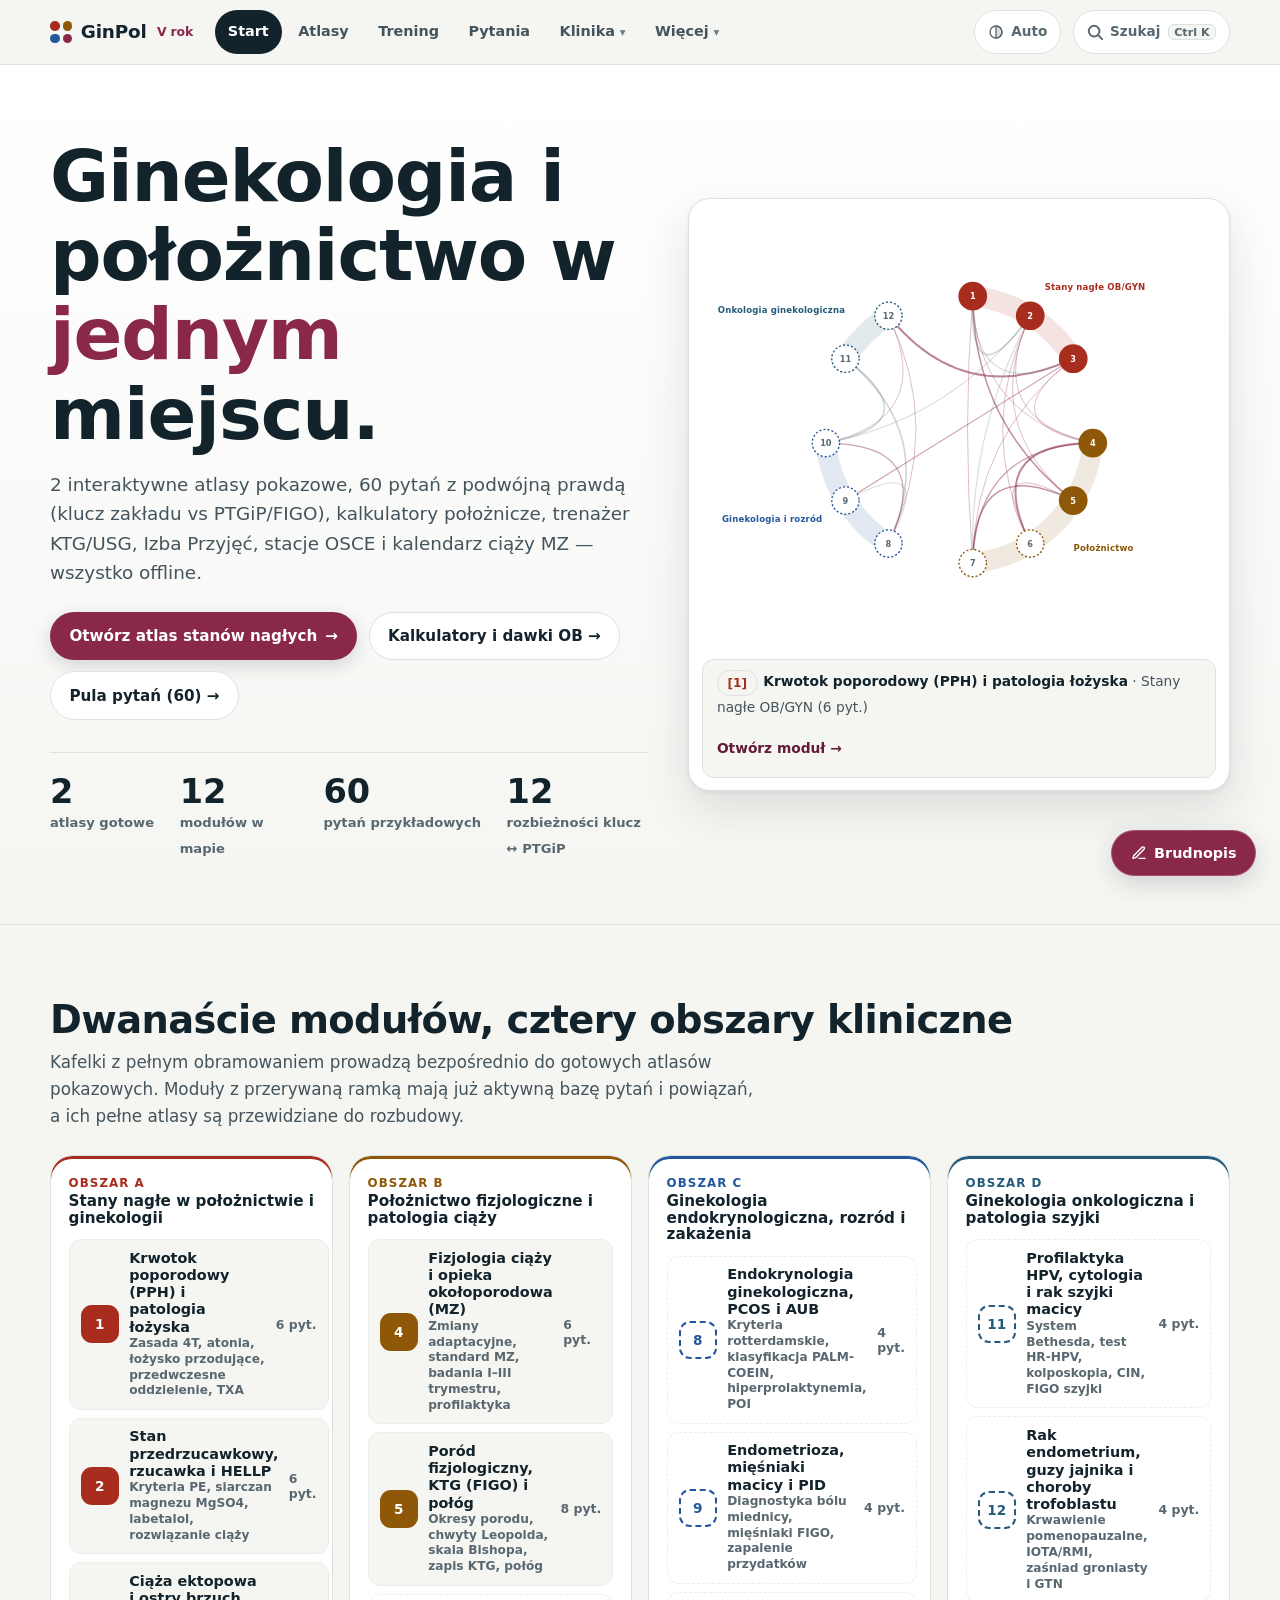
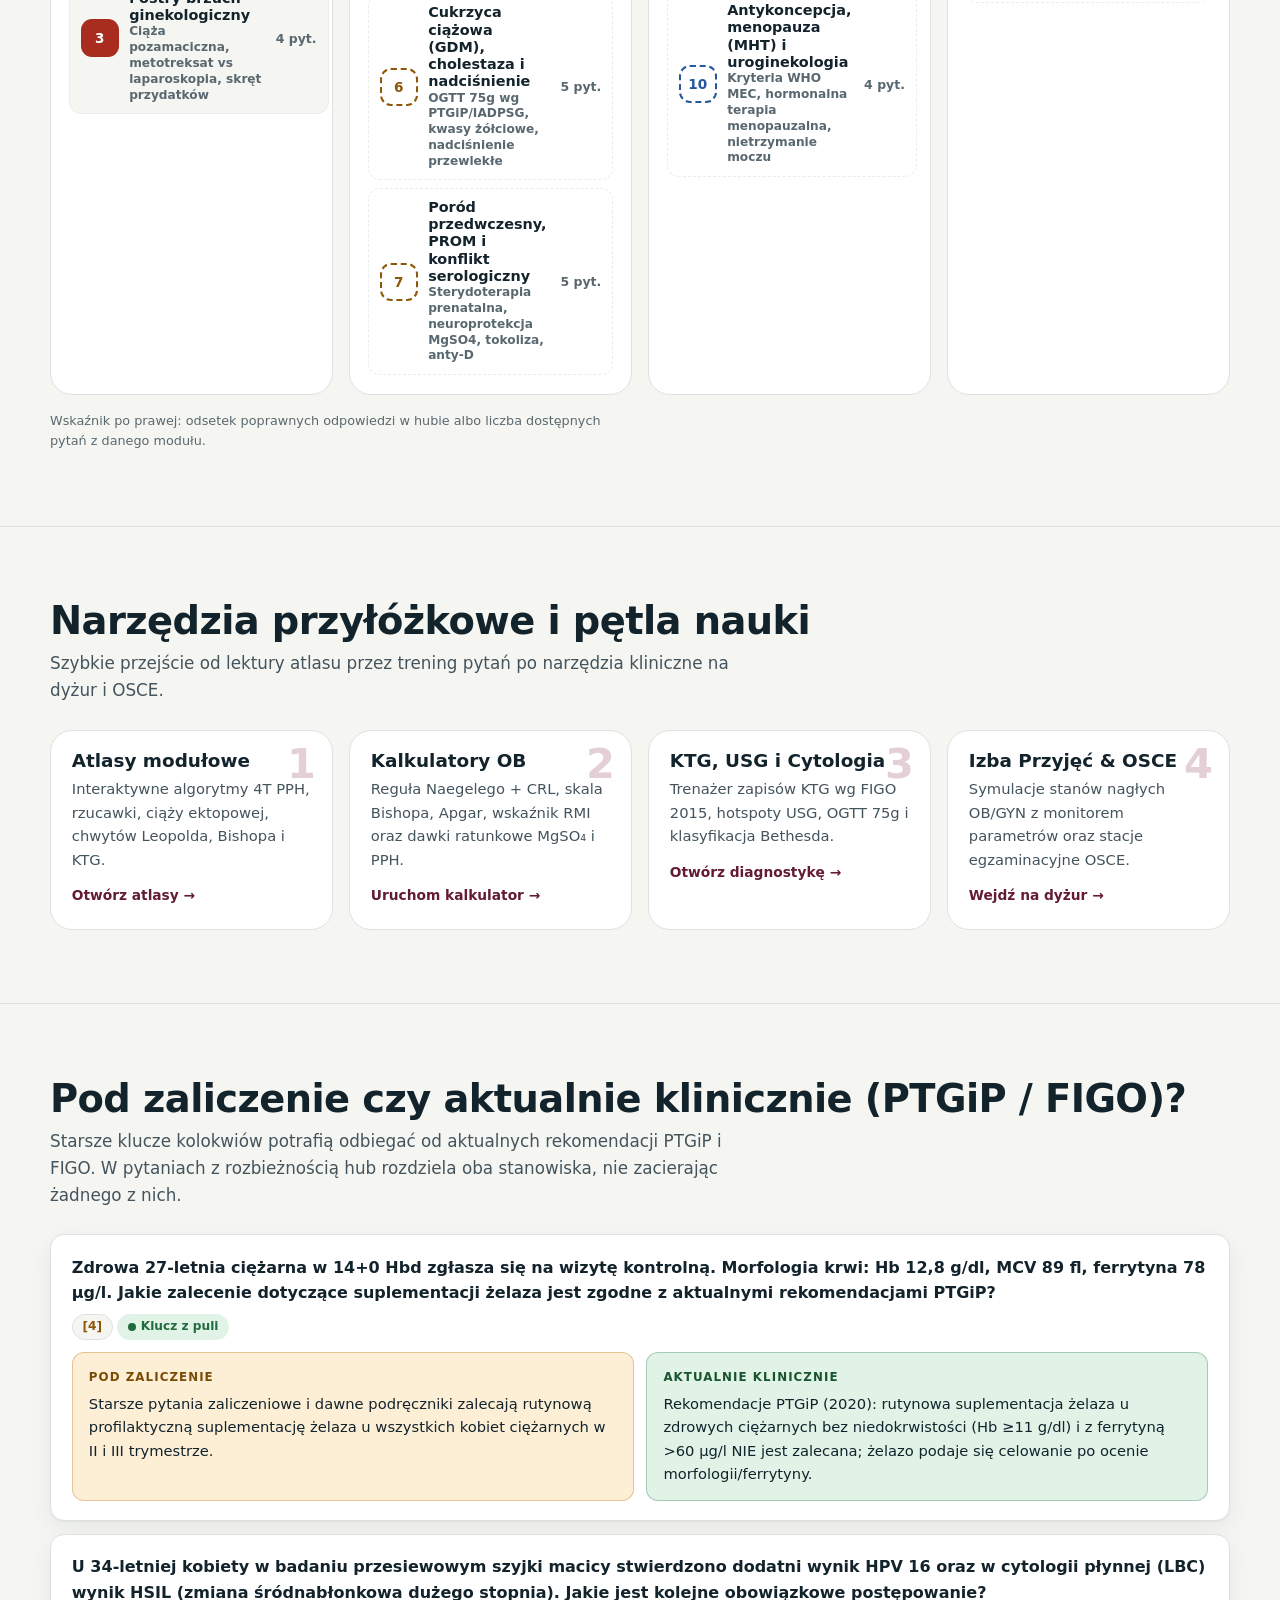
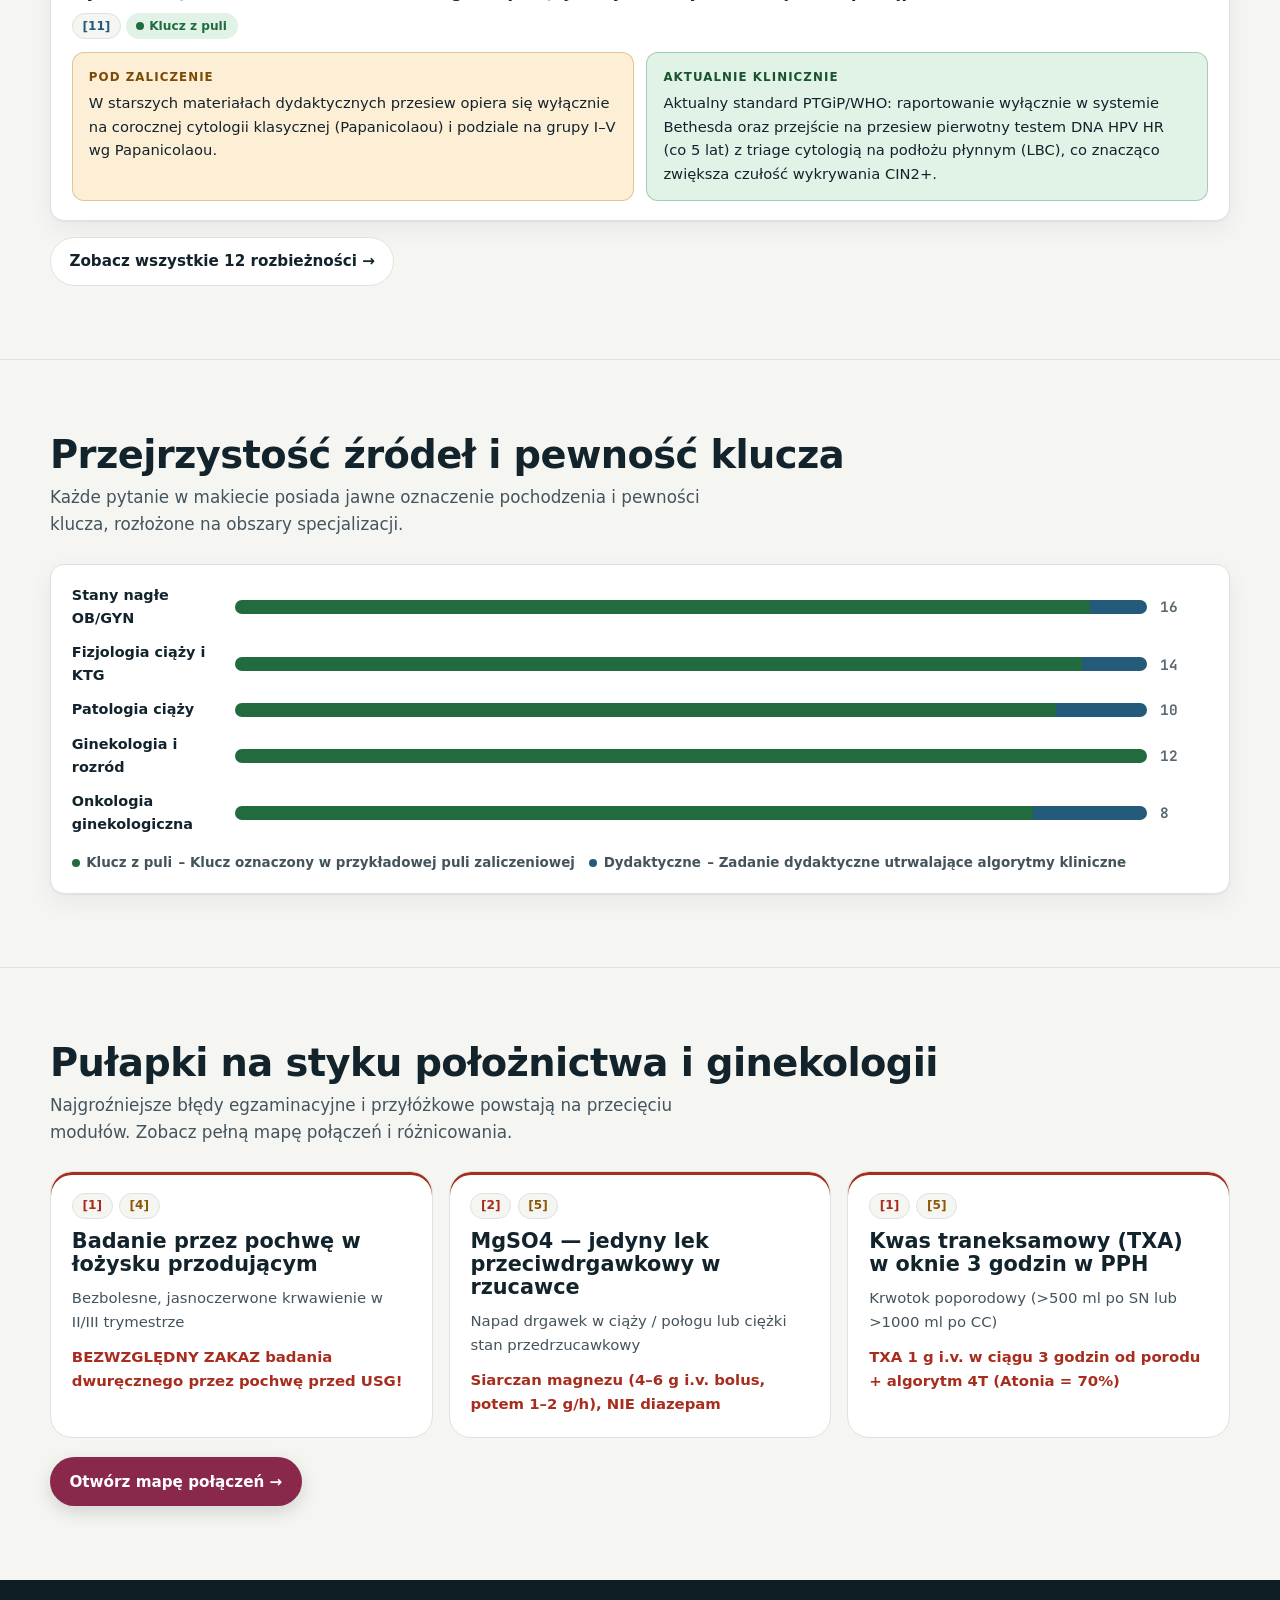
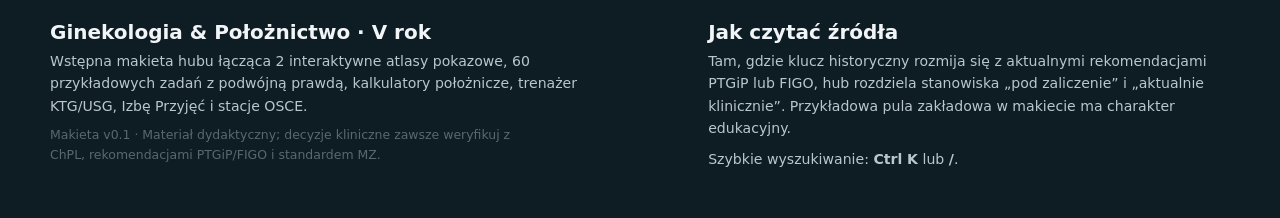
<file: index.html>
<!doctype html>
<html lang="pl">
<head>
<meta charset="utf-8">
<meta name="viewport" content="width=device-width,initial-scale=1,viewport-fit=cover">
<meta name="apple-mobile-web-app-capable" content="yes">
<meta name="apple-mobile-web-app-status-bar-style" content="default">
<meta name="apple-mobile-web-app-title" content="GinPol V">
<title>Ginekologia &amp; Położnictwo V · hub nauki do zaliczenia</title>
<meta name="description" content="Jeden hub łączący atlasy modułowe z ginekologii i położnictwa: czytanie, trening mieszany, baza pytań z podwójną prawdą, kalkulatory położnicze, KTG/USG, Izba Przyjęć, OSCE i kalendarz badań w ciąży.">
<meta name="theme-color" content="#F5F6F2">
<link rel="icon" href="icons/icon.svg" type="image/svg+xml">
<link rel="apple-touch-icon" href="icons/apple-touch-icon.png">
<link rel="manifest" href="manifest.webmanifest">
<link rel="preconnect" href="https://api.fontshare.com">
<link href="https://api.fontshare.com/v2/css?f[]=satoshi@400,500,700&f[]=cabinet-grotesk@700,800&display=swap" rel="stylesheet" crossorigin="anonymous" media="print" onload="this.media='all'"><noscript><link href="https://api.fontshare.com/v2/css?f[]=satoshi@400,500,700&f[]=cabinet-grotesk@700,800&display=swap" rel="stylesheet" crossorigin="anonymous"></noscript>
<link rel="preconnect" href="https://fonts.googleapis.com">
<link rel="preconnect" href="https://fonts.gstatic.com" crossorigin>
<link href="https://fonts.googleapis.com/css2?family=JetBrains+Mono:wght@400;600&display=swap" rel="stylesheet" media="print" onload="this.media='all'"><noscript><link href="https://fonts.googleapis.com/css2?family=JetBrains+Mono:wght@400;600&display=swap" rel="stylesheet"></noscript>
<link rel="stylesheet" href="css/hub.css">
<script>
try{const t=localStorage.getItem('ginpol_hub_theme')||'auto';const bg={dark:'#090C0E',navy:'#111522',moss:'#0F1A15',espresso:'#211B1A',ochre:'#1A1715',purple:'#17151C',ocean:'#0A1924'};const eff=bg[t]?t:(t==='auto'&&window.matchMedia('(prefers-color-scheme: dark)').matches?'dark':'');if(eff){document.documentElement.dataset.theme=eff;const m=document.querySelector('meta[name="theme-color"]');if(m)m.content=bg[eff];}}catch(e){}
</script>
</head>
<body>
<a class="sr" href="#view">Przejdź do treści</a>
<header class="bar">
  <div class="wrap">
    <a class="logo" href="#/" aria-label="Ginekologia i Położnictwo V – strona główna"><i aria-hidden="true"><b></b><b></b><b></b><b></b></i>GinPol<small>V rok</small></a>
    <nav class="nav-wrap" aria-label="Główna nawigacja">
      <ul class="menu" id="menu">
        <li><a href="#/" data-r="start"><svg class="nav-ico" viewBox="0 0 24 24" fill="none" stroke="currentColor" stroke-width="2" stroke-linecap="round" stroke-linejoin="round" aria-hidden="true"><path d="M3 10.5 12 3l9 7.5"/><path d="M5 9.5V20a1 1 0 0 0 1 1h12a1 1 0 0 0 1-1V9.5"/></svg><span>Start</span></a></li>
        <li><a href="#/atlasy" data-r="atlasy"><svg class="nav-ico" viewBox="0 0 24 24" fill="none" stroke="currentColor" stroke-width="2" stroke-linecap="round" stroke-linejoin="round" aria-hidden="true"><path d="M2 4h7a4 4 0 0 1 4 4v12a3 3 0 0 0-3-3H2z"/><path d="M22 4h-7a4 4 0 0 0-4 4v12a3 3 0 0 1 3-3h8z"/></svg><span>Atlasy</span></a></li>
        <li><a href="#/trening" data-r="trening"><svg class="nav-ico" viewBox="0 0 24 24" fill="none" stroke="currentColor" stroke-width="2" stroke-linecap="round" stroke-linejoin="round" aria-hidden="true"><polygon points="13 2 3 14 12 14 11 22 21 10 12 10 13 2"/></svg><span>Trening</span></a></li>
        <li class="nav-hide-mobile"><a href="#/pytania" data-r="pytania"><svg class="nav-ico" viewBox="0 0 24 24" fill="none" stroke="currentColor" stroke-width="2" stroke-linecap="round" stroke-linejoin="round" aria-hidden="true"><path d="M9 11l3 3L22 4"/><path d="M21 12v7a2 2 0 0 1-2 2H5a2 2 0 0 1-2-2V5a2 2 0 0 1 2-2h11"/></svg><span>Pytania</span></a></li>
        <li class="nav-dd" data-group="klinika">
          <button type="button" class="nav-dd-btn" aria-expanded="false" aria-haspopup="true" aria-controls="ddKlinika"><svg class="nav-ico" viewBox="0 0 24 24" fill="none" stroke="currentColor" stroke-width="2" stroke-linecap="round" stroke-linejoin="round" aria-hidden="true"><path d="M12 2v20M2 12h20"/><circle cx="12" cy="12" r="9"/></svg><span>Klinika</span> <span class="caret" aria-hidden="true">▾</span></button>
          <div class="nav-pop" id="ddKlinika" role="menu" hidden>
            <a href="#/pacjent" data-r="pacjent" role="menuitem"><svg class="nav-ico" viewBox="0 0 24 24" fill="none" stroke="currentColor" stroke-width="2" stroke-linecap="round" stroke-linejoin="round" aria-hidden="true"><path d="M12 2v20M2 12h20"/><circle cx="12" cy="12" r="9"/></svg>Izba Przyjęć &amp; OSCE</a>
            <a href="#/kalkulator" data-r="kalkulator" role="menuitem"><svg class="nav-ico" viewBox="0 0 24 24" fill="none" stroke="currentColor" stroke-width="2" stroke-linecap="round" stroke-linejoin="round" aria-hidden="true"><rect x="4" y="2" width="16" height="20" rx="2"/><line x1="8" y1="6" x2="16" y2="6"/><line x1="8" y1="11" x2="10" y2="11"/><line x1="14" y1="11" x2="16" y2="11"/><line x1="8" y1="15" x2="10" y2="15"/><line x1="14" y1="15" x2="16" y2="15"/></svg>Kalkulatory &amp; Dawki OB</a>
            <a href="#/badania" data-r="badania" role="menuitem"><svg class="nav-ico" viewBox="0 0 24 24" fill="none" stroke="currentColor" stroke-width="2" stroke-linecap="round" stroke-linejoin="round" aria-hidden="true"><polyline points="2 12 6 12 9 5 14 19 17 12 22 12"/></svg>KTG, USG &amp; Cytologia</a>
            <a href="#/kalendarz" data-r="kalendarz" role="menuitem"><svg class="nav-ico" viewBox="0 0 24 24" fill="none" stroke="currentColor" stroke-width="2" stroke-linecap="round" stroke-linejoin="round" aria-hidden="true"><rect x="3" y="4" width="18" height="18" rx="2"/><line x1="16" y1="2" x2="16" y2="6"/><line x1="8" y1="2" x2="8" y2="6"/><line x1="3" y1="10" x2="21" y2="10"/></svg>Kalendarz badań w ciąży</a>
          </div>
        </li>
        <li class="nav-dd" data-group="wiecej">
          <button type="button" class="nav-dd-btn" aria-expanded="false" aria-haspopup="true" aria-controls="ddWiecej"><svg class="nav-ico" viewBox="0 0 24 24" fill="none" stroke="currentColor" stroke-width="2" stroke-linecap="round" stroke-linejoin="round" aria-hidden="true"><rect x="3" y="3" width="7" height="7" rx="1"/><rect x="14" y="3" width="7" height="7" rx="1"/><rect x="3" y="14" width="7" height="7" rx="1"/><rect x="14" y="14" width="7" height="7" rx="1"/></svg><span>Więcej</span> <span class="caret" aria-hidden="true">▾</span></button>
          <div class="nav-pop" id="ddWiecej" role="menu" hidden>
            <a href="#/pytania" data-r="pytania" role="menuitem" class="only-mobile-dd"><svg class="nav-ico" viewBox="0 0 24 24" fill="none" stroke="currentColor" stroke-width="2" stroke-linecap="round" stroke-linejoin="round" aria-hidden="true"><path d="M9 11l3 3L22 4"/><path d="M21 12v7a2 2 0 0 1-2 2H5a2 2 0 0 1-2-2V5a2 2 0 0 1 2-2h11"/></svg>Baza pytań</a>
            <a href="#/egzamin" data-r="egzamin" role="menuitem"><svg class="nav-ico" viewBox="0 0 24 24" fill="none" stroke="currentColor" stroke-width="2" stroke-linecap="round" stroke-linejoin="round" aria-hidden="true"><circle cx="12" cy="13" r="8"/><path d="M12 9v4l2.5 2.5"/><path d="M9 2h6"/></svg>Egzamin próbny</a>
            <a href="#/polaczenia" data-r="polaczenia" role="menuitem"><svg class="nav-ico" viewBox="0 0 24 24" fill="none" stroke="currentColor" stroke-width="2" stroke-linecap="round" stroke-linejoin="round" aria-hidden="true"><circle cx="6" cy="6" r="3"/><circle cx="18" cy="18" r="3"/><path d="M8.5 8.5 15.5 15.5"/><circle cx="18" cy="6" r="3"/><path d="M9 6h6"/></svg>Mapa połączeń i pułapek</a>
            <a href="#/graf" data-r="graf" role="menuitem"><svg class="nav-ico" viewBox="0 0 24 24" fill="none" stroke="currentColor" stroke-width="2" stroke-linecap="round" stroke-linejoin="round" aria-hidden="true"><circle cx="12" cy="5" r="2.5"/><circle cx="5" cy="18" r="2.5"/><circle cx="19" cy="18" r="2.5"/><path d="M10.7 7.2 6.3 15.8M13.3 7.2l4.4 8.6M7.5 18h9"/></svg>Graf wiedzy</a>
            <a href="#/notatki" data-r="notatki" role="menuitem"><svg class="nav-ico" viewBox="0 0 24 24" fill="none" stroke="currentColor" stroke-width="2" stroke-linecap="round" stroke-linejoin="round" aria-hidden="true"><path d="M14 2H6a2 2 0 0 0-2 2v16a2 2 0 0 0 2 2h12a2 2 0 0 0 2-2V8z"/><polyline points="14 2 14 8 20 8"/><line x1="8" y1="13" x2="16" y2="13"/><line x1="8" y1="17" x2="13" y2="17"/></svg>Notatki Markdown</a>
            <a href="#/postep" data-r="postep" role="menuitem"><svg class="nav-ico" viewBox="0 0 24 24" fill="none" stroke="currentColor" stroke-width="2" stroke-linecap="round" stroke-linejoin="round" aria-hidden="true"><line x1="18" y1="20" x2="18" y2="10"/><line x1="12" y1="20" x2="12" y2="4"/><line x1="6" y1="20" x2="6" y2="14"/></svg>Postęp i historia</a>
          </div>
        </li>
      </ul>
    </nav>
    <button type="button" class="pwa-install" id="btnInstall" aria-label="Zainstaluj aplikację" style="display:none"><svg width="15" height="15" viewBox="0 0 24 24" fill="none" stroke="currentColor" stroke-width="2.4" stroke-linecap="round" stroke-linejoin="round" aria-hidden="true"><path d="M21 15v4a2 2 0 0 1-2 2H5a2 2 0 0 1-2-2v-4"/><polyline points="7 10 12 15 17 10"/><line x1="12" y1="15" x2="12" y2="3"/></svg><span class="lbl">Zainstaluj</span></button>
    <button type="button" class="srch btn-theme" id="btnTheme" aria-label="Zmień motyw" title="Motyw: Auto (systemowy)"><span class="ico" id="themeIcon" aria-hidden="true"><svg class="nav-ico" viewBox="0 0 24 24" fill="none" stroke="currentColor" stroke-width="2" stroke-linecap="round" stroke-linejoin="round"><circle cx="12" cy="12" r="4"/><path d="M12 2v2M12 20v2M4.93 4.93l1.41 1.41M17.66 17.66l1.41 1.41M2 12h2M20 12h2M6.34 17.66l-1.41 1.41M19.07 4.93l-1.41 1.41"/></svg></span><span class="lbl" id="themeLabel">Auto</span></button>
    <button type="button" class="srch" id="openPal" aria-label="Szukaj w całym hubie"><svg width="16" height="16" viewBox="0 0 18 18" fill="none" stroke="currentColor" stroke-width="2.2" stroke-linecap="round" aria-hidden="true"><circle cx="8" cy="8" r="6"/><path d="m13 13 4 4"/></svg><span class="lbl">Szukaj</span><kbd>Ctrl K</kbd></button>
  </div>
</header>
<main id="view" tabindex="-1"></main>
<footer class="ft" id="ft"></footer>
<dialog class="pal" id="pal" aria-label="Szukaj w hubie">
  <div class="pal-head">
    <input id="palIn" type="search" role="combobox" aria-autocomplete="list" aria-controls="palList" aria-expanded="false" placeholder="Szukaj modułu, sekcji atlasu, skali lub pytania…" autocomplete="off" aria-label="Szukaj">
    <button type="button" class="pal-close" id="palClose" aria-label="Zamknij wyszukiwarkę"><svg class="nav-ico" viewBox="0 0 24 24" fill="none" stroke="currentColor" stroke-width="2" stroke-linecap="round" stroke-linejoin="round" aria-hidden="true"><line x1="18" y1="6" x2="6" y2="18"/><line x1="6" y1="6" x2="18" y2="18"/></svg></button>
  </div>
  <ul id="palList" role="listbox"></ul>
</dialog>
<div class="toast" id="toast" role="status" aria-live="polite"></div>

<!-- Podręczny notatnik (Quick Notes Drawer & FAB) -->
<button type="button" class="fab-notes" id="btnQuickNotes" aria-label="Otwórz szybki brudnopis" aria-expanded="false" aria-controls="notesDrawer" title="Szybki brudnopis (Markdown)">
  <svg class="nav-ico" viewBox="0 0 24 24" fill="none" stroke="currentColor" stroke-width="2.1" stroke-linecap="round" stroke-linejoin="round" aria-hidden="true"><path d="M12 20h9"/><path d="M16.5 3.5a2.12 2.12 0 1 1 3 3L7 19l-4 1 1-4Z"/></svg>
  <span class="fab-label">Brudnopis</span>
</button>

<aside class="drawer-notes" id="notesDrawer" aria-label="Szybki notatnik Markdown" hidden>
  <div class="drawer-header">
    <div class="drawer-title">
      <span>Szybki brudnopis</span>
      <span class="chip-sm" id="scratchSavedStatus">Zapisano</span>
    </div>
    <div class="drawer-actions">
      <a href="#/notatki" class="btn-icon" id="drawerOpenFull" aria-label="Otwórz pełny notatnik" title="Otwórz pełny notatnik"><svg class="nav-ico" viewBox="0 0 24 24" fill="none" stroke="currentColor" stroke-width="2" stroke-linecap="round" stroke-linejoin="round" aria-hidden="true"><path d="M15 3h6v6"/><path d="M10 14 21 3"/><path d="M18 13v6a2 2 0 0 1-2 2H5a2 2 0 0 1-2-2V8a2 2 0 0 1 2-2h6"/></svg></a>
      <button type="button" class="btn-icon" id="drawerClose" aria-label="Zamknij brudnopis"><svg class="nav-ico" viewBox="0 0 24 24" fill="none" stroke="currentColor" stroke-width="2" stroke-linecap="round" stroke-linejoin="round" aria-hidden="true"><line x1="18" y1="6" x2="6" y2="18"/><line x1="6" y1="6" x2="18" y2="18"/></svg></button>
    </div>
  </div>
  <div class="drawer-toolbar">
    <button type="button" data-md="b" aria-label="Pogrubienie (Ctrl+B)" title="Pogrubienie (Ctrl+B)"><b>B</b></button>
    <button type="button" data-md="i" aria-label="Kursywa (Ctrl+I)" title="Kursywa (Ctrl+I)"><i>I</i></button>
    <button type="button" data-md="h2" aria-label="Nagłówek H2" title="Nagłówek">H2</button>
    <button type="button" data-md="list" aria-label="Lista punktowana" title="Lista punktowana"><svg class="nav-ico" viewBox="0 0 24 24" fill="none" stroke="currentColor" stroke-width="2" stroke-linecap="round" stroke-linejoin="round" aria-hidden="true"><line x1="8" y1="6" x2="21" y2="6"/><line x1="8" y1="12" x2="21" y2="12"/><line x1="8" y1="18" x2="21" y2="18"/><line x1="3" y1="6" x2="3.01" y2="6"/><line x1="3" y1="12" x2="3.01" y2="12"/><line x1="3" y1="18" x2="3.01" y2="18"/></svg></button>
    <button type="button" data-md="check" aria-label="Lista zadań" title="Lista zadań"><svg class="nav-ico" viewBox="0 0 24 24" fill="none" stroke="currentColor" stroke-width="2" stroke-linecap="round" stroke-linejoin="round" aria-hidden="true"><polyline points="9 11 12 14 22 4"/><path d="M21 12v7a2 2 0 0 1-2 2H5a2 2 0 0 1-2-2V5a2 2 0 0 1 2-2h11"/></svg></button>
    <button type="button" data-md="table" aria-label="Tabela Markdown" title="Tabela"><svg class="nav-ico" viewBox="0 0 24 24" fill="none" stroke="currentColor" stroke-width="2" stroke-linecap="round" stroke-linejoin="round" aria-hidden="true"><rect x="3" y="3" width="18" height="18" rx="2"/><line x1="3" y1="9" x2="21" y2="9"/><line x1="3" y1="15" x2="21" y2="15"/><line x1="9" y1="3" x2="9" y2="21"/><line x1="15" y1="3" x2="15" y2="21"/></svg></button>
    <div style="flex:1"></div>
    <button type="button" id="drawerToggleMode" class="btn-sm-text">Podgląd</button>
  </div>
  <div class="drawer-body">
    <textarea id="drawerInput" aria-label="Brudnopis Markdown" placeholder="Szybkie notatki, dawki MgSO4/PPH, kryteria KTG, pułapki egzaminacyjne (Markdown)..."></textarea>
    <div id="drawerPreview" class="md-preview" hidden></div>
  </div>
  <div class="drawer-footer">
    <button type="button" class="btn sec sm" id="drawerSaveAsNote">Zapisz do notatek</button>
    <button type="button" class="btn sec sm" id="drawerClear" style="color:var(--red)">Wyczyść</button>
  </div>
</aside>

<dialog id="confirmModal" class="confirm-dlg" aria-labelledby="confirmTitle" aria-describedby="confirmDesc">
  <div class="confirm-dlg-inner">
    <h3 id="confirmTitle" class="confirm-dlg-title">Potwierdź akcję</h3>
    <p id="confirmDesc" class="confirm-dlg-desc"></p>
    <div class="confirm-dlg-acts">
      <button type="button" class="btn sec sm" id="confirmCancel">Anuluj</button>
      <button type="button" class="btn pri sm" id="confirmOk">Potwierdź</button>
    </div>
  </div>
</dialog>

<script defer src="js/meta.js"></script>
<script defer src="js/questions.js"></script>
<script defer src="js/questions_zaklad.js"></script>
<script defer src="js/logic.js"></script>
<script defer src="js/clinical-calc.js"></script>
<script defer src="js/clinical-patient.js"></script>
<script defer src="js/clinical-osce.js"></script>
<script defer src="js/clinical-diagnostics.js"></script>
<script defer src="js/app.js"></script>
</body>
</html>
</file>
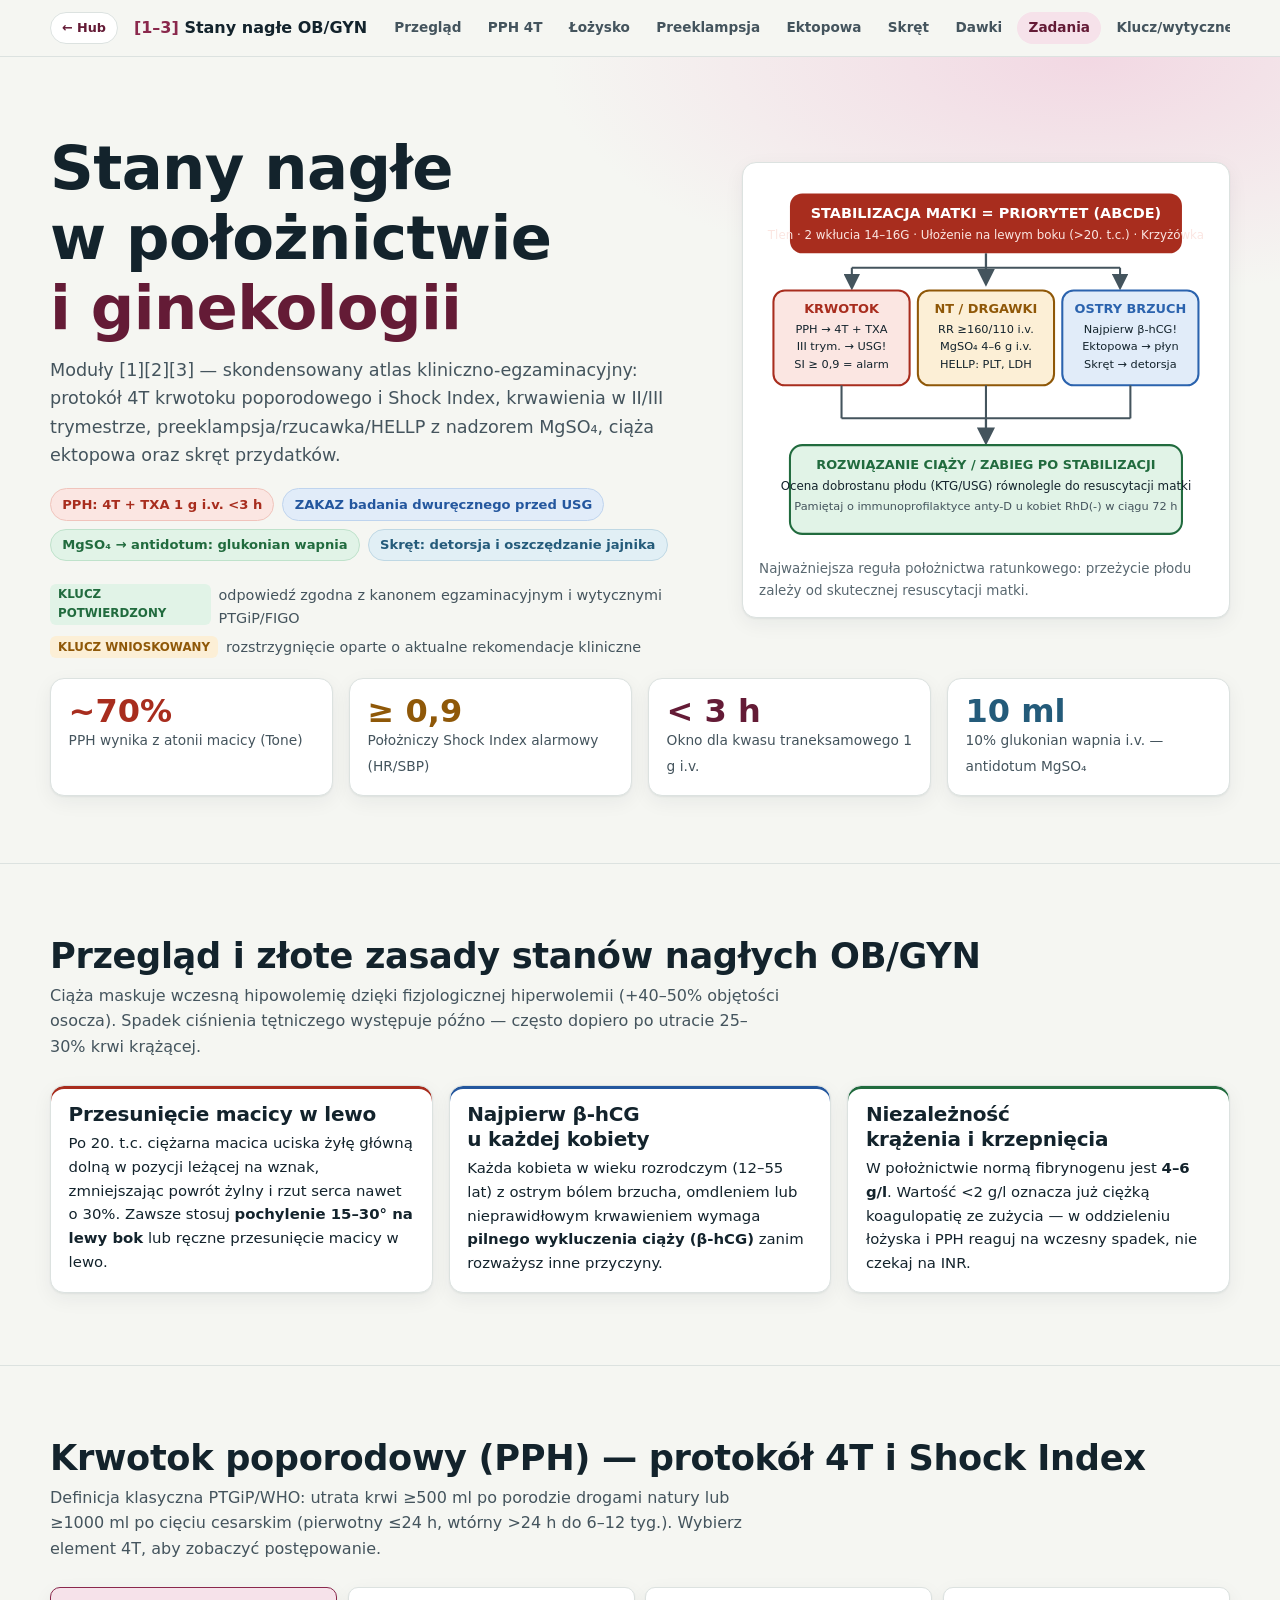
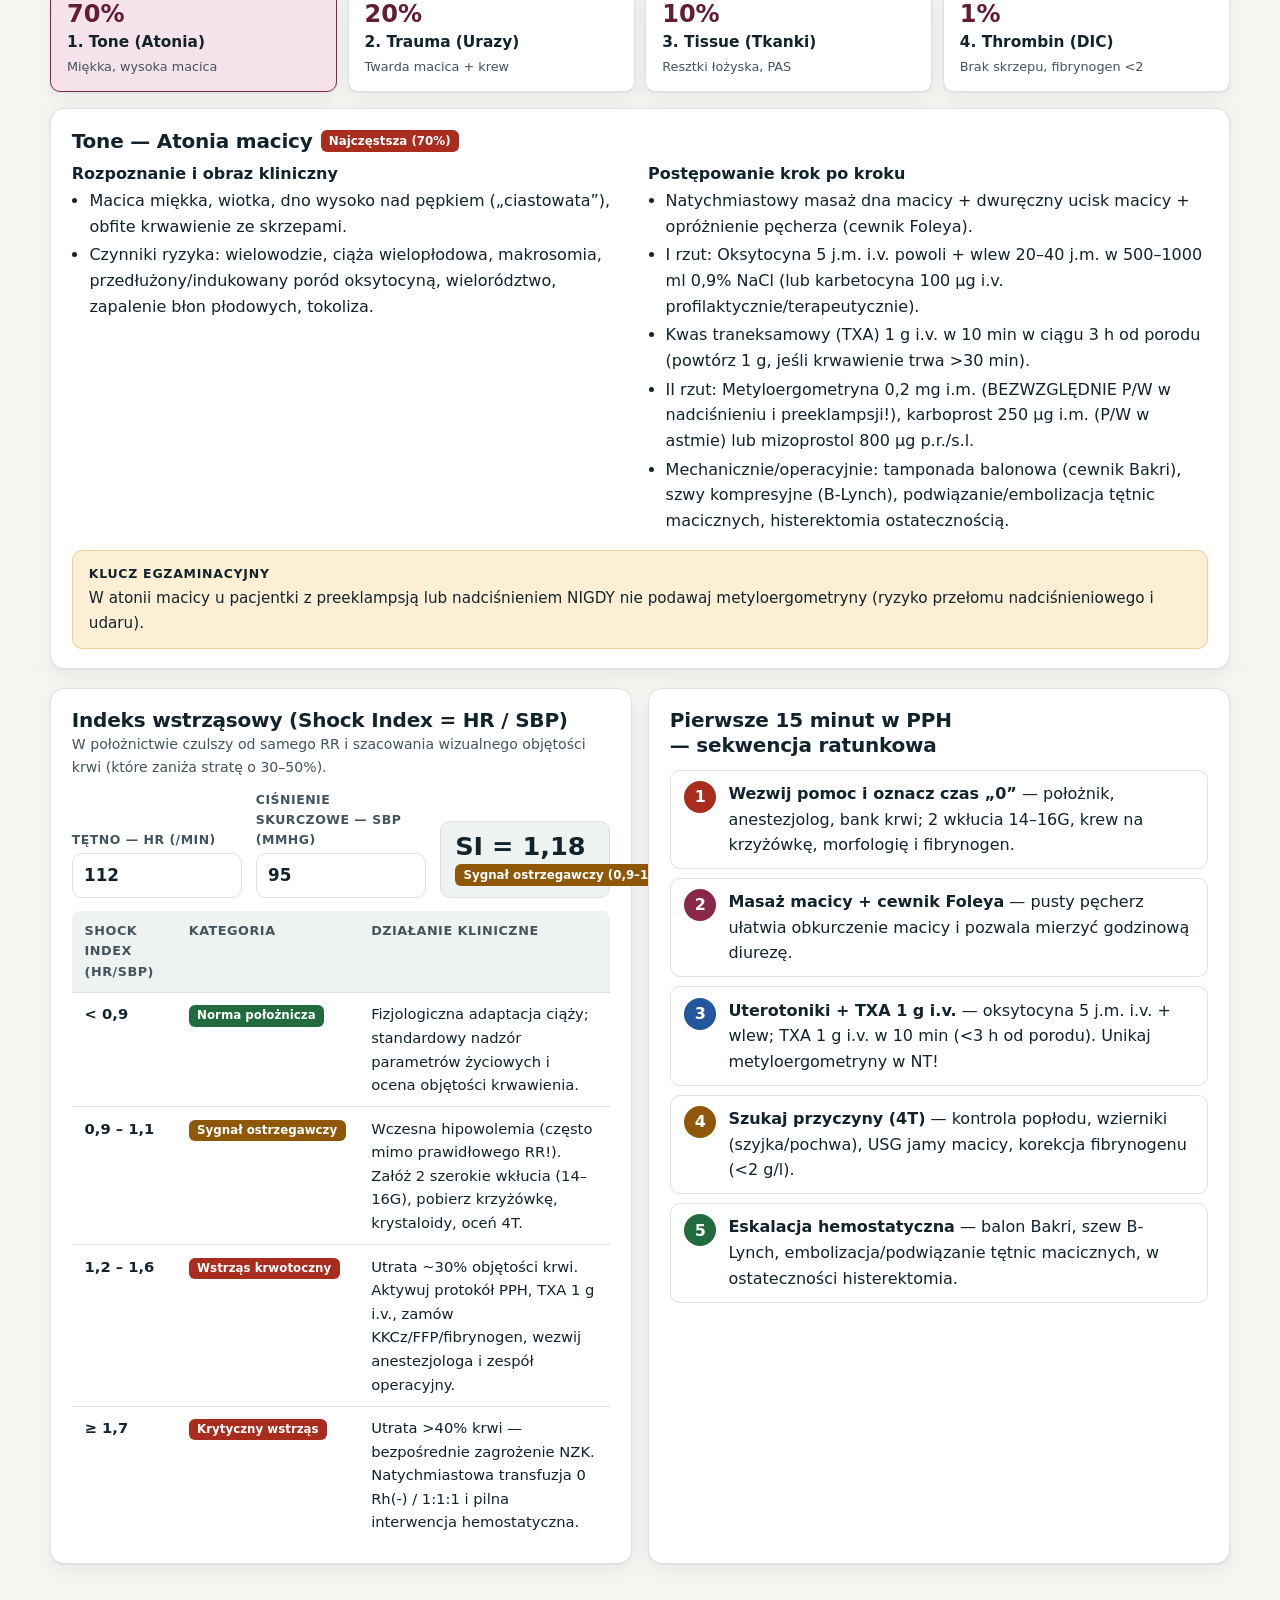
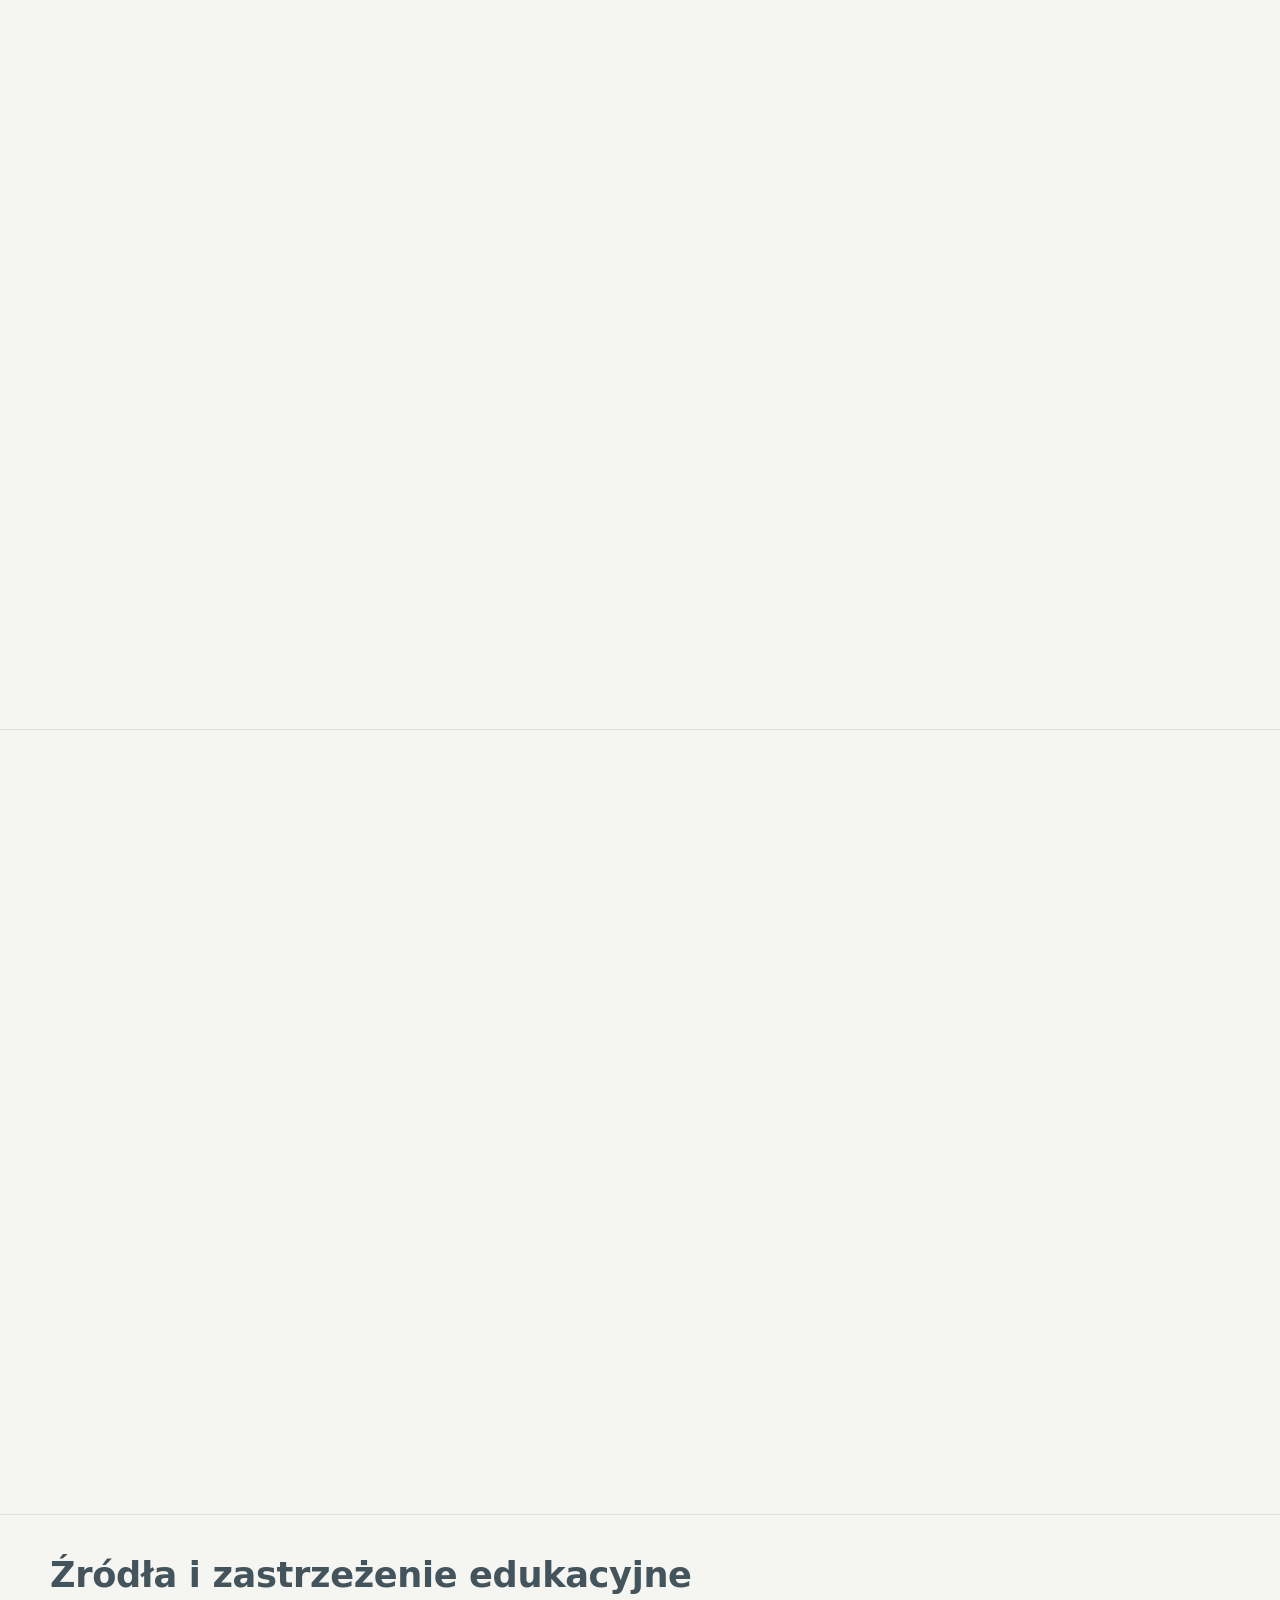
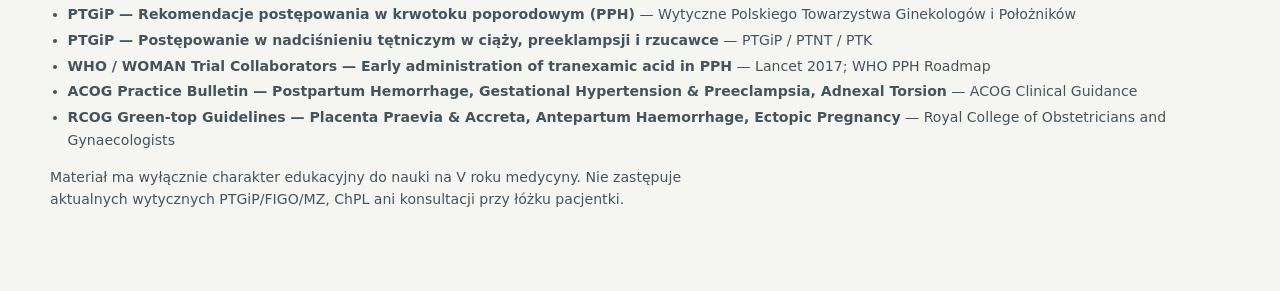
<file: atlasy/modul-1-stany-nagle-poloznicze/index.html>
<!DOCTYPE html>
<html lang="pl">
<head>
<script>
(function(){
  var DARK={dark:1,navy:1,moss:1,espresso:1,ochre:1,purple:1,ocean:1};
  function applyTheme(t){
    var eff=DARK[t]?t:(t==='auto'&&window.matchMedia('(prefers-color-scheme: dark)').matches?'dark':'');
    if(eff)document.documentElement.dataset.theme=eff;
    else delete document.documentElement.dataset.theme;
  }
  try{
    if(window.self!==window.top)document.documentElement.classList.add('hub-embedded');
    applyTheme(localStorage.getItem('ginpol_hub_theme')||'auto');
  }catch(e){}
  window.addEventListener('storage',function(e){
    if(e.key==='ginpol_hub_theme')applyTheme(e.newValue||'auto');
  });
  window.addEventListener('message',function(e){
    if(e.data&&e.data.type==='SET_THEME')applyTheme(e.data.theme||'light');
  });
})();
</script>
<meta charset="utf-8">
<meta name="viewport" content="width=device-width,initial-scale=1,viewport-fit=cover">
<title>[1–3] Stany nagłe w położnictwie i ginekologii — atlas kliniczny</title>
<link rel="preconnect" href="https://api.fontshare.com">
<link href="https://api.fontshare.com/v2/css?f[]=satoshi@400,500,700&f[]=cabinet-grotesk@700,800&display=swap" rel="stylesheet" crossorigin="anonymous" media="print" onload="this.media='all'"><noscript><link href="https://api.fontshare.com/v2/css?f[]=satoshi@400,500,700&f[]=cabinet-grotesk@700,800&display=swap" rel="stylesheet" crossorigin="anonymous"></noscript>
<link rel="stylesheet" href="../atlas-base.css">
<link rel="stylesheet" href="style.css">
<link rel="stylesheet" href="../atlas-mobile.css">
</head>
<body>
<nav class="nav" aria-label="Nawigacja sekcji atlasu"><div class="wrap">
  <a class="hub-back" href="../../index.html#/atlasy">← Hub</a>
  <div class="brand"><b>[1–3]</b> <span>Stany nagłe OB/GYN</span></div>
  <ul id="navlist">
    <li><a href="#przeglad">Przegląd</a></li>
    <li><a href="#pph">PPH 4T</a></li>
    <li><a href="#lozysko">Łożysko</a></li>
    <li><a href="#preeklampsja">Preeklampsja</a></li>
    <li><a href="#ektopowa">Ektopowa</a></li>
    <li><a href="#skret">Skręt</a></li>
    <li><a href="#dawki">Dawki</a></li>
    <li><a href="#zadania">Zadania</a></li>
    <li><a href="#klucz">Klucz/wytyczne</a></li>
    <li><a href="#pulapki">Pułapki</a></li>
  </ul>
</div></nav>

<header class="hero"><div class="wrap grid">
  <div>
    <h1>Stany nagłe w położnictwie<br><span>i ginekologii</span></h1>
    <p class="sub">Moduły [1][2][3] — skondensowany atlas kliniczno-egzaminacyjny: protokół 4T krwotoku poporodowego i Shock Index, krwawienia w II/III trymestrze, preeklampsja/rzucawka/HELLP z nadzorem MgSO₄, ciąża ektopowa oraz skręt przydatków.</p>
    <div class="chips">
      <span class="chip s">PPH: 4T + TXA 1 g i.v. &lt;3 h</span>
      <span class="chip i">ZAKAZ badania dwuręcznego przed USG</span>
      <span class="chip e">MgSO₄ → antidotum: glukonian wapnia</span>
      <span class="chip f">Skręt: detorsja i oszczędzanie jajnika</span>
    </div>
    <div class="legend">
      <div><span class="kb src">KLUCZ POTWIERDZONY</span> odpowiedź zgodna z kanonem egzaminacyjnym i wytycznymi PTGiP/FIGO</div>
      <div><span class="kb inf">KLUCZ WNIOSKOWANY</span> rozstrzygnięcie oparte o aktualne rekomendacje kliniczne</div>
    </div>
  </div>
  <figure class="fig" aria-label="Schemat szybkiego triażu w stanach nagłych OB/GYN">
    <svg viewBox="0 0 440 360" role="img" aria-label="Schemat ABCDE i kierunków działania w stanach nagłych położniczo-ginekologicznych">
      <defs>
        <marker id="arr1" markerWidth="8" markerHeight="8" refX="6" refY="4" orient="auto">
          <path d="M0,0 L8,4 L0,8 Z" fill="#44545D"/>
        </marker>
      </defs>
      <rect x="30" y="14" width="380" height="58" rx="12" fill="#A82D1E"/>
      <text x="220" y="38" text-anchor="middle" font-size="14" font-weight="800" fill="#FFFFFF">STABILIZACJA MATKI = PRIORYTET (ABCDE)</text>
      <text x="220" y="58" text-anchor="middle" font-size="11.5" fill="#FBE6E2">Tlen · 2 wkłucia 14–16G · Ułożenie na lewym boku (&gt;20. t.c.) · Krzyżówka</text>

      <line x1="220" y1="72" x2="220" y2="100" stroke="#44545D" stroke-width="2.2" marker-end="url(#arr1)"/>
      <line x1="90" y1="86" x2="350" y2="86" stroke="#44545D" stroke-width="2"/>
      <line x1="90" y1="86" x2="90" y2="104" stroke="#44545D" stroke-width="2" marker-end="url(#arr1)"/>
      <line x1="350" y1="86" x2="350" y2="104" stroke="#44545D" stroke-width="2" marker-end="url(#arr1)"/>

      <rect x="14" y="108" width="132" height="92" rx="11" fill="#FBE6E2" stroke="#A82D1E" stroke-width="2"/>
      <text x="80" y="130" text-anchor="middle" font-size="12.5" font-weight="800" fill="#A82D1E">KRWOTOK</text>
      <text x="80" y="149" text-anchor="middle" font-size="11" fill="#13232C">PPH → 4T + TXA</text>
      <text x="80" y="166" text-anchor="middle" font-size="11" fill="#13232C">III trym. → USG!</text>
      <text x="80" y="183" text-anchor="middle" font-size="11" fill="#13232C">SI ≥ 0,9 = alarm</text>

      <rect x="154" y="108" width="132" height="92" rx="11" fill="#FCEFD6" stroke="#8F5808" stroke-width="2"/>
      <text x="220" y="130" text-anchor="middle" font-size="12.5" font-weight="800" fill="#8F5808">NT / DRGAWKI</text>
      <text x="220" y="149" text-anchor="middle" font-size="11" fill="#13232C">RR ≥160/110 i.v.</text>
      <text x="220" y="166" text-anchor="middle" font-size="11" fill="#13232C">MgSO₄ 4–6 g i.v.</text>
      <text x="220" y="183" text-anchor="middle" font-size="11" fill="#13232C">HELLP: PLT, LDH</text>

      <rect x="294" y="108" width="132" height="92" rx="11" fill="#E1ECF9" stroke="#2B63AE" stroke-width="2"/>
      <text x="360" y="130" text-anchor="middle" font-size="12.5" font-weight="800" fill="#2B63AE">OSTRY BRZUCH</text>
      <text x="360" y="149" text-anchor="middle" font-size="11" fill="#13232C">Najpierw β-hCG!</text>
      <text x="360" y="166" text-anchor="middle" font-size="11" fill="#13232C">Ektopowa → płyn</text>
      <text x="360" y="183" text-anchor="middle" font-size="11" fill="#13232C">Skręt → detorsja</text>

      <line x1="80" y1="200" x2="80" y2="232" stroke="#44545D" stroke-width="2"/>
      <line x1="220" y1="200" x2="220" y2="232" stroke="#44545D" stroke-width="2"/>
      <line x1="360" y1="200" x2="360" y2="232" stroke="#44545D" stroke-width="2"/>
      <line x1="80" y1="232" x2="360" y2="232" stroke="#44545D" stroke-width="2"/>
      <line x1="220" y1="232" x2="220" y2="254" stroke="#44545D" stroke-width="2.2" marker-end="url(#arr1)"/>

      <rect x="30" y="258" width="380" height="86" rx="12" fill="#E1F3E7" stroke="#216B3E" stroke-width="2"/>
      <text x="220" y="281" text-anchor="middle" font-size="12.5" font-weight="800" fill="#216B3E">ROZWIĄZANIE CIĄŻY / ZABIEG PO STABILIZACJI</text>
      <text x="220" y="301" text-anchor="middle" font-size="11.5" fill="#13232C">Ocena dobrostanu płodu (KTG/USG) równolegle do resuscytacji matki</text>
      <text x="220" y="321" text-anchor="middle" font-size="11" fill="#44545D">Pamiętaj o immunoprofilaktyce anty-D u kobiet RhD(-) w ciągu 72 h</text>
    </svg>
    <figcaption>Najważniejsza reguła położnictwa ratunkowego: przeżycie płodu zależy od skutecznej resuscytacji matki.</figcaption>
  </figure>
</div>
<div class="wrap">
  <div class="kpis">
    <div class="kpi r"><b>~70%</b><span>PPH wynika z atonii macicy (Tone)</span></div>
    <div class="kpi a"><b>≥ 0,9</b><span>Położniczy Shock Index alarmowy (HR/SBP)</span></div>
    <div class="kpi"><b>&lt; 3 h</b><span>Okno dla kwasu traneksamowego 1 g i.v.</span></div>
    <div class="kpi v"><b>10 ml</b><span>10% glukonian wapnia i.v. — antidotum MgSO₄</span></div>
  </div>
</div></header>

<main>
<!-- ============ PRZEGLĄD ============ -->
<section id="przeglad"><div class="wrap">
  <h2>Przegląd i złote zasady stanów nagłych OB/GYN</h2>
  <p class="lead">Ciąża maskuje wczesną hipowolemię dzięki fizjologicznej hiperwolemii (+40–50% objętości osocza). Spadek ciśnienia tętniczego występuje późno — często dopiero po utracie 25–30% krwi krążącej.</p>
  <div class="grid3">
    <div class="tcard r">
      <h3>Przesunięcie macicy w lewo</h3>
      <p>Po 20. t.c. ciężarna macica uciska żyłę główną dolną w pozycji leżącej na wznak, zmniejszając powrót żylny i rzut serca nawet o 30%. Zawsze stosuj <b>pochylenie 15–30° na lewy bok</b> lub ręczne przesunięcie macicy w lewo.</p>
    </div>
    <div class="tcard b">
      <h3>Najpierw β-hCG u każdej kobiety</h3>
      <p>Każda kobieta w wieku rozrodczym (12–55 lat) z ostrym bólem brzucha, omdleniem lub nieprawidłowym krwawieniem wymaga <b>pilnego wykluczenia ciąży (β-hCG)</b> zanim rozważysz inne przyczyny.</p>
    </div>
    <div class="tcard g">
      <h3>Niezależność krążenia i krzepnięcia</h3>
      <p>W położnictwie normą fibrynogenu jest <b>4–6 g/l</b>. Wartość &lt;2 g/l oznacza już ciężką koagulopatię ze zużycia — w oddzieleniu łożyska i PPH reaguj na wczesny spadek, nie czekaj na INR.</p>
    </div>
  </div>
</div></section>

<!-- ============ PPH ============ -->
<section id="pph"><div class="wrap">
  <h2>Krwotok poporodowy (PPH) — protokół 4T i Shock Index</h2>
  <p class="lead">Definicja klasyczna PTGiP/WHO: utrata krwi ≥500 ml po porodzie drogami natury lub ≥1000 ml po cięciu cesarskim (pierwotny ≤24 h, wtórny &gt;24 h do 6–12 tyg.). Wybierz element 4T, aby zobaczyć postępowanie.</p>

  <div class="t4-grid" id="t4Tabs" role="tablist" aria-label="Przyczyny PPH 4T">
    <button class="t4-btn" role="tab" aria-selected="true" data-t4="tone">
      <span class="t4-pct">70%</span>
      <strong>1. Tone (Atonia)</strong>
      <small>Miękka, wysoka macica</small>
    </button>
    <button class="t4-btn" role="tab" aria-selected="false" data-t4="trauma">
      <span class="t4-pct">20%</span>
      <strong>2. Trauma (Urazy)</strong>
      <small>Twarda macica + krew</small>
    </button>
    <button class="t4-btn" role="tab" aria-selected="false" data-t4="tissue">
      <span class="t4-pct">10%</span>
      <strong>3. Tissue (Tkanki)</strong>
      <small>Resztki łożyska, PAS</small>
    </button>
    <button class="t4-btn" role="tab" aria-selected="false" data-t4="thrombin">
      <span class="t4-pct">1%</span>
      <strong>4. Thrombin (DIC)</strong>
      <small>Brak skrzepu, fibrynogen &lt;2</small>
    </button>
  </div>
  <div class="card" id="t4Panel" role="tabpanel"></div>

  <div class="grid2" style="margin-top:1.2rem">
    <div class="card">
      <h3>Indeks wstrząsowy (Shock Index = HR / SBP)</h3>
      <p class="small">W położnictwie czulszy od samego RR i szacowania wizualnego objętości krwi (które zaniża stratę o 30–50%).</p>
      <div class="si-calc">
        <label>Tętno — HR (/min)<input type="number" id="siHr" value="112" min="40" max="220"></label>
        <label>Ciśnienie skurczowe — SBP (mmHg)<input type="number" id="siSbp" value="95" min="40" max="220"></label>
        <div class="si-res" id="siOut" role="status"></div>
      </div>
      <div class="tw" style="margin-top:.85rem"><table id="siTable"></table></div>
    </div>
    <div class="card">
      <h3>Pierwsze 15 minut w PPH — sekwencja ratunkowa</h3>
      <div class="steps" style="margin-top:.7rem">
        <div class="step r"><div><b>Wezwij pomoc i oznacz czas „0”</b> — położnik, anestezjolog, bank krwi; 2 wkłucia 14–16G, krew na krzyżówkę, morfologię i fibrynogen.</div></div>
        <div class="step"><div><b>Masaż macicy + cewnik Foleya</b> — pusty pęcherz ułatwia obkurczenie macicy i pozwala mierzyć godzinową diurezę.</div></div>
        <div class="step b"><div><b>Uterotoniki + TXA 1 g i.v.</b> — oksytocyna 5 j.m. i.v. + wlew; TXA 1 g i.v. w 10 min (&lt;3 h od porodu). Unikaj metyloergometryny w NT!</div></div>
        <div class="step a"><div><b>Szukaj przyczyny (4T)</b> — kontrola popłodu, wzierniki (szyjka/pochwa), USG jamy macicy, korekcja fibrynogenu (&lt;2 g/l).</div></div>
        <div class="step g"><div><b>Eskalacja hemostatyczna</b> — balon Bakri, szew B-Lynch, embolizacja/podwiązanie tętnic macicznych, w ostateczności histerektomia.</div></div>
      </div>
    </div>
  </div>
</div></section>

<!-- ============ ŁOŻYSKO ============ -->
<section id="lozysko"><div class="wrap">
  <h2>Krwawienie w II/III trymestrze: łożysko przodujące vs oddzielenie</h2>
  <p class="lead">Dwie kluczowe przyczyny krwawienia przedporodowego wymagające odmiennego postępowania. Różnicowanie opiera się na bólu, napięciu macicy, stanie płodu i wyniku USG.</p>

  <div class="callout red" style="margin-bottom:1.2rem">
    <b class="k">ZAKAZ BADANIA DWURĘCZNEGO PRZED USG!</b>
    U każdej ciężarnej po 20. t.c. z krwawieniem z dróg rodnych badanie palpacyjne przez pochwę przed wykluczeniem łożyska przodującego (<em>placenta praevia</em>) w USG może rozerwać naczynia łożyskowe i wywołać katastrofalny, śmiertelny krwotok. Najpierw USG!
  </div>

  <div class="tw"><table class="vs" id="placentaTable"></table></div>

  <div class="grid2" style="margin-top:1.1rem">
    <div class="callout amber">
      <b class="k">Naczynia przodujące (Vasa praevia)</b>
      Pęknięcie błon płodowych (spontaniczne lub amniotomia) + natychmiastowe bezbolesne krwawienie + <b>nagła ciężka bradykardia / zapis sinusoidalny płodu</b>. Krew jest krwią PŁODU — wykrwawienie następuje w minuty → natychmiastowe cięcie cesarskie!
    </div>
    <div class="callout blue">
      <b class="k">Pęknięcie macicy (Ruptura uteri)</b>
      Pacjentka z blizną po CC w trakcie porodu: nagły rozrywający ból, ustanie czynności skurczowej, wycofanie części przodującej, ciężka bradykardia płodu i wstrząs matki → natychmiastowa laparotomia.
    </div>
  </div>
</div></section>

<!-- ============ PREEKLAMPSJA ============ -->
<section id="preeklampsja"><div class="wrap">
  <h2>Preeklampsja, rzucawka i zespół HELLP</h2>
  <p class="lead">Preeklampsja to nowo powstałe nadciśnienie tętnicze (≥140/90 mmHg po 20. t.c.) z towarzyszącym białkomoczem LUB objawami uszkodzenia narządowego. Jedynym leczeniem przyczynowym jest zakończenie ciąży.</p>

  <div class="grid3">
    <div class="tcard a">
      <h3>Cechy ciężkiej preeklampsji</h3>
      <ul>
        <li>RR ≥160/110 mmHg (2 pomiary w odstępie 15 min — stan nagły!)</li>
        <li>Małopłytkowość &lt;100 G/l</li>
        <li>Wzrost AST/ALT ≥2× GGN lub silny ból w prawym podżebrzu/nadbrzuszu</li>
        <li>Kreatynina &gt;1,1 mg/dl (lub podwojenie)</li>
        <li>Obrzęk płuc</li>
        <li>Zaburzenia OUN/wzrokowe (ból głowy, mroczki, wygórowane odruchy)</li>
      </ul>
    </div>
    <div class="tcard r">
      <h3>Zespół HELLP (kryteria Tennessee)</h3>
      <ul>
        <li><b>H — Hemolysis:</b> LDH &gt;600 U/l, schizocyty w rozmazie, ↓ haptoglobina, ↑ bilirubina pośrednia</li>
        <li><b>EL — Elevated Liver enzymes:</b> AST/ALT ≥2× GGN (&gt;70 U/l)</li>
        <li><b>LP — Low Platelets:</b> PLT &lt;100 G/l (klasa I &lt;50 G/l)</li>
      </ul>
      <p class="small" style="margin-top:.5rem">Uwaga: u 15–20% pacjentek z HELLP RR lub białkomocz mogą być początkowo prawidłowe!</p>
    </div>
    <div class="tcard v">
      <h3>Rzucawka (Eclampsia)</h3>
      <ul>
        <li>Nowe napady toniczno-kloniczne u kobiety z preeklampsją (przed, w trakcie lub nawet do 4–6 tyg. po porodzie).</li>
        <li><b>Kolejność:</b> zabezpiecz drogi oddechowe (lewy bok) + tlen → <b>MgSO₄ 4–6 g i.v.</b> (lek I rzutu, skuteczniejszy niż diazepam/fenytoina!) → obniż RR &lt;160/110.</li>
        <li><b>Dopiero po stabilizacji</b> zdecyduj o rozwiązaniu ciąży.</li>
      </ul>
    </div>
  </div>

  <div class="grid2" style="margin-top:1.1rem">
    <div class="card">
      <h3>Protokół i monitorowanie siarczanu magnezu (MgSO₄)</h3>
      <ul class="tight" style="margin-top:.45rem">
        <li><b>Dawka nasycająca:</b> 4–6 g i.v. w 15–20 minut.</li>
        <li><b>Wlew podtrzymujący:</b> 1–2 g/h i.v. w pompie infuzyjnej przez minimum 24 h od porodu lub ostatniego napadu.</li>
        <li><b>Obowiązkowe monitorowanie przyłóżkowe:</b>
          (1) obecność odruchów kolanowych,
          (2) częstość oddechów ≥12–16/min,
          (3) diureza godzinowa ≥25–30 ml/h (Mg²⁺ wydalany wyłącznie przez nerki!).</li>
      </ul>
    </div>
    <div class="callout red">
      <b class="k">Zatrucie MgSO₄ i antidotum</b>
      Progresja objawów toksyczności: <b>zniesienie odruchów kolanowych</b> (7–10 mEq/l) → <b>depresja oddechowa &lt;12/min</b> (10–13 mEq/l) → <b>zatrzymanie krążenia</b> (&gt;15–25 mEq/l).<br>
      <b>Postępowanie natychmiastowe:</b> wstrzymaj wlew MgSO₄, podaj tlen i wstrzyknij <b>10% glukonian wapnia 10 ml (= 1 g) i.v. powoli w ciągu 3–5 minut</b>. Nie czekaj na wynik magnezu z laboratorium!
    </div>
  </div>
</div></section>

<!-- ============ CIĄŻA EKTOPOWA ============ -->
<section id="ektopowa"><div class="wrap">
  <h2>Ciąża ektopowa (pozamaciczna)</h2>
  <p class="lead">Najczęstsza przyczyna zgonów ciężarnych w I trymestrze (95% w jajowodzie, głównie bańka). Klasyczna triada (brak miesiączki + ból podbrzusza + plamienie) występuje tylko u części pacjentek.</p>

  <div class="grid2">
    <div class="card">
      <h3>Algorytm diagnostyczny (β-hCG + USG TV)</h3>
      <div class="flow" style="margin-top:.7rem">
        <div class="fn start">Dodatni test ciążowy + ból / plamienie w I trymestrze</div>
        <div class="ar">▼</div>
        <div class="fn amber"><b>Ocena stabilności hemodynamicznej + USG TV + β-hCG</b><small>Strefa dyskryminacyjna USG TV: 1500–2000 (wg nowszych ACOG do 3500) mIU/ml</small></div>
        <div class="ar">▼</div>
        <div class="branch">
          <div>
            <div class="fn red"><b>Niestabilna / wolny płyn / objaw Kehra</b><small>Pęknięta ciąża ektopowa</small></div>
            <div class="ar">▼</div>
            <div class="fn red"><b>Pilna operacja + resuscytacja</b><small>Laparoskopia (salpingektomia) lub laparotomia. ZAKAZ MTX!</small></div>
          </div>
          <div>
            <div class="fn green"><b>Stabilna, niepęknięta</b><small>Brak FHR, pęcherzyk &lt;3,5–4 cm, β-hCG &lt;5000</small></div>
            <div class="ar">▼</div>
            <div class="fn blue"><b>Metotreksat 50 mg/m² i.m.</b><small>Kontrola β-hCG dzień 4. i 7. (oczekiwany spadek ≥15%)</small></div>
          </div>
        </div>
      </div>
    </div>
    <div class="stack">
      <div class="card">
        <h3>Kinetyka β-hCG i pułapki</h3>
        <ul class="tight" style="margin-top:.45rem">
          <li>W prawidłowej wczesnej ciąży wewnątrzmacicznej β-hCG rośnie o min. <b>53–66% w ciągu 48 h</b> (klasycznie „podwaja się”).</li>
          <li>Wzrost wolniejszy, plateau lub powolny spadek przy pustej jamie macicy silnie sugeruje ciążę ektopową (PUL — <em>pregnancy of unknown location</em>).</li>
          <li><b>Pseudopęcherzyk</b> w jamie macicy (płyn w środku bez obrączki trofoblastu i bez pęcherzyka żółtkowego) nie potwierdza ciąży wewnątrzmacicznej!</li>
          <li><b>Objaw Kehra:</b> ból promieniujący do barku wskutek drażnienia kopuły przepony przez krew w jamie otrzewnej.</li>
        </ul>
      </div>
      <div class="callout amber">
        <b class="k">Bezwzględne przeciwwskazania do metotreksatu (MTX)</b>
        Niestabilność hemodynamiczna / podejrzenie pęknięcia, obecna czynność serca zarodka (względne/silne), ciąża heterotopowa, karmienie piersią, niewydolność nerek/wątroby, małopłytkowość/leukopenia, brak możliwości kontroli. Pamiętaj o <b>anty-D u RhD(-)</b>!
      </div>
    </div>
  </div>
</div></section>

<!-- ============ SKRĘT PRZYDATKÓW ============ -->
<section id="skret"><div class="wrap">
  <h2>Skręt przydatków (torsio adnexorum)</h2>
  <p class="lead">Ostry stan ginekologiczny grożący martwicą jajnika i utratą płodności. Najczęściej towarzyszy łagodnej torbieli &gt;5 cm (np. potworniak dojrzały / torbiel skórzasta) lub stymulacji owulacji; częstszy po stronie prawej (esica stabilizuje lewą stronę).</p>

  <div class="grid2">
    <div class="tcard b">
      <h3>Obraz kliniczny i diagnostyka</h3>
      <ul>
        <li><b>Nagły, ostry, jednostronny ból podbrzusza</b> (może być falujący przy niepełnym/nawracającym skręcie), silne <b>nudności i wymioty</b> (~70%).</li>
        <li>Wyklucz ciążę (β-hCG) — choć skręt zdarza się również w ciąży (np. torbiel ciałka żółtego w I trymestrze).</li>
        <li><b>USG TV:</b> powiększony, obrzęknięty jajnik z pęcherzykami zepchniętymi na obwód („naszyjnik pereł”), wolny płyn, objaw wiru szypuły (<em>whirlpool sign</em>).</li>
        <li><b>Doppler:</b> brak przepływu potwierdza podejrzenie, ale <b>PRAWIDŁOWY przepływ NIE WYKLUCZA skrętu</b> (podwójne unaczynienie jajnika!).</li>
      </ul>
    </div>
    <div class="tcard g">
      <h3>Postępowanie operacyjne (oszczędzające!)</h3>
      <ul>
        <li><b>Pilna laparoskopia</b> — im szybsza interwencja, tym większa szansa na zachowanie rezerwy jajnikowej.</li>
        <li><b>Detorsja (odkręcenie) i pozostawienie jajnika</b> u kobiet w wieku rozrodczym — nawet gdy śródoperacyjnie jajnik jest ciemnosiny/obrzęknięty!</li>
        <li>W miarę możliwości wyłuszczenie torbieli (cystektomia), gdy tkanki na to pozwalają (lub odroczenie cystektomii przy ekstremalnym obrzęku).</li>
        <li>Adneksektomia jest zarezerwowana niemal wyłącznie dla kobiet po menopauzie lub przy wyraźnym rozpadzie martwiczym/podejrzeniu nowotworu złośliwego.</li>
      </ul>
    </div>
  </div>
</div></section>

<!-- ============ DAWKI ============ -->
<section id="dawki"><div class="wrap">
  <h2>Leki, dawki i odtrutki w stanach nagłych</h2>
  <p class="lead">Zestawienie dawek ratunkowych do szybkiej powtórki przed zaliczeniem i OSCE. Zawsze weryfikuj dawkę z ChPL i protokołem oddziału.</p>
  <div class="tw"><table class="dose" id="doseTable"></table></div>
</div></section>

<!-- ============ ZADANIA ============ -->
<section id="zadania"><div class="wrap">
  <h2>Zadania kliniczno-egzaminacyjne (synchronizowane z Hubem)</h2>
  <p class="lead">Rozwiąż 5 przypadków z modułów [1–3]. Odpowiedzi automatycznie synchronizują się z postępem w Hubie (<code>nagle-ob-q1</code>–<code>nagle-ob-q5</code>).</p>
  <div class="qtools">
    <div class="filters" id="qFilters" style="margin:0"></div>
    <span class="sp"></span>
    <button class="btn o" id="resetQ" type="button">Resetuj</button>
  </div>
  <div id="quiz"></div>
  <div class="score" id="score" role="status">Wynik: 0 / 0</div>
</div></section>

<!-- ============ KLUCZ VS WYTYCZNE ============ -->
<section id="klucz"><div class="wrap">
  <h2>Podwójna prawda: pod zaliczenie kontra aktualnie klinicznie</h2>
  <p class="lead">Zestawienie najczęstszych rozbieżności między starszymi kluczami testowymi a aktualnymi rekomendacjami PTGiP, FIGO, RCOG i ACOG.</p>
  <div class="dual-list" id="dualCards"></div>
</div></section>

<!-- ============ PUŁAPKI ============ -->
<section id="pulapki"><div class="wrap">
  <h2>Red flags, perełki i pułapki egzaminacyjne</h2>
  <div class="grid3">
    <div class="callout red">
      <b class="k">Red flags</b>
      <ul class="tight">
        <li>Krwawienie w II/III trymestrze — ZAKAZ badania dwuręcznego przed USG</li>
        <li>Shock Index ≥0,9 (mimo „normalnego” RR!)</li>
        <li>Fibrynogen &lt;2 g/l w ciąży = ciężka koagulopatia</li>
        <li>Brak odruchów kolanowych / RR &lt;12/min przy MgSO₄</li>
        <li>Objaw Kehra (ból barku) + omdlenie + β-hCG(+)</li>
      </ul>
    </div>
    <div class="callout green">
      <b class="k">High-yield</b>
      <ul class="tight">
        <li>PPH 4T: 70% Tone, 20% Trauma, 10% Tissue, 1% Thrombin</li>
        <li>TXA 1 g i.v. w ciągu 3 h w każdym PPH (WOMAN)</li>
        <li>Rzucawka: MgSO₄ to lek z wyboru (nie diazepam!)</li>
        <li>Antidotum MgSO₄: 10% glukonian wapnia 10 ml i.v.</li>
        <li>Skręt: pilna laparoskopia + detorsja (oszczędź jajnik)</li>
      </ul>
    </div>
    <div class="callout amber">
      <b class="k">Klasyczne pułapki</b>
      <ul class="tight">
        <li>Podanie metyloergometryny w atonii u kobiety z preeklampsją</li>
        <li>Wykluczenie skrętu przydatków na podstawie zachowanego Dopplera</li>
        <li>Wykluczenie oddzielenia łożyska na podstawie prawidłowego USG</li>
        <li>Rozpoczęcie CC w trakcie czynnego napadu rzucawki bez stabilizacji</li>
        <li>Podanie MTX niestabilnej pacjentce z pękniętą ciążą ektopową</li>
      </ul>
    </div>
  </div>
</div></section>
</main>

<footer id="zrodla"><div class="wrap">
  <h2>Źródła i zastrzeżenie edukacyjne</h2>
  <ul class="tight" id="srcList" style="margin-top:.5rem"></ul>
  <p class="small" style="margin-top:.9rem">Materiał ma wyłącznie charakter edukacyjny do nauki na V roku medycyny. Nie zastępuje aktualnych wytycznych PTGiP/FIGO/MZ, ChPL ani konsultacji przy łóżku pacjentki.</p>
</div></footer>

<script src="data.js"></script>
<script src="app.js"></script>
<script src="../atlas-hub-sync.js"></script>
</body>
</html>
</file>
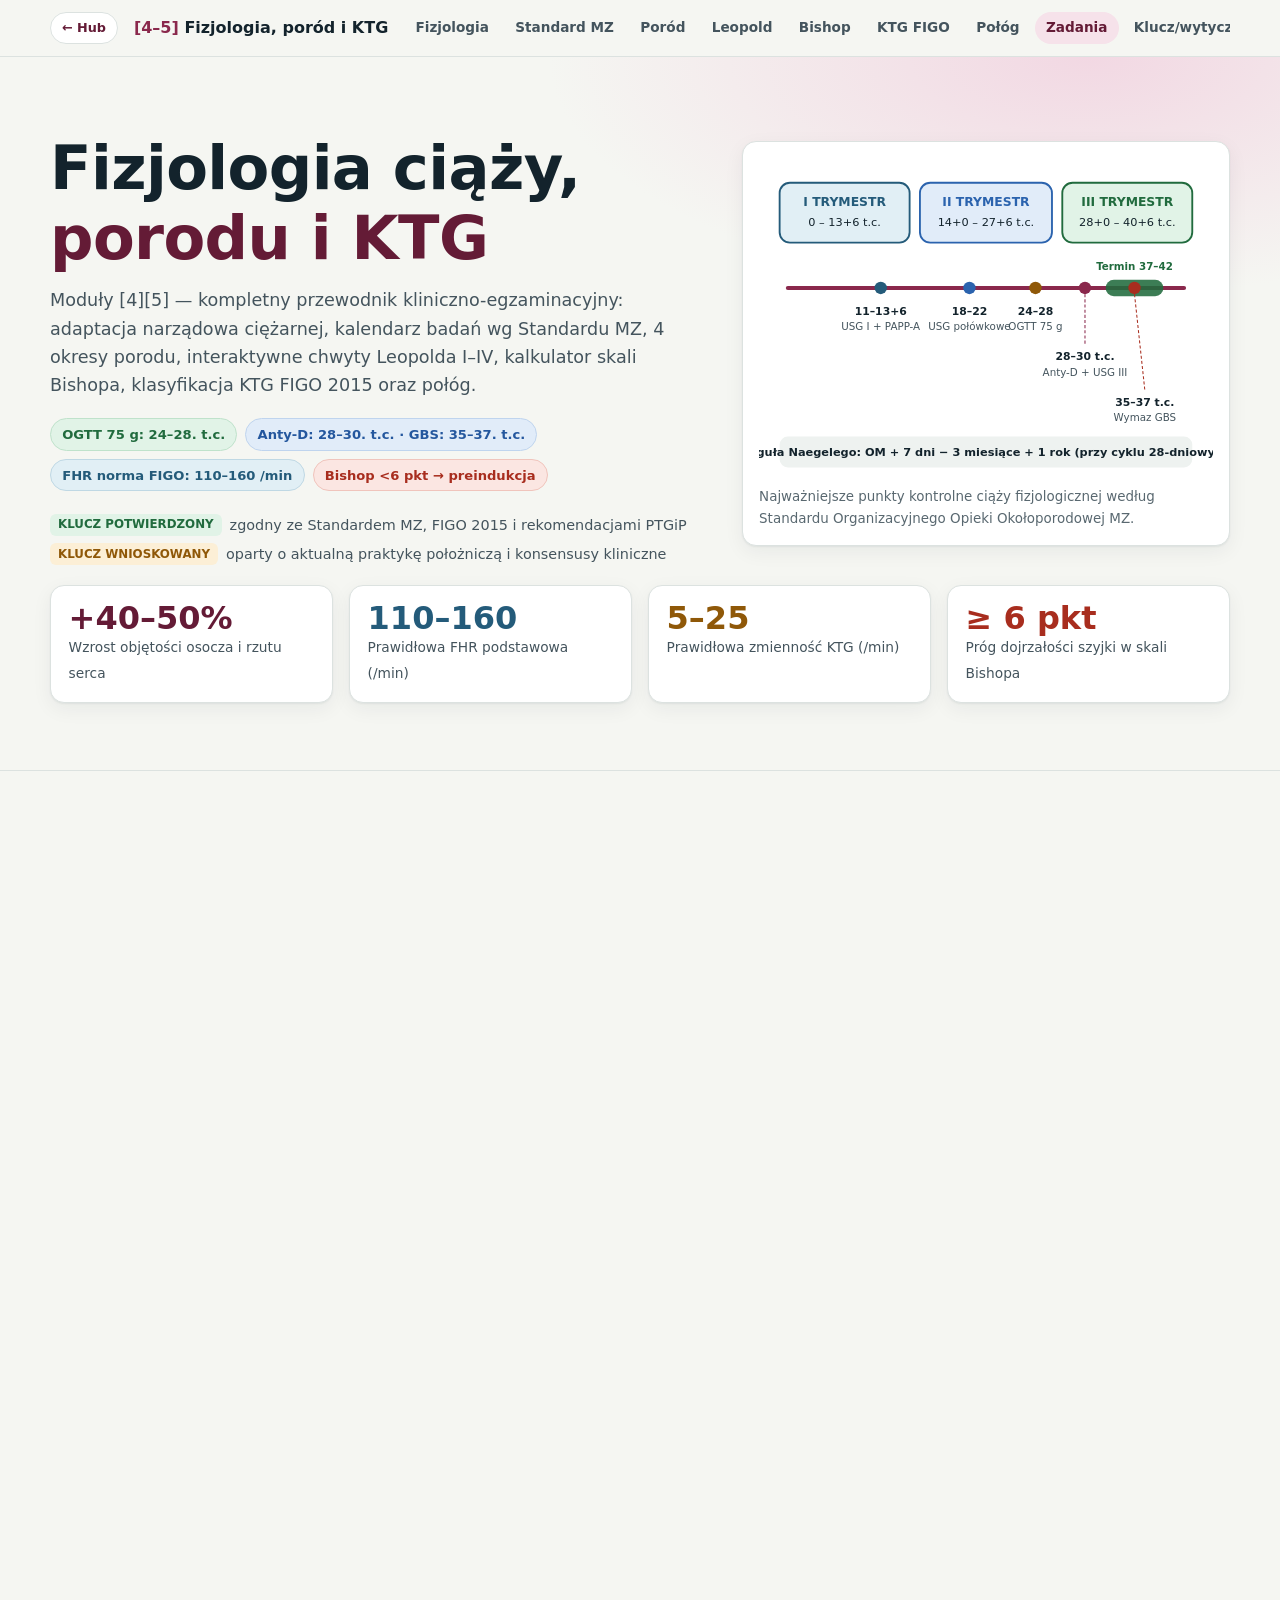
<file: atlasy/modul-2-fizjologia-ciazy-i-porodu/index.html>
<!DOCTYPE html>
<html lang="pl">
<head>
<script>
(function(){
  var DARK={dark:1,navy:1,moss:1,espresso:1,ochre:1,purple:1,ocean:1};
  function applyTheme(t){
    var eff=DARK[t]?t:(t==='auto'&&window.matchMedia('(prefers-color-scheme: dark)').matches?'dark':'');
    if(eff)document.documentElement.dataset.theme=eff;
    else delete document.documentElement.dataset.theme;
  }
  try{
    if(window.self!==window.top)document.documentElement.classList.add('hub-embedded');
    applyTheme(localStorage.getItem('ginpol_hub_theme')||'auto');
  }catch(e){}
  window.addEventListener('storage',function(e){
    if(e.key==='ginpol_hub_theme')applyTheme(e.newValue||'auto');
  });
  window.addEventListener('message',function(e){
    if(e.data&&e.data.type==='SET_THEME')applyTheme(e.data.theme||'light');
  });
})();
</script>
<meta charset="utf-8">
<meta name="viewport" content="width=device-width,initial-scale=1,viewport-fit=cover">
<title>[4–5] Fizjologia ciąży, porodu i KTG — atlas kliniczny</title>
<link rel="preconnect" href="https://api.fontshare.com">
<link href="https://api.fontshare.com/v2/css?f[]=satoshi@400,500,700&f[]=cabinet-grotesk@700,800&display=swap" rel="stylesheet" crossorigin="anonymous" media="print" onload="this.media='all'"><noscript><link href="https://api.fontshare.com/v2/css?f[]=satoshi@400,500,700&f[]=cabinet-grotesk@700,800&display=swap" rel="stylesheet" crossorigin="anonymous"></noscript>
<link rel="stylesheet" href="../atlas-base.css">
<link rel="stylesheet" href="style.css">
<link rel="stylesheet" href="../atlas-mobile.css">
</head>
<body>
<nav class="nav" aria-label="Nawigacja sekcji atlasu"><div class="wrap">
  <a class="hub-back" href="../../index.html#/atlasy">← Hub</a>
  <div class="brand"><b>[4–5]</b> <span>Fizjologia, poród i KTG</span></div>
  <ul id="navlist">
    <li><a href="#opieka">Fizjologia</a></li>
    <li><a href="#badania">Standard MZ</a></li>
    <li><a href="#porod">Poród</a></li>
    <li><a href="#leopold">Leopold</a></li>
    <li><a href="#bishop">Bishop</a></li>
    <li><a href="#ktg">KTG FIGO</a></li>
    <li><a href="#polog">Połóg</a></li>
    <li><a href="#zadania">Zadania</a></li>
    <li><a href="#klucz">Klucz/wytyczne</a></li>
    <li><a href="#pulapki">Pułapki</a></li>
  </ul>
</div></nav>

<header class="hero"><div class="wrap grid">
  <div>
    <h1>Fizjologia ciąży,<br><span>porodu i KTG</span></h1>
    <p class="sub">Moduły [4][5] — kompletny przewodnik kliniczno-egzaminacyjny: adaptacja narządowa ciężarnej, kalendarz badań wg Standardu MZ, 4 okresy porodu, interaktywne chwyty Leopolda I–IV, kalkulator skali Bishopa, klasyfikacja KTG FIGO 2015 oraz połóg.</p>
    <div class="chips">
      <span class="chip e">OGTT 75 g: 24–28. t.c.</span>
      <span class="chip i">Anty-D: 28–30. t.c. · GBS: 35–37. t.c.</span>
      <span class="chip f">FHR norma FIGO: 110–160 /min</span>
      <span class="chip s">Bishop &lt;6 pkt → preindukcja</span>
    </div>
    <div class="legend">
      <div><span class="kb src">KLUCZ POTWIERDZONY</span> zgodny ze Standardem MZ, FIGO 2015 i rekomendacjami PTGiP</div>
      <div><span class="kb inf">KLUCZ WNIOSKOWANY</span> oparty o aktualną praktykę położniczą i konsensusy kliniczne</div>
    </div>
  </div>
  <figure class="fig" aria-label="Oś czasu ciąży donoszonej i kamienie milowe Standardu MZ">
    <svg viewBox="0 0 440 310" role="img" aria-label="Oś czasu ciąży od 0 do 42 tygodni z zaznaczonymi badaniami USG, OGTT, anty-D, GBS i porodem w terminie">
      <rect x="20" y="24" width="126" height="58" rx="10" fill="#E1EFF5" stroke="#245B7A" stroke-width="1.8"/>
      <text x="83" y="47" text-anchor="middle" font-size="12" font-weight="800" fill="#245B7A">I TRYMESTR</text>
      <text x="83" y="66" text-anchor="middle" font-size="11" fill="#13232C">0 – 13+6 t.c.</text>

      <rect x="156" y="24" width="128" height="58" rx="10" fill="#E1ECF9" stroke="#2B63AE" stroke-width="1.8"/>
      <text x="220" y="47" text-anchor="middle" font-size="12" font-weight="800" fill="#2B63AE">II TRYMESTR</text>
      <text x="220" y="66" text-anchor="middle" font-size="11" fill="#13232C">14+0 – 27+6 t.c.</text>

      <rect x="294" y="24" width="126" height="58" rx="10" fill="#E1F3E7" stroke="#216B3E" stroke-width="1.8"/>
      <text x="357" y="47" text-anchor="middle" font-size="12" font-weight="800" fill="#216B3E">III TRYMESTR</text>
      <text x="357" y="66" text-anchor="middle" font-size="11" fill="#13232C">28+0 – 40+6 t.c.</text>

      <line x1="28" y1="126" x2="412" y2="126" stroke="#8A284C" stroke-width="4" stroke-linecap="round"/>
      <rect x="336" y="118" width="56" height="16" rx="8" fill="#216B3E" opacity=".88"/>
      <text x="364" y="109" text-anchor="middle" font-size="10" font-weight="800" fill="#216B3E">Termin 37–42</text>

      <circle cx="118" cy="126" r="6" fill="#245B7A"/>
      <text x="118" y="152" text-anchor="middle" font-size="10.5" font-weight="800" fill="#13232C">11–13+6</text>
      <text x="118" y="167" text-anchor="middle" font-size="10" fill="#44545D">USG I + PAPP-A</text>

      <circle cx="204" cy="126" r="6" fill="#2B63AE"/>
      <text x="204" y="152" text-anchor="middle" font-size="10.5" font-weight="800" fill="#13232C">18–22</text>
      <text x="204" y="167" text-anchor="middle" font-size="10" fill="#44545D">USG połówkowe</text>

      <circle cx="268" cy="126" r="6" fill="#8F5808"/>
      <text x="268" y="152" text-anchor="middle" font-size="10.5" font-weight="800" fill="#13232C">24–28</text>
      <text x="268" y="167" text-anchor="middle" font-size="10" fill="#44545D">OGTT 75 g</text>

      <circle cx="316" cy="126" r="6" fill="#8A284C"/>
      <text x="316" y="196" text-anchor="middle" font-size="10.5" font-weight="800" fill="#13232C">28–30 t.c.</text>
      <text x="316" y="211" text-anchor="middle" font-size="10" fill="#44545D">Anty-D + USG III</text>
      <line x1="316" y1="132" x2="316" y2="181" stroke="#8A284C" stroke-dasharray="3 2"/>

      <circle cx="364" cy="126" r="6" fill="#A82D1E"/>
      <text x="374" y="240" text-anchor="middle" font-size="10.5" font-weight="800" fill="#13232C">35–37 t.c.</text>
      <text x="374" y="255" text-anchor="middle" font-size="10" fill="#44545D">Wymaz GBS</text>
      <line x1="364" y1="132" x2="374" y2="225" stroke="#A82D1E" stroke-dasharray="3 2"/>

      <rect x="20" y="270" width="400" height="30" rx="8" fill="#EEF2F0"/>
      <text x="220" y="289" text-anchor="middle" font-size="11" font-weight="700" fill="#13232C">Reguła Naegelego: OM + 7 dni − 3 miesiące + 1 rok (przy cyklu 28-dniowym)</text>
    </svg>
    <figcaption>Najważniejsze punkty kontrolne ciąży fizjologicznej według Standardu Organizacyjnego Opieki Okołoporodowej MZ.</figcaption>
  </figure>
</div>
<div class="wrap">
  <div class="kpis">
    <div class="kpi"><b>+40–50%</b><span>Wzrost objętości osocza i rzutu serca</span></div>
    <div class="kpi v"><b>110–160</b><span>Prawidłowa FHR podstawowa (/min)</span></div>
    <div class="kpi a"><b>5–25</b><span>Prawidłowa zmienność KTG (/min)</span></div>
    <div class="kpi r"><b>≥ 6 pkt</b><span>Próg dojrzałości szyjki w skali Bishopa</span></div>
  </div>
</div></header>

<main>
<!-- ============ OPIEKA / FIZJOLOGIA ============ -->
<section id="opieka"><div class="wrap">
  <h2>Zmiany fizjologiczne w ciąży według trymestrów</h2>
  <p class="lead">Znajomość fizjologicznej adaptacji matki chroni przed błędnym rozpoznaniem patologii (np. lekka hemodylucja, niskie PaCO₂, fizjologiczna leukocytoza) oraz pozwala wcześnie wykryć dekompensację. Wybierz trymestr:</p>

  <div class="tabs" id="trimTabs" role="tablist" aria-label="Trymestry ciąży">
    <button type="button" role="tab" aria-selected="true" data-trim="t1">I trymestr (0–13+6)</button>
    <button type="button" role="tab" aria-selected="false" data-trim="t2">II trymestr (14–27+6)</button>
    <button type="button" role="tab" aria-selected="false" data-trim="t3">III trymestr (28–40+6)</button>
  </div>
  <div id="trimPanel" role="tabpanel"></div>
</div></section>

<!-- ============ STANDARD MZ ============ -->
<section id="badania"><div class="wrap">
  <h2>Standard organizacyjny opieki okołoporodowej (MZ) — kalendarz badań</h2>
  <p class="lead">Zestawienie obowiązkowych badań przesiewowych, badań USG i działań profilaktycznych w ciąży fizjologicznej w Polsce.</p>
  <div class="tw"><table id="mzTable"></table></div>
</div></section>

<!-- ============ 4 OKRESY PORODU ============ -->
<section id="porod"><div class="wrap">
  <h2>Cztery okresy porodu i mechanizm porodu główkowego</h2>
  <p class="lead">Poród fizjologiczny w terminie (37+0 – 41+6 t.c.) dzieli się na cztery wyraźne okresy o odmiennym nadzorze i ryzyku powikłań.</p>

  <div class="stage-grid">
    <div class="stage-card" style="--tc:var(--violet)">
      <div class="num">I</div>
      <h3>Okres rozwierania</h3>
      <ul>
        <li>Od początku regularnej czynności skurczowej do <b>pełnego rozwarcia (10 cm)</b>.</li>
        <li><b>Faza utajona:</b> do 5–6 cm (wg WHO 2018; dawniej 3–4 cm wg Friedmana).</li>
        <li><b>Faza aktywna:</b> szybsze rozwieranie szyjki (pierworódka ~8–12 h, wieloródka ~5–8 h).</li>
      </ul>
    </div>
    <div class="stage-card" style="--tc:var(--blue)">
      <div class="num">II</div>
      <h3>Okres wydalania płodu</h3>
      <ul>
        <li>Od pełnego rozwarcia (10 cm) do urodzenia dziecka.</li>
        <li>Czas: pierworódka do ~2 h (3 h ze ZZO), wieloródka do ~1 h (2 h ze ZZO).</li>
        <li><b>7 zwrotów główki:</b> wstawianie → zstępowanie → przygięcie → zwrot wewnętrzny → odgięcie → zwrot zewnętrzny → wytoczenie barków.</li>
      </ul>
    </div>
    <div class="stage-card" style="--tc:var(--amber)">
      <div class="num">III</div>
      <h3>Okres łożyskowy</h3>
      <ul>
        <li>Od urodzenia dziecka do wydalenia popłodu (norma: <b>≤30 min</b>).</li>
        <li><b>Aktywne prowadzenie (AMTSL):</b> oksytocyna 5–10 j.m. po urodzeniu przedniego barku/dziecka, kontrolowane pociąganie pępowiny, ocena obkurczenia.</li>
        <li>Objawy oddzielenia: <b>Küstnera</b> (pępowina nie cofa się przy ucisku nad spojeniem), <b>Schrödera</b> (dno twarde, węższe, nad pępkiem w prawo), <b>Ahlfelda</b> (wydłużenie pępowiny).</li>
      </ul>
    </div>
    <div class="stage-card" style="--tc:var(--red)">
      <div class="num">IV</div>
      <h3>Wczesny okres poporodowy</h3>
      <ul>
        <li><b>Pierwsze 2 godziny po porodzie</b> — okres najwyższego ryzyka krwotoku poporodowego (PPH)!</li>
        <li>Kontrola co 15 min: twardość i wysokość dna macicy, krwawienie, RR, HR, diureza, ocena krocza.</li>
        <li>Nieprzerwany kontakt <b>„skóra do skóry”</b> (min. 2 h) i pierwsze przystawienie do piersi (Standard MZ).</li>
      </ul>
    </div>
  </div>
</div></section>

<!-- ============ CHWYTY LEOPOLDA I-IV ============ -->
<section id="leopold"><div class="wrap">
  <h2>Chwyty Leopolda I–IV — badanie zewnętrzne ciężarnej</h2>
  <p class="lead">Kliknij numer chwytu na schemacie lub przycisk poniżej, aby sprawdzić ułożenie dłoni, pytanie kliniczne i typowe znaleziska (schemat przedstawia najczęstsze położenie podłużne główkowe, I ustawienie lewe — LOA).</p>

  <div class="leo-wrap">
    <figure class="fig" aria-label="Interaktywny schemat chwytów Leopolda I–IV">
      <svg class="leo-svg" id="leoSvg" viewBox="0 0 360 440" role="img" aria-label="Schemat brzucha ciężarnej z płodem w położeniu podłużnym główkowym i zaznaczonymi strefami chwytów Leopolda I, II, III i IV">
        <!-- Sylwetka tułowia i miednicy -->
        <path d="M90,26 C70,96 54,170 60,260 C66,336 92,390 124,424 L236,424 C268,390 294,336 300,260 C306,170 290,96 270,26" fill="#F5F6F2" stroke="#B5C0C3" stroke-width="2.2"/>
        <!-- Łuki żebrowe i wyrostek mieczykowaty -->
        <path d="M98,64 Q180,34 262,64" fill="none" stroke="#B5C0C3" stroke-width="2" stroke-dasharray="5 4"/>
        <text x="180" y="42" text-anchor="middle" font-size="10.5" fill="#596870">Łuki żebrowe</text>
        <!-- Spojenie łonowe -->
        <path d="M134,394 Q180,410 226,394" fill="none" stroke="#8A284C" stroke-width="4" stroke-linecap="round"/>
        <text x="180" y="422" text-anchor="middle" font-size="10.5" font-weight="700" fill="#8A284C">Spojenie łonowe</text>

        <!-- Macica -->
        <path d="M180,74 C112,74 86,154 94,252 C102,334 136,386 180,386 C224,386 258,334 266,252 C274,154 248,74 180,74 Z" fill="#F6E2EA" stroke="#8A284C" stroke-width="2.5"/>

        <!-- Płód (ułożenie podłużne główkowe, I ustawienie lewe: grzbiet po lewej stronie matki = prawa strona ryciny? Uwaga: perspektywa anatomiczna AP: lewa strona pacjentki jest po PRAWEJ stronie rysunku!) -->
        <!-- Napisy stron pacjentki -->
        <text x="44" y="218" text-anchor="middle" font-size="10" font-weight="700" fill="#596870">Prawa</text>
        <text x="44" y="232" text-anchor="middle" font-size="9.5" fill="#596870">str. matki</text>
        <text x="316" y="218" text-anchor="middle" font-size="10" font-weight="700" fill="#596870">Lewa</text>
        <text x="316" y="232" text-anchor="middle" font-size="9.5" fill="#596870">str. matki</text>

        <!-- Pośladki płodu w dnie -->
        <ellipse cx="186" cy="134" rx="44" ry="30" fill="#FCEFD6" stroke="#8F5808" stroke-width="2"/>
        <!-- Grzbiet płodu po lewej stronie pacjentki (prawa strona ryciny) -->
        <path d="M214,148 C246,188 248,256 214,306 C198,318 184,306 182,286 C188,242 186,192 174,158 Z" fill="#E1ECF9" stroke="#2B63AE" stroke-width="2"/>
        <text x="218" y="230" text-anchor="middle" font-size="10.5" font-weight="800" fill="#2B63AE">Grzbiet</text>
        <!-- Części drobne po prawej stronie pacjentki (lewa strona ryciny) -->
        <circle cx="136" cy="196" r="14" fill="#E1EFF5" stroke="#245B7A" stroke-width="1.6"/>
        <circle cx="132" cy="234" r="15" fill="#E1EFF5" stroke="#245B7A" stroke-width="1.6"/>
        <circle cx="144" cy="268" r="12" fill="#E1EFF5" stroke="#245B7A" stroke-width="1.6"/>
        <text x="136" y="294" text-anchor="middle" font-size="9.5" font-weight="700" fill="#245B7A">Kończyny</text>
        <!-- Główka płodu nad/we wchodzie miednicy -->
        <circle cx="180" cy="338" r="34" fill="#FFFFFF" stroke="#13232C" stroke-width="2.4"/>
        <text x="180" y="342" text-anchor="middle" font-size="11" font-weight="800" fill="#13232C">Główka</text>

        <!-- Interaktywne punkty chwytów I–IV -->
        <g class="grip on" data-leo="1" role="button" tabindex="0" aria-label="I chwyt Leopolda — dno macicy">
          <path d="M120,86 Q180,62 240,86" fill="none" stroke="#8A284C" stroke-width="4.5" stroke-linecap="round" opacity=".55"/>
          <circle cx="180" cy="84" r="21" fill="#8A284C" stroke="#FFFFFF" stroke-width="2.5"/>
          <text x="180" y="90" text-anchor="middle" font-size="15" font-weight="800" fill="#FFFFFF">I</text>
        </g>
        <g class="grip" data-leo="2" role="button" tabindex="0" aria-label="II chwyt Leopolda — boki macicy">
          <circle cx="88" cy="215" r="20" fill="#2B63AE" stroke="#FFFFFF" stroke-width="2.5"/>
          <text x="88" y="221" text-anchor="middle" font-size="15" font-weight="800" fill="#FFFFFF">II</text>
          <circle cx="272" cy="215" r="20" fill="#2B63AE" stroke="#FFFFFF" stroke-width="2.5"/>
          <text x="272" y="221" text-anchor="middle" font-size="15" font-weight="800" fill="#FFFFFF">II</text>
        </g>
        <g class="grip" data-leo="3" role="button" tabindex="0" aria-label="III chwyt Leopolda — nad spojeniem">
          <circle cx="114" cy="340" r="20" fill="#8F5808" stroke="#FFFFFF" stroke-width="2.5"/>
          <text x="114" y="346" text-anchor="middle" font-size="15" font-weight="800" fill="#FFFFFF">III</text>
        </g>
        <g class="grip" data-leo="4" role="button" tabindex="0" aria-label="IV chwyt Leopolda — wchód miednicy">
          <circle cx="246" cy="368" r="20" fill="#216B3E" stroke="#FFFFFF" stroke-width="2.5"/>
          <text x="246" y="374" text-anchor="middle" font-size="15" font-weight="800" fill="#FFFFFF">IV</text>
        </g>
      </svg>
      <figcaption>Widok anatomiczny (przednio-tylny): lewa strona matki znajduje się po prawej stronie schematu. Kliknij I, II, III lub IV.</figcaption>
    </figure>

    <div>
      <div class="leo-btns" id="leoBtns" role="tablist" aria-label="Wybierz chwyt Leopolda">
        <button type="button" role="tab" aria-selected="true" data-leo="1">I chwyt</button>
        <button type="button" role="tab" aria-selected="false" data-leo="2">II chwyt</button>
        <button type="button" role="tab" aria-selected="false" data-leo="3">III chwyt</button>
        <button type="button" role="tab" aria-selected="false" data-leo="4">IV chwyt</button>
      </div>
      <div class="card" id="leoPanel" role="tabpanel"></div>
    </div>
  </div>
</div></section>

<!-- ============ SKALA BISHOPA ============ -->
<section id="bishop"><div class="wrap">
  <h2>Skala Bishopa — ocena dojrzałości szyjki macicy (0–13 pkt)</h2>
  <p class="lead">Interaktywny kalkulator i tabela referencyjna przed kwalifikacją do preindukcji lub indukcji porodu. Kliknij poszczególne cechy z badania wewnętrznego:</p>

  <div class="bishop-grid">
    <div class="bishop-rows" id="bishopRows"></div>
    <div class="bishop-score" id="bishopOut" role="status" aria-live="polite"></div>
  </div>
</div></section>

<!-- ============ KTG FIGO 2015 ============ -->
<section id="ktg"><div class="wrap">
  <h2>KTG według klasyfikacji FIGO 2015</h2>
  <p class="lead">Trzystopniowa klasyfikacja śródporodowego zapisu kardiotokograficznego oraz interaktywne porównanie kluczowych wzorców krzywych FHR i TOCO.</p>

  <div class="tw" style="margin-bottom:1.3rem"><table id="figoTable"></table></div>

  <div class="ctg-card">
    <div class="tabs" id="ctgTabs" role="tablist" aria-label="Wzorce zapisu KTG">
      <button type="button" role="tab" aria-selected="true" data-ctg="normal">Prawidłowy</button>
      <button type="button" role="tab" aria-selected="false" data-ctg="early">Deceleracje wczesne</button>
      <button type="button" role="tab" aria-selected="false" data-ctg="late">Deceleracje późne</button>
      <button type="button" role="tab" aria-selected="false" data-ctg="variable">Deceleracje zmienne</button>
      <button type="button" role="tab" aria-selected="false" data-ctg="sinusoidal">Sinusoidalny</button>
    </div>
    <figure class="fig wide scroll" style="margin:0;border:0;box-shadow:none;padding:0">
      <svg class="ctg-svg min" id="ctgSvg" viewBox="0 0 580 246" role="img" aria-label="Schemat porównawczy krzywej KTG (FHR i TOCO)"></svg>
    </figure>
    <div id="ctgDesc"></div>
  </div>
</div></section>

<!-- ============ POŁÓG ============ -->
<section id="polog"><div class="wrap">
  <h2>Połóg fizjologiczny i patologiczny (6 tygodni po porodzie)</h2>
  <p class="lead">Czas cofania się zmian ciążowych (inwolucji) oraz rozpoczęcia laktacji. Najważniejsze powikłania to PPH wtórny, zakażenia (endometritis, mastitis), ŻChZZ i zaburzenia nastroju.</p>

  <div class="grid2">
    <div class="tcard g">
      <h3>Połóg fizjologiczny — normy do zapamiętania</h3>
      <ul>
        <li><b>Inwolucja dna macicy:</b> tuż po porodzie na wysokości pępka (lub 1–2 palce poniżej), obniża się o ok. 1 palec (~1–1,5 cm) dziennie; w <b>10.–14. dobie</b> chowa się za spojeniem łonowym (niepalpacyjna przez powłoki!).</li>
        <li><b>Odchody połogowe (lochia):</b>
          <em>lochia rubra</em> (krwiste, dni 1–3/4) → <em>lochia serosa</em> (różowo-brązowe, dni 4–10) → <em>lochia alba</em> (żółtawo-białe, 2.–6. tydz.).</li>
        <li><b>Nawał pokarmu:</b> 2.–5. doba, obustronne przepełnienie piersi bez wysokiej gorączki — wymaga częstego przystawiania, nie antybiotyku.</li>
        <li><b>Baby blues:</b> 3.–10. doba, chwiejność emocjonalna, ustępuje samoistnie do 2 tygodni (nie mylić z depresją poporodową!).</li>
      </ul>
    </div>
    <div class="tcard r">
      <h3>Połóg patologiczny — stany alarmowe</h3>
      <ul>
        <li><b>Zapalenie błony śluzowej macicy (endometritis):</b> gorączka &gt;38 °C (szczególnie po CC!), <b>tkliwa, źle obkurczona macica</b>, cuchnące odchody → antybiotykoterapia szerokospektralna i.v. (klindamycyna + gentamycyna lub amoksycylina/klawulanian).</li>
        <li><b>Zapalenie piersi (mastitis):</b> 2.–4. tydz., jednostronny, klinowaty rumień i ból + gorączka &gt;38,5 °C (<em>S. aureus</em>) → antybiotyk przeciwgronkowcowy + <b>kontynuacja karmienia</b>.</li>
        <li><b>ŻChZZ (DVT / ZP):</b> ryzyko najwyższe w pierwszych 6 tygodniach połogu (20–60× wyższe niż poza ciążą) — asymetryczny obrzęk kończyny lub duszność = pilna diagnostyka.</li>
        <li><b>Depresja / psychoza poporodowa:</b> objawy &gt;2 tyg. (depresja, skala EPDS) lub urojenia/omamy w pierwszych dniach (psychoza = stan nagły psychiatryczny!).</li>
      </ul>
    </div>
  </div>
</div></section>

<!-- ============ ZADANIA ============ -->
<section id="zadania"><div class="wrap">
  <h2>Zadania kliniczno-egzaminacyjne (synchronizowane z Hubem)</h2>
  <p class="lead">Rozwiąż 5 przypadków z modułów [4–5]. Odpowiedzi automatycznie synchronizują się z postępem w Hubie (<code>fizjologia-q1</code>–<code>fizjologia-q5</code>).</p>
  <div class="qtools">
    <div class="filters" id="qFilters" style="margin:0"></div>
    <span class="sp"></span>
    <button class="btn o" id="resetQ" type="button">Resetuj</button>
  </div>
  <div id="quiz"></div>
  <div class="score" id="score" role="status">Wynik: 0 / 0</div>
</div></section>

<!-- ============ KLUCZ VS WYTYCZNE ============ -->
<section id="klucz"><div class="wrap">
  <h2>Podwójna prawda: pod zaliczenie kontra aktualnie klinicznie</h2>
  <p class="lead">Najważniejsze rozbieżności między starszymi podręcznikami/kluczami a aktualnymi wytycznymi WHO 2018, FIGO 2015, PTGiP i Standardem MZ.</p>
  <div class="dual-list" id="dualCards"></div>
</div></section>

<!-- ============ PUŁAPKI ============ -->
<section id="pulapki"><div class="wrap">
  <h2>Red flags, perełki i pułapki egzaminacyjne</h2>
  <div class="grid3">
    <div class="callout red">
      <b class="k">Red flags</b>
      <ul class="tight">
        <li>KTG: deceleracje późne, bradykardia &lt;100/min, zmienność &lt;5/min &gt;50 min lub zapis sinusoidalny</li>
        <li>Gorączka + tkliwa, nieobkurczona macica po CC = endometritis</li>
        <li>Brak oddzielenia łożyska &gt;30 min po porodzie (III okres)</li>
        <li>Nagła duszność / ból łydki w połogu = ZP / DVT</li>
        <li>Urojenia i bezsenność w 1. tyg. połogu = psychoza poporodowa</li>
      </ul>
    </div>
    <div class="callout green">
      <b class="k">High-yield</b>
      <ul class="tight">
        <li>Kalendarz MZ: 11–13+6 USG I, 18–22 USG II, 24–28 OGTT 75 g, 28–30 anty-D, 35–37 GBS</li>
        <li>IV chwyt Leopolda — jedyny twarzą do stóp pacjentki</li>
        <li>KTG: Późne = łożysko · Zmienne = pępowina · Wczesne = główka</li>
        <li>Mastitis: antybiotyk przeciwgronkowcowy + kontynuuj karmienie</li>
        <li>Dno macicy chowa się za spojeniem łonowym ok. 10.–14. doby</li>
      </ul>
    </div>
    <div class="callout amber">
      <b class="k">Klasyczne pułapki</b>
      <ul class="tight">
        <li>Rozpoznanie „braku postępu porodu” przy rozwarciu 3–4 cm (faza utajona!)</li>
        <li>Indukcja oksytocyną przy szyjce z wynikiem Bishopa &lt;6 pkt bez preindukcji</li>
        <li>Leczenie dodatniego GBS doustnie w 36. t.c. zamiast i.v. śródporodowo</li>
        <li>Odstawienie dziecka od piersi w zapaleniu piersi (mastitis)</li>
        <li>Mylenie fizjologicznej hemodylucji lub łagodnej leukocytozy z chorobą</li>
      </ul>
    </div>
  </div>
</div></section>
</main>

<footer id="zrodla"><div class="wrap">
  <h2>Źródła i zastrzeżenie edukacyjne</h2>
  <ul class="tight" id="srcList" style="margin-top:.5rem"></ul>
  <p class="small" style="margin-top:.9rem">Materiał ma wyłącznie charakter edukacyjny do nauki na V roku medycyny. Nie zastępuje Standardu Organizacyjnego Opieki Okołoporodowej MZ, rekomendacji PTGiP/FIGO ani decyzji klinicznej przy łóżku pacjentki.</p>
</div></footer>

<script src="data.js"></script>
<script src="app.js"></script>
<script src="../atlas-hub-sync.js"></script>
</body>
</html>
</file>
<file: css/hub.css>
/* Ginekologia & Położnictwo V – hub. System "Kliniczny atlas kieszonkowy": Cabinet Grotesk + Satoshi, kliniczny burgund. */
:root{
  --bg:#F5F6F2; --surface:#FFFFFF; --surface-2:#EFF2F0; --bg-card:#F5F6F2; --ink:#13232C; --ink-2:#44545D; --ink-inv:#FFFFFF; --on-accent:#FFFFFF; --fig-bg:#FFFFFF; --muted:#596870; --ink-muted:#596870; --line:#DCE2E0; --line-2:#E9EDEB;
  --teal:#8A284C; --teal-d:#641B36; --teal-l:#F6E2EA; --teal-xl:#FCF2F6; --teal-2:#B0456B; --teal-b:#DDB5C5;
  --red:#A82D1E; --red-d:#8A2215; --red-l:#FBE6E2; --red-b:#F0C4BC;
  --amber:#8F5808; --amber-d:#7A4B06; --amber-l:#FCEFD6; --amber-b:#EED09D;
  --blue:#24579E; --blue-d:#1B447D; --blue-l:#E1ECF9; --blue-b:#BFD4EE;
  --green:#216B3E; --green-d:#195430; --green-l:#E1F3E7; --green-b:#BFE2CB;
  --violet:#245B7A; --violet-d:#184158; --violet-l:#E1EFF5; --violet-b:#BFD8E4;
  --hit:#C84700; --hit-hover:#A93C00; --hit-d:#9E3700; --hit-l:#FFF3E0; --hit-b:#FFE0B2;
  --ctg-bg:#FFFDF7; --ctg-grid-minor:#F3DFD8; --ctg-grid-major:#DFABA0; --ctg-band:rgba(33,107,62,0.08); --ctg-ink:#13232C; --ctg-muted:#596870; --ctg-fhr:#13232C; --ctg-toco:#24579E;
  --edge:#7B8B93; --hero-glow-a:#F2D8E3; --hero-glow-b:#E1EFF5;
  --night:#0E1C24; --night-2:#16303B; --ft-bg:#0E1C24; --ft-ink:#B9C7CD; --ft-link:#F09BB7; --code-ink:#E0E9EC;
  --monitor-bg:#0B0F17; --monitor-line:#1E293B; --monitor-muted:#94A3B8;
  --font-display:'Cabinet Grotesk','Satoshi',system-ui,sans-serif;
  --font-body:'Satoshi','Inter',system-ui,sans-serif;
  --font-mono:'JetBrains Mono',ui-monospace,SFMono-Regular,Menlo,Consolas,monospace;
  --r:14px; --r-lg:22px;
  --shadow-sm:0 1px 2px rgba(19,35,44,.05),0 3px 10px rgba(19,35,44,.06);
  --shadow:0 1px 2px rgba(19,35,44,.06),0 8px 24px rgba(19,35,44,.06);
  --shadow-md:0 2px 4px rgba(19,35,44,.06),0 12px 32px rgba(19,35,44,.10);
  --shadow-lg:0 2px 4px rgba(19,35,44,.06),0 18px 48px rgba(19,35,44,.12);
  --bar-h:64px;
}

/* ---------- dark themes (shared base + obsidian carbon + 6 palette themes) ---------- */
:root[data-theme]{
  color-scheme:dark;
  --red:#F07163; --red-d:#FF9B90; --red-l:rgba(240,113,99,.16); --red-b:rgba(240,113,99,.34);
  --amber:#F0A93B; --amber-d:#F9C873; --amber-l:rgba(240,169,59,.16); --amber-b:rgba(240,169,59,.30);
  --blue:#68A4F2; --blue-d:#96C2F9; --blue-l:rgba(104,164,242,.16); --blue-b:rgba(104,164,242,.34);
  --green:#43C27A; --green-d:#79E0A4; --green-l:rgba(67,194,122,.16); --green-b:rgba(67,194,122,.34);
  --violet:#65B8E0; --violet-d:#94D3F0; --violet-l:rgba(101,184,224,.16); --violet-b:rgba(101,184,224,.34);
  --hit:#C2410C; --hit-hover:#A83608; --hit-d:#FFA86B; --hit-l:rgba(249,115,22,.16); --hit-b:rgba(249,115,22,.34);
  --ctg-bg:#12171D; --ctg-grid-minor:#1D252E; --ctg-grid-major:#2E3A47; --ctg-band:rgba(67,194,122,0.12); --ctg-ink:#E6EDF2; --ctg-muted:#9AAAB5; --ctg-fhr:#F1F5F7; --ctg-toco:#68A4F2;
  --shadow-sm:0 1px 0 rgba(255,255,255,.04) inset,0 3px 10px rgba(0,0,0,.38);
  --shadow:0 1px 0 rgba(255,255,255,.04) inset,0 8px 24px rgba(0,0,0,.46);
  --shadow-md:0 1px 0 rgba(255,255,255,.05) inset,0 14px 36px rgba(0,0,0,.56);
  --shadow-lg:0 1px 0 rgba(255,255,255,.06) inset,0 20px 52px rgba(0,0,0,.64);
}
:root[data-theme="dark"]{
  --bg:#090C0E; --surface:#11161A; --surface-2:#171E24; --bg-card:#11161A; --ink:#F1F5F7; --ink-2:#B3C0C8; --ink-inv:#090C0E; --muted:#8A9BA5; --ink-muted:#8FA0AA; --line:#222B32; --line-2:#192026;
  --teal:#A8345E; --teal-hover:#BD3E6C; --teal-d:#E887AA; --teal-l:rgba(196,77,120,.20); --teal-xl:rgba(196,77,120,.10); --teal-b:rgba(232,135,170,.28);
  --edge:#3F4E59; --night:#06080A; --night-2:#0C1115; --ft-bg:#06080A; --code-ink:#DCE6EB;
  --bar-bg:rgba(9,12,14,.84); --hero-glow-a:rgba(168,52,94,.18); --hero-glow-b:rgba(79,163,204,.09);
}
:root[data-theme="navy"]{
  --bg:#111522; --surface:#1E263B; --surface-2:#28334E; --bg-card:#1E263B; --ink:#DCE3EF; --ink-2:#A8B8D0; --ink-inv:#111522; --on-accent:#111522; --muted:#93A6C4; --ink-muted:#98A9C4; --line:#303D59; --line-2:#252F47;
  --teal:#98A9C4; --teal-hover:#ADC0DC; --teal-d:#B4C4DC; --teal-l:rgba(152,169,196,.20); --teal-xl:rgba(152,169,196,.11); --teal-b:rgba(152,169,196,.34);
  --edge:#536684; --night:#0B0E17; --night-2:#161C2E; --ft-bg:#0B0E17; --code-ink:#DCE3EF;
  --bar-bg:rgba(17,21,34,.86); --hero-glow-a:rgba(83,102,132,.30); --hero-glow-b:rgba(152,169,196,.14);
}
:root[data-theme="moss"]{
  --bg:#0F1A15; --surface:#1C2F27; --surface-2:#263F34; --bg-card:#1C2F27; --ink:#E6EBE6; --ink-2:#A6C3AC; --ink-inv:#0F1A15; --on-accent:#0F1A15; --muted:#91B89A; --ink-muted:#91B89A; --line:#2E4C3E; --line-2:#233B30;
  --teal:#84A98C; --teal-hover:#99BEA1; --teal-d:#A8CBB0; --teal-l:rgba(132,169,140,.20); --teal-xl:rgba(132,169,140,.11); --teal-b:rgba(132,169,140,.34);
  --edge:#4E6E5D; --night:#0A120E; --night-2:#15241D; --ft-bg:#0A120E; --code-ink:#E6EBE6;
  --bar-bg:rgba(15,26,21,.86); --hero-glow-a:rgba(78,110,93,.28); --hero-glow-b:rgba(132,169,140,.14);
}
:root[data-theme="espresso"]{
  --bg:#211B1A; --surface:#382A28; --surface-2:#4A3734; --bg-card:#382A28; --ink:#E8D8CE; --ink-2:#C9ABA0; --ink-inv:#211B1A; --on-accent:#211B1A; --muted:#C5A498; --ink-muted:#C5A498; --line:#60433D; --line-2:#483430;
  --teal:#C1A094; --teal-hover:#D4B5AA; --teal-d:#DFC4BA; --teal-l:rgba(193,160,148,.20); --teal-xl:rgba(193,160,148,.11); --teal-b:rgba(193,160,148,.34);
  --edge:#916B60; --night:#171211; --night-2:#2C211F; --ft-bg:#171211; --code-ink:#E8D8CE;
  --bar-bg:rgba(33,27,26,.86); --hero-glow-a:rgba(145,107,96,.26); --hero-glow-b:rgba(193,160,148,.14);
}
:root[data-theme="ochre"]{
  --bg:#1A1715; --surface:#2E2520; --surface-2:#3E3129; --bg-card:#2E2520; --ink:#F7F0EA; --ink-2:#DFC2A6; --ink-inv:#1A1715; --on-accent:#1A1715; --muted:#C29D7B; --ink-muted:#D19A66; --line:#553E31; --line-2:#3D2E25;
  --teal:#D19A66; --teal-hover:#E0AE7D; --teal-d:#E6B585; --teal-l:rgba(209,154,102,.20); --teal-xl:rgba(209,154,102,.11); --teal-b:rgba(209,154,102,.36);
  --edge:#8C5D3A; --night:#12100E; --night-2:#241D19; --ft-bg:#12100E; --code-ink:#F7F0EA;
  --bar-bg:rgba(26,23,21,.86); --hero-glow-a:rgba(140,93,58,.28); --hero-glow-b:rgba(209,154,102,.16);
}
:root[data-theme="purple"]{
  --bg:#17151C; --surface:#292531; --surface-2:#363041; --bg-card:#292531; --ink:#E2DDE7; --ink-2:#BFB7C9; --ink-inv:#17151C; --on-accent:#17151C; --muted:#A399AE; --ink-muted:#AAA2B3; --line:#45404F; --line-2:#342F3D;
  --teal:#AAA2B3; --teal-hover:#BEB7C7; --teal-d:#C8C0D1; --teal-l:rgba(170,162,179,.20); --teal-xl:rgba(170,162,179,.11); --teal-b:rgba(170,162,179,.34);
  --edge:#716879; --night:#100E14; --night-2:#201C27; --ft-bg:#100E14; --code-ink:#E2DDE7;
  --bar-bg:rgba(23,21,28,.86); --hero-glow-a:rgba(113,104,121,.28); --hero-glow-b:rgba(170,162,179,.14);
}
:root[data-theme="ocean"]{
  --bg:#0A1924; --surface:#152E3C; --surface-2:#1E3D4E; --bg-card:#152E3C; --ink:#E8F2F6; --ink-2:#9CC0CC; --ink-inv:#0A1924; --on-accent:#0A1924; --muted:#83A9B6; --ink-muted:#94B9C5; --line:#294A5A; --line-2:#1D3947;
  --teal:#FF9E80; --teal-hover:#FFB49C; --teal-d:#FF9E80; --teal-l:rgba(255,158,128,.18); --teal-xl:rgba(255,158,128,.10); --teal-b:rgba(255,158,128,.36);
  --edge:#4C7282; --night:#061018; --night-2:#102330; --ft-bg:#061018; --code-ink:#E8F2F6;
  --bar-bg:rgba(10,25,36,.86); --hero-glow-a:rgba(76,114,130,.30); --hero-glow-b:rgba(255,158,128,.15);
}
[data-theme] .hero{background:linear-gradient(180deg,var(--surface) 0,var(--bg) 100%)}
[data-theme] .hero h1 em,[data-theme] .eyebrow,[data-theme] .hero-stat .val,[data-theme] .logo small,[data-theme] .rtab b,[data-theme] .brand b,[data-theme] .calc-val-number,[data-theme] .drug-result-dose,[data-theme] .scale-score-badge,[data-theme] .pso-age,[data-theme] .imaging-filter-btn:hover,[data-theme] .status-praesens-section h4,[data-theme] .sim-filter-chip:hover{color:var(--teal-d)}
[data-theme] .bar{background:var(--bar-bg,rgba(9,12,14,.84));border-bottom-color:var(--line)}
[data-theme] .btn.pri:hover,[data-theme] .btn-primary:hover{background:var(--teal-hover);color:var(--on-accent)}
[data-theme] .nav-pop,[data-theme] .drawer-notes{background:var(--surface-2);border-color:var(--line)}
[data-theme] dialog.pal{border:1px solid var(--line);box-shadow:0 30px 80px rgba(0,0,0,.78)}
[data-theme] dialog.pal::backdrop{background:rgba(4,6,8,.74)}
[data-theme] .field{background-color:var(--surface);color:var(--ink);background-image:url("data:image/svg+xml,%3Csvg xmlns='http://www.w3.org/2000/svg' width='18' height='18' fill='none' stroke='%238A9BA5' stroke-width='2.2' stroke-linecap='round'%3E%3Ccircle cx='8' cy='8' r='6'/%3E%3Cpath d='m13 13 4 4'/%3E%3C/svg%3E")}
[data-theme] .zd-banner{background:linear-gradient(135deg,var(--surface) 0%,var(--hero-glow-b,rgba(240,169,59,.07)) 100%)}
[data-theme] .fab-notes{border-color:rgba(255,255,255,.14);box-shadow:0 10px 28px rgba(0,0,0,.6)}
[data-theme] footer.ft{border-top:1px solid var(--line)}
[data-theme] .gsvg .node text.l{fill:var(--ink-2)}
[data-theme] .gsvg .node.miss circle.c{fill:var(--surface)!important}
[data-theme] .mtile:hover{background:var(--surface-2)}
[data-theme] .toast{background:var(--surface-2);color:var(--ink);border:1px solid var(--line);box-shadow:var(--shadow-lg)}
[data-theme] .btn.pri{box-shadow:0 4px 14px rgba(0,0,0,.45)}
[data-theme] .btn.pri:hover{box-shadow:0 6px 18px rgba(0,0,0,.55)}
[data-theme] .osce-pin-badge{box-shadow:0 3px 8px rgba(0,0,0,.5)}
[data-theme] .osce-hotspot.active .osce-pin-badge{box-shadow:0 4px 12px rgba(0,0,0,.6)}
[data-theme] .sim-filter-chip.active{box-shadow:0 2px 6px rgba(0,0,0,.4)}
[data-theme] .osce-anatomy-region:hover{filter:brightness(1.12)}
[data-theme] .osce-anatomy-region.active-zone{filter:none!important}
[data-theme] .symptom-chip:hover{box-shadow:0 4px 14px rgba(0,0,0,.45)}
[data-theme] .diff-branch-item:hover{filter:none}
[data-theme] .kg-edge.dashed.on{filter:drop-shadow(0 0 6px rgba(255,255,255,.2))}
*{box-sizing:border-box;margin:0;padding:0}
html{scroll-behavior:smooth;scroll-padding-top:calc(76px + env(safe-area-inset-top))}
body{font-family:var(--font-body);font-size:16px;line-height:1.6;color:var(--ink);background:var(--bg);-webkit-font-smoothing:antialiased;-webkit-text-size-adjust:100%;min-height:100vh;min-height:100dvh;display:flex;flex-direction:column;overflow-x:clip}
img,svg{max-width:100%;display:block}
a{color:var(--teal-d);text-underline-offset:.18em}
::selection{background:var(--teal-l);color:var(--ink)}
input,textarea{caret-color:var(--teal)}
button{font:inherit;color:inherit;cursor:pointer;background:none;border:0}
a,button,summary,[role="button"],.node,.kg-node{touch-action:manipulation;-webkit-tap-highlight-color:transparent}
h1,h2,h3{font-family:var(--font-display);line-height:1.1;letter-spacing:-.015em;font-weight:800}
h2,section.blk h1,.head h1{font-size:clamp(1.7rem,3.4vw,2.4rem);margin-bottom:.5rem}
h3{font-size:1.15rem;font-family:var(--font-body);font-weight:700;letter-spacing:0}
p{max-width:72ch}
:focus-visible{outline:3px solid var(--teal);outline-offset:2px;border-radius:6px}
.wrap{width:min(1180px,100% - 2rem);margin-inline:auto}
.sr{position:absolute;width:1px;height:1px;overflow:hidden;clip:rect(0 0 0 0);white-space:nowrap}
.sr:focus,.sr:focus-visible{position:fixed;top:max(10px,env(safe-area-inset-top));left:max(10px,env(safe-area-inset-left));width:auto;height:auto;overflow:visible;clip:auto;white-space:normal;z-index:200;padding:.65rem 1.1rem;border-radius:999px;background:var(--ink);color:var(--ink-inv);font-weight:800;font-size:.9rem;text-decoration:none;box-shadow:var(--shadow-lg);outline:3px solid var(--teal);outline-offset:2px}
.eyebrow{font-size:.78rem;font-weight:800;letter-spacing:.09em;text-transform:uppercase;color:var(--teal);margin-bottom:.5rem}
.lead{color:var(--ink-2);font-size:1.05rem;max-width:66ch;margin-bottom:1.6rem}
.muted{color:var(--muted)}
.mono{font-family:var(--font-mono);font-variant-numeric:tabular-nums}

/* ---------- top bar ---------- */
.bar{position:sticky;top:0;z-index:60;background:rgba(245,246,242,.9);-webkit-backdrop-filter:blur(12px);backdrop-filter:blur(12px);border-bottom:1px solid var(--line);padding:env(safe-area-inset-top) env(safe-area-inset-right) 0 env(safe-area-inset-left)}
.bar .wrap{display:flex;align-items:center;gap:.75rem;height:var(--bar-h)}
.logo{display:flex;align-items:center;gap:.55rem;min-height:44px;text-decoration:none;color:var(--ink);font-family:var(--font-display);font-weight:800;font-size:1.15rem;letter-spacing:-.01em;white-space:nowrap}
.logo i{display:grid;grid-template-columns:1fr 1fr;gap:3px;width:22px;height:22px}
.logo i b{border-radius:50%;display:block}
.logo i b:nth-child(1){background:var(--red)}.logo i b:nth-child(2){background:var(--amber)}
.logo i b:nth-child(3){background:var(--blue)}.logo i b:nth-child(4){background:var(--teal)}
.logo small{font-family:var(--font-body);font-weight:700;color:var(--teal);font-size:.78rem;margin-left:.1rem}
.nav-wrap{flex:1;min-width:0;margin-left:.6rem}
.menu{display:flex;align-items:center;gap:.2rem;list-style:none;margin:0;overflow:visible;position:relative}
.menu>li>a .nav-ico,.menu>li>.nav-dd-btn .nav-ico{display:none}
.only-mobile-dd{display:none!important}
.menu a,.nav-dd-btn{display:inline-flex;align-items:center;gap:.3rem;min-height:44px;padding:.45rem .82rem;border-radius:999px;font-weight:700;font-size:.9rem;color:var(--ink-2);text-decoration:none;white-space:nowrap;transition:background .15s,color .15s}
.menu a:hover,.nav-dd-btn:hover{background:var(--line-2);color:var(--ink)}
.menu a.on,.nav-dd-btn.on,.nav-dd-btn[aria-expanded=true]{background:var(--ink);color:var(--ink-inv)}
.nav-dd{position:relative}
.nav-dd-btn .caret{font-size:.72rem;opacity:.75;transition:transform .18s cubic-bezier(.16,1,.3,1)}
.nav-dd-btn[aria-expanded=true] .caret{transform:rotate(180deg)}
.nav-pop{position:absolute;top:calc(100% + 8px);left:0;min-width:230px;padding:.4rem;border-radius:var(--r);background:var(--surface);border:1px solid var(--line);box-shadow:var(--shadow-lg);z-index:80;display:grid;gap:.18rem}
.nav-pop:not([hidden]){animation:popIn .18s cubic-bezier(.16,1,.3,1);transform-origin:top left}
.nav-pop[hidden]{display:none}
.nav-pop a{justify-content:flex-start;border-radius:10px;padding:.55rem .8rem;min-height:44px;width:100%}
.srch{display:inline-flex;align-items:center;justify-content:center;gap:.45rem;min-height:44px;padding:0 .8rem;border:1px solid var(--line);border-radius:999px;background:var(--surface);color:var(--muted);font-size:.85rem;font-weight:600;white-space:nowrap;transition:border-color .15s,color .15s,transform .12s}
.srch:hover{border-color:var(--teal);color:var(--ink)}
.srch kbd{font:700 .7rem var(--font-body);background:var(--bg);border:1px solid var(--line);border-radius:6px;padding:.05rem .35rem}
.ring-mini{display:flex;align-items:center;gap:.4rem;font-weight:800;font-size:.85rem;color:var(--teal-d);white-space:nowrap}

/* ---------- common ---------- */
main{flex:1}
.view{animation:fade .26s cubic-bezier(.16,1,.3,1) both}
@keyframes fade{from{opacity:0;transform:translateY(6px)}to{opacity:1;transform:none}}
@keyframes popIn{from{opacity:0;transform:translateY(-4px) scale(.985)}to{opacity:1;transform:none}}
@keyframes palIn{from{opacity:0;transform:translateY(8px) scale(.99)}to{opacity:1;transform:none}}
@keyframes qcBodyIn{from{opacity:0;transform:translateY(-4px)}to{opacity:1;transform:none}}
@keyframes optSettle{0%{transform:scale(.99)}45%{transform:scale(1.012)}100%{transform:none}}
@keyframes optNudge{0%,100%{transform:none}25%{transform:translateX(-3px)}65%{transform:translateX(3px)}}
@keyframes bmPop{0%{transform:scale(.86)}55%{transform:scale(1.14)}100%{transform:none}}
section.blk{padding:clamp(2.6rem,6vw,4.6rem) 0;border-top:1px solid var(--line)}
.card{background:var(--surface);border:1px solid var(--line);border-radius:var(--r);padding:1.2rem 1.3rem;box-shadow:var(--shadow)}
.btn{display:inline-flex;align-items:center;gap:.5rem;padding:.7rem 1.15rem;border-radius:999px;font-weight:800;font-size:.95rem;text-decoration:none;border:1.5px solid transparent;transition:transform .16s cubic-bezier(.16,1,.3,1),box-shadow .16s,background-color .15s,border-color .15s}
.btn:hover{transform:translateY(-1px)}
.btn:not([disabled]):active,.tgl:active,.qtab:active,.zd-mod-pill:active,.exam-q-pill:active,.srch:active,.bm:active{transform:scale(.975)}
.btn.pri{background:var(--teal);color:var(--on-accent);box-shadow:0 6px 18px rgba(19,35,44,.16)}
.btn.pri:hover{background:var(--teal-d)}
.btn.sec{background:var(--surface);border-color:var(--line);color:var(--ink)}
.btn.sec:hover{border-color:var(--teal)}
.btn.dark{background:var(--ink);color:var(--ink-inv)}
.btn.sm{padding:.4rem .8rem;font-size:.84rem}
.btn[disabled]{opacity:.5;pointer-events:none}
.btn.confirm-armed{background:var(--red-l);border-color:var(--red);color:var(--red);box-shadow:0 0 0 3px var(--red-l)}
[data-theme] .btn.confirm-armed{color:var(--red-d)}
.btn.confirm-armed:hover{background:var(--red);border-color:var(--red);color:var(--ink-inv)}
.chip{display:inline-flex;align-items:center;gap:.3rem;font-size:.76rem;font-weight:800;padding:.14rem .6rem;border-radius:999px;background:var(--bg);border:1px solid var(--line);color:var(--ink-2);white-space:nowrap}
.chip.m{font-variant-numeric:tabular-nums}
.chip.on{background:var(--ink);color:var(--ink-inv);border-color:var(--ink)}
.chip.hit{background:var(--hit-l);color:var(--hit-d);border-color:var(--hit-b);font-weight:700}
.chip.gap{background:var(--amber-l);color:var(--amber-d);border-color:var(--amber-b);font-weight:700}
.chip.glued{background:var(--red-l);color:var(--red-d);border-color:var(--red-b);font-weight:700}
.qtab.zaklad-tab:not(.on){border-color:var(--amber);color:var(--amber-d);font-weight:700}
.tgl.gap-tgl[aria-pressed=true]{background:var(--amber-l);border-color:var(--amber);color:var(--amber-d)}
.btn.hit{background:var(--hit);border-color:var(--hit);color:#FFFFFF}
.btn.hit:hover{background:var(--hit-hover);border-color:var(--hit-hover);color:#FFFFFF}
.dot{width:8px;height:8px;border-radius:50%;display:inline-block;flex:none}
.pillrow{display:flex;flex-wrap:wrap;gap:.4rem}
.tgl{padding:.34rem .8rem;border-radius:999px;border:1.5px solid var(--line);background:var(--surface);font-weight:700;font-size:.85rem;color:var(--ink-2);transition:transform .14s cubic-bezier(.16,1,.3,1),background-color .15s,border-color .15s,color .15s}
.tgl:hover{border-color:var(--teal)}
.tgl[aria-pressed=true],.tgl.on,.tgl.active{background:var(--ink);border-color:var(--ink);color:var(--ink-inv)}
.tgl.g[aria-pressed=true]{background:var(--gc);border-color:var(--gc)}
.tgl.tgl-err:not(.on):not(.active):not([aria-pressed=true]){color:var(--red)}
.crumbs{display:flex;align-items:center;flex-wrap:wrap;gap:.45rem;font-size:.86rem;font-weight:700;color:var(--muted);margin-bottom:1rem}
.crumbs a{color:var(--teal-d);text-decoration:none}
.crumbs a:hover{text-decoration:underline}
.crumbs span{color:var(--ink)}
.adv-filters{border-top:1px solid var(--line-2);padding-top:.7rem}
.adv-filters>summary{list-style:none;cursor:pointer;display:inline-flex;align-items:center;gap:.45rem;font-size:.82rem;font-weight:800;color:var(--teal-d);user-select:none}
.adv-filters>summary::-webkit-details-marker{display:none}
.adv-filters>summary::after{content:'▾';font-size:.78rem;transition:transform .18s cubic-bezier(.16,1,.3,1)}
.adv-filters[open]>summary::after{transform:rotate(180deg)}
.adv-filters .adv-body{display:grid;gap:.8rem;margin-top:.75rem}
.qc-meta{padding-bottom:.4rem;border-bottom:1px dashed var(--line-2);margin-top:0!important}

/* ---------- hero ---------- */
.hero{padding:clamp(2.2rem,5vw,4.2rem) 0 clamp(2.4rem,5vw,4rem);background:linear-gradient(180deg,var(--surface) 0%,var(--bg) 100%)}
.hero .grid{display:grid;grid-template-columns:minmax(0,1.05fr) minmax(0,.95fr);gap:2.4rem;align-items:center}
.hero h1{font-size:clamp(2.5rem,5.8vw,4.5rem);margin:.5rem 0 1rem}
.hero h1 em{font-style:normal;color:var(--teal)}
.hero .sub{font-size:1.15rem;color:var(--ink-2);margin-bottom:1.5rem;max-width:52ch}
.cta{display:flex;flex-wrap:wrap;gap:.7rem;margin-bottom:2rem}
.stats{display:grid;grid-template-columns:repeat(4,auto);gap:1.6rem;justify-content:start;padding-top:1.4rem;border-top:1px solid var(--line)}
.stat b{display:block;font-family:var(--font-display);font-weight:800;font-size:2.1rem;line-height:1;font-variant-numeric:tabular-nums}
.stat span{font-size:.82rem;color:var(--muted);font-weight:600}
.hero-viz{background:var(--surface);border:1px solid var(--line);border-radius:var(--r-lg);box-shadow:var(--shadow-lg);padding:.8rem;position:relative}
.hero-viz .cap{position:absolute;left:1.1rem;bottom:.9rem;font-size:.78rem;color:var(--muted);font-weight:600;max-width:60%}
.hero-viz .cap b{color:var(--ink)}

/* ---------- graph ---------- */
.gsvg{width:100%;height:auto;overflow:visible}
.gsvg .edge{fill:none;stroke:var(--edge);stroke-linecap:round;transition:opacity .2s,stroke .2s}
.gsvg .edge.cur{stroke:var(--teal)}
.gsvg .node{cursor:pointer}
.gsvg .node:focus:not(:focus-visible){outline:none}
.gsvg .node circle.c{transition:r .2s,filter .2s}
.gsvg .node text.n{font:800 12px var(--font-body);fill:var(--ink-inv);text-anchor:middle;dominant-baseline:central;pointer-events:none}
.gsvg .node text.l{font:700 11.5px var(--font-body);fill:var(--ink-2);pointer-events:none}
.gsvg .node.miss circle.c{fill:var(--surface)!important;stroke-dasharray:3 3}
.gsvg .node.miss text.n{fill:var(--muted)}
.gsvg.hl .edge{opacity:.07!important}
.gsvg.hl .edge.on{opacity:.9!important;stroke-width:3px}
.gsvg.hl .node{opacity:.28}
.gsvg.hl .node.on{opacity:1}
.gsvg .node:hover circle.c,.gsvg .node:focus-visible circle.c{filter:drop-shadow(0 4px 8px rgba(19,35,44,.35))}
.gsvg .node:focus-visible{outline:3px solid var(--teal-d);outline-offset:4px;border-radius:999px}
.gsvg .node:focus-visible circle.c{stroke:var(--ink);stroke-width:3px}

/* ---------- module map ---------- */
.map{display:grid;grid-template-columns:repeat(4,minmax(0,1fr));gap:1rem}
.mgroup{background:var(--surface);border:1px solid var(--line);border-radius:var(--r-lg);padding:1.1rem 1.1rem 1.2rem;box-shadow:inset 0 3px 0 0 var(--gc)}
.mgroup h3{font-size:.95rem;margin-bottom:.15rem}
.mgroup .gl{font-size:.74rem;font-weight:800;letter-spacing:.09em;color:var(--gc);text-transform:uppercase}
.mgroup .stack{display:grid;gap:.5rem;margin-top:.8rem}
.mtile{display:grid;grid-template-columns:auto 1fr auto;gap:.65rem;align-items:center;padding:.6rem .7rem;border:1px solid var(--line-2);border-radius:12px;background:var(--bg);text-decoration:none;color:var(--ink);transition:transform .15s,box-shadow .15s,border-color .15s;text-align:left;width:100%}
a.mtile:hover{transform:translateY(-2px);box-shadow:var(--shadow);border-color:var(--gc);background:var(--surface)}
.mtile .nb{width:38px;height:38px;border-radius:11px;background:var(--gc);color:var(--ink-inv);display:grid;place-items:center;font:800 .85rem var(--font-body);font-variant-numeric:tabular-nums}
.mtile b{display:block;font-size:.9rem;line-height:1.2}
.mtile small{display:block;font-size:.76rem;color:var(--muted);font-weight:600;line-height:1.3}
.mtile.miss{border-style:dashed;background:transparent}
.mtile.miss .nb{background:transparent;border:2px dashed var(--gc);color:var(--gc)}
.mtile .acc{font:800 .78rem var(--font-body);color:var(--muted);font-variant-numeric:tabular-nums}

/* ---------- loop ---------- */
.loop{display:grid;grid-template-columns:repeat(4,1fr);gap:1rem;counter-reset:s}
.step{position:relative;padding:1.3rem;border-radius:var(--r-lg);background:var(--surface);border:1px solid var(--line);text-decoration:none;color:var(--ink);transition:transform .15s,box-shadow .15s}
.step:hover{transform:translateY(-3px);box-shadow:var(--shadow-lg)}
.step::before{counter-increment:s;content:counter(s);font:800 2.6rem var(--font-display);color:var(--teal);opacity:.22;position:absolute;right:1rem;top:.5rem}
.step h3{margin-bottom:.35rem}
.step p{font-size:.92rem;color:var(--ink-2)}
.step .go{display:inline-block;margin-top:.8rem;font-weight:800;font-size:.86rem;color:var(--teal-d)}

/* ---------- duality (pod zaliczenie vs aktualnie) ---------- */
.dual{display:grid;grid-template-columns:1fr 1fr;gap:.8rem}
.dbox{border-radius:12px;padding:.9rem 1rem;font-size:.92rem}
.dbox h4{font-size:.74rem;letter-spacing:.09em;text-transform:uppercase;font-weight:800;margin-bottom:.3rem}
.dbox.z{background:var(--amber-l);border:1px solid rgba(184,115,15,.35)}.dbox.z h4{color:var(--amber-d)}
.dbox.a{background:var(--green-l);border:1px solid rgba(47,132,80,.35)}.dbox.a h4{color:var(--green-d)}
.dcase{display:grid;gap:.8rem;margin-top:1rem}
.dcase .q{font-weight:700}

/* ---------- confidence bars ---------- */
.cbars{display:grid;gap:.7rem}
.crow{display:grid;grid-template-columns:150px 1fr 48px;gap:.8rem;align-items:center;font-size:.9rem;font-weight:700}
.cstack{display:flex;height:14px;border-radius:999px;overflow:hidden;background:var(--line-2)}
.cstack i{display:block;height:100%}
.legend{display:flex;flex-wrap:wrap;gap:.9rem;margin-top:1rem;font-size:.84rem;color:var(--ink-2)}
.legend span{display:inline-flex;gap:.4rem;align-items:center;font-weight:600}

/* ---------- atlas gallery ---------- */
.agrid{display:grid;grid-template-columns:repeat(auto-fill,minmax(min(100%,300px),1fr));gap:1rem}
.acard{display:flex;flex-direction:column;gap:.7rem;text-decoration:none;color:var(--ink);background:var(--surface);border:1px solid var(--line);border-radius:var(--r-lg);padding:1.3rem;transition:transform .16s cubic-bezier(.16,1,.3,1),box-shadow .16s;position:relative;overflow:hidden;box-shadow:inset 0 3px 0 0 var(--c1)}
.acard:hover{transform:translateY(-3px);box-shadow:inset 0 3px 0 0 var(--c1),var(--shadow-lg)}
.acard h3{font-family:var(--font-display);font-weight:800;font-size:1.3rem}
.acard p{color:var(--ink-2);font-size:.93rem}
.acard .meta{display:flex;gap:1rem;font-size:.82rem;color:var(--muted);font-weight:700;margin-top:auto;padding-top:.5rem;border-top:1px solid var(--line-2)}

/* ---------- reader ---------- */
body.reader{height:100vh;height:100dvh;min-height:0;overflow:hidden;padding-bottom:0}
body.reader main{display:flex;flex-direction:column;flex:1;min-height:0}
.rbar{background:var(--surface);border-bottom:1px solid var(--line);padding-inline:env(safe-area-inset-left) env(safe-area-inset-right)}
.rbar .wrap{display:flex;align-items:center;gap:.65rem;min-height:52px;padding:.4rem 0;width:min(1500px,100% - 2rem)}
.rbar-sec-sel{max-width:190px;min-width:0}
.rtabs{display:flex;gap:.3rem;overflow-x:auto;flex:1;min-width:0;scrollbar-width:none;-webkit-overflow-scrolling:touch}
.rtabs::-webkit-scrollbar{display:none}
.rtab{padding:.35rem .75rem;border-radius:999px;font-weight:700;font-size:.84rem;color:var(--ink-2);text-decoration:none;white-space:nowrap;border:1.5px solid transparent}
.rtab:hover{background:var(--line-2)}
.rtab.on{background:var(--teal-l);border-color:var(--teal);color:var(--teal-d)}
.rtab b{color:var(--teal)}
.rframe{flex:1;min-height:0;height:auto;display:block;width:100%;border:0;background:var(--bg)}
.rsecs{background:var(--bg);border-bottom:1px solid var(--line-2)}
.rsecs .wrap{width:min(1500px,100% - 2rem);display:flex;gap:.3rem;overflow-x:auto;padding:.4rem 0;scrollbar-width:none;align-items:center}
.rsecs .lab{font-size:.74rem;font-weight:800;letter-spacing:.08em;text-transform:uppercase;color:var(--muted);margin-right:.4rem;white-space:nowrap}

/* ---------- question view tabs & creator ---------- */
.qtabs{display:flex;gap:.4rem;margin-bottom:1.2rem;overflow-x:auto;scrollbar-width:none}
.qtab{padding:.5rem 1.1rem;border-radius:999px;font-weight:700;font-size:.92rem;color:var(--ink-2);background:var(--surface);border:1px solid var(--line);transition:border-color .15s,color .15s,background-color .15s;white-space:nowrap}
.qtab:hover{border-color:var(--teal);color:var(--teal-d)}
.qtab.on{background:var(--ink);color:var(--ink-inv);border-color:var(--ink)}
.qform{display:grid;gap:1.2rem;background:var(--surface);border:1px solid var(--line);border-radius:var(--r-lg);padding:1.4rem;box-shadow:var(--shadow)}
.qform-row{display:grid;gap:.4rem}
.qform-row label{font-size:.78rem;font-weight:800;letter-spacing:.08em;text-transform:uppercase;color:var(--muted)}
.qform-input,.qform-textarea,.qform-select{width:100%;padding:.65rem .9rem;border:1.5px solid var(--line);border-radius:10px;font:500 .95rem var(--font-body);color:var(--ink);background:var(--bg)}
.qform-input:focus,.qform-textarea:focus,.qform-select:focus{outline:none;border-color:var(--teal);background:var(--surface);box-shadow:0 0 0 3px var(--teal-l)}
.qform-textarea{min-height:90px;resize:vertical}
.qform-opt{display:flex;align-items:center;gap:.6rem;margin-bottom:.5rem}
.qform-opt input[type=radio]{width:18px;height:18px;accent-color:var(--teal);cursor:pointer}
.qform-opt .opt-letter{font-weight:800;width:24px;text-align:center;color:var(--teal-d)}
.qform-grid{display:grid;grid-template-columns:1fr 1fr;gap:1rem}
@media(max-width:700px){.qform-grid{grid-template-columns:1fr}}
.qform-acts{display:flex;gap:.8rem;flex-wrap:wrap;align-items:center;margin-top:.8rem;padding-top:1rem;border-top:1px solid var(--line-2)}
.preview-box{background:var(--bg);border:1.5px dashed var(--line);border-radius:var(--r);padding:1rem;margin-top:1rem}

/* ---------- toolbar / filters ---------- */
.tool{background:var(--surface);border:1px solid var(--line);border-radius:var(--r-lg);padding:1.1rem 1.2rem;display:grid;gap:.9rem;box-shadow:var(--shadow)}
.frow{display:flex;flex-wrap:wrap;gap:.5rem 1rem;align-items:center}
.frow>label,.flab{font-size:.74rem;font-weight:800;letter-spacing:.08em;text-transform:uppercase;color:var(--muted);min-width:78px}
.field{width:100%;padding:.7rem 1rem .7rem 2.6rem;border:1.5px solid var(--line);border-radius:999px;font:600 1rem var(--font-body);background:var(--surface) url("data:image/svg+xml,%3Csvg xmlns='http://www.w3.org/2000/svg' width='18' height='18' fill='none' stroke='%2366757D' stroke-width='2.2' stroke-linecap='round'%3E%3Ccircle cx='8' cy='8' r='6'/%3E%3Cpath d='m13 13 4 4'/%3E%3C/svg%3E") no-repeat 1rem center;color:var(--ink)}
.field:focus{outline:none;border-color:var(--teal);box-shadow:0 0 0 4px var(--teal-l)}
.seg{display:inline-flex;border:1.5px solid var(--line);border-radius:999px;overflow:hidden;background:var(--surface)}
.seg button{padding:.35rem .9rem;font-weight:700;font-size:.85rem;color:var(--ink-2)}
.seg button[aria-pressed=true]{background:var(--ink);color:var(--ink-inv)}

/* ---------- question cards ---------- */
.qlist{display:grid;gap:.7rem;margin-top:1.2rem}
.qc{background:var(--surface);border:1px solid var(--line);border-radius:var(--r);overflow:hidden}
.qc>summary{list-style:none;cursor:pointer;display:grid;grid-template-columns:1fr auto;gap:.5rem 1rem;padding:.9rem 1.1rem;align-items:start}
.qc>summary::-webkit-details-marker{display:none}
.qc>summary:hover{background:var(--teal-xl)}
.qc .stem{font-weight:700;line-height:1.45}
.qc .tags{display:flex;flex-wrap:wrap;gap:.3rem;margin-top:.45rem}
.qc .chev{width:22px;height:22px;border-radius:50%;background:var(--bg);display:grid;place-items:center;transition:transform .22s cubic-bezier(.16,1,.3,1),background-color .15s;color:var(--muted)}
.qc[open] .chev{transform:rotate(180deg)}
.qc .body{padding:0 1.1rem 1.1rem;display:grid;gap:.8rem;border-top:1px solid var(--line-2);padding-top:.9rem}
.qc[open]>.body>*{animation:qcBodyIn .22s cubic-bezier(.16,1,.3,1) both}
.qc-exp>*,.qbox .why,.qbox .tip,.qbox .dual{animation:qcBodyIn .24s cubic-bezier(.16,1,.3,1) both}
.opts{display:grid;gap:.4rem}
.opt{display:grid;grid-template-columns:30px 1fr;gap:.6rem;padding:.55rem .7rem;border-radius:11px;border:1.5px solid var(--line);background:var(--surface);text-align:left;width:100%;transition:transform .14s cubic-bezier(.16,1,.3,1),border-color .15s,background-color .15s}
button.opt:hover:not([disabled]){border-color:var(--teal);background:var(--teal-xl)}
button.opt:not([disabled]):active{transform:scale(.99)}
button.opt[disabled]{cursor:default}
button.opt.ok{animation:optSettle .24s cubic-bezier(.16,1,.3,1)}
button.opt.bad{animation:optNudge .24s ease-out}
.opt .l{width:26px;height:26px;border-radius:8px;background:var(--bg);display:grid;place-items:center;font:800 .8rem var(--font-body);color:var(--ink-2);transition:background-color .15s,color .15s}
.opt.ok{border-color:var(--green);background:var(--green-l)}.opt.ok .l{background:var(--green);color:var(--ink-inv)}
.opt.bad{border-color:var(--red);background:var(--red-l)}.opt.bad .l{background:var(--red);color:var(--ink-inv)}
.opt.sel{border-color:var(--teal);background:var(--teal-l)}.opt.sel .l{background:var(--teal);color:var(--on-accent)}
.opt.dim{opacity:.65}
.why{background:var(--teal-xl);border:1px solid var(--teal-b);border-radius:12px;padding:.85rem 1rem;font-size:.95rem}
.why h4,.tip h4{font-size:.74rem;letter-spacing:.09em;text-transform:uppercase;font-weight:800;color:var(--teal-d);margin-bottom:.25rem}
.why p+p{margin-top:.5rem}
.why a{font-weight:700}
.tip{background:var(--amber-l);border:1px solid var(--amber-b);border-radius:12px;padding:.7rem 1rem;font-size:.92rem}
.tip h4{color:var(--amber-d)}
.srcline{font-size:.8rem;color:var(--muted)}
.acts{display:flex;flex-wrap:wrap;gap:.5rem;align-items:center}
.bm{width:34px;height:34px;border-radius:50%;border:1.5px solid var(--line);display:grid;place-items:center;color:var(--muted);background:var(--surface);transition:transform .14s cubic-bezier(.16,1,.3,1),background-color .15s,border-color .15s,color .15s}
.bm[aria-pressed=true]{background:var(--amber-l);border-color:var(--amber);color:var(--amber-d)}
.bm[aria-pressed=true] svg{animation:bmPop .24s cubic-bezier(.16,1,.3,1)}

/* ---------- quiz ---------- */
.qz{max-width:820px;margin-inline:auto}
.qprog{height:8px;background:var(--line);border-radius:999px;overflow:hidden;margin-bottom:.5rem}
.qprog i{display:block;height:100%;background:linear-gradient(90deg,var(--teal),var(--teal-2));transition:width .3s}
.qhead{display:flex;justify-content:space-between;gap:1rem;font-weight:700;font-size:.88rem;color:var(--ink-2);margin-bottom:1rem;flex-wrap:wrap}
.qbox{background:var(--surface);border:1px solid var(--line);border-radius:var(--r-lg);padding:1.5rem;box-shadow:var(--shadow-lg)}
.qbox .stemL{font-family:var(--font-display);font-weight:800;font-size:clamp(1.2rem,2.4vw,1.55rem);line-height:1.3;margin:.6rem 0 1.1rem}
.res{display:grid;grid-template-columns:auto 1fr;gap:2rem;align-items:center}
.big{font:800 clamp(3rem,8vw,5rem)/1 var(--font-display);font-variant-numeric:tabular-nums}
.bk{display:grid;gap:.55rem}
.bkrow{display:grid;grid-template-columns:auto 1fr auto;gap:.7rem;align-items:center;font-size:.9rem;font-weight:700}
.bkrow .t{height:10px;background:var(--line-2);border-radius:999px;overflow:hidden}
.bkrow .t i{display:block;height:100%}

/* ---------- progress ---------- */
.plist{display:grid;gap:.6rem}
.prow{display:grid;grid-template-columns:44px minmax(0,1.4fr) minmax(0,1fr) auto;gap:1rem;align-items:center;background:var(--surface);border:1px solid var(--line);border-radius:var(--r);padding:.8rem 1rem}
.prow .nb{width:44px;height:44px;border-radius:12px;background:var(--gc);color:var(--ink-inv);display:grid;place-items:center;font:800 .9rem var(--font-body)}
.prow b{display:block;line-height:1.25}
.prow small{color:var(--muted);font-weight:600;font-size:.8rem}
.meter{height:10px;background:var(--line-2);border-radius:999px;overflow:hidden;position:relative}
.meter i{display:block;height:100%;background:var(--gc)}
.meterl{display:flex;justify-content:space-between;font-size:.76rem;font-weight:700;color:var(--muted);margin-top:.25rem;font-variant-numeric:tabular-nums}
.chk{display:inline-flex;gap:.45rem;align-items:center;font-weight:700;font-size:.86rem;cursor:pointer;user-select:none}
.chk input{width:18px;height:18px;accent-color:var(--teal)}
textarea.code{width:100%;min-height:96px;border:1.5px solid var(--line);border-radius:12px;padding:.7rem;font:500 .8rem ui-monospace,Menlo,monospace;background:var(--bg);color:var(--ink-2);resize:vertical}

/* ---------- connections ---------- */
.conn{display:grid;grid-template-columns:minmax(0,1.15fr) minmax(0,.85fr);gap:1.4rem;align-items:start}
.sticky{position:sticky;top:calc(var(--bar-h) + 1rem)}
.trap{display:grid;gap:.35rem;background:var(--surface);border:1px solid var(--line);border-radius:var(--r);padding:.9rem 1rem;text-align:left;width:100%;transition:transform .16s cubic-bezier(.16,1,.3,1),box-shadow .16s,border-color .15s}
.trap:hover,.trap.on{box-shadow:var(--shadow);transform:translateX(3px);border-color:var(--teal)}
.trap.on{border-color:var(--red);background:var(--red-l)}
.trap h4{font-size:1rem}
.trap .eq{font-size:.88rem;color:var(--ink-2)}
.trap .out{font-weight:800;color:var(--red);font-size:.9rem}
.matrix{border-collapse:separate;border-spacing:3px;font-size:.78rem;font-weight:700}
.matrix th{font-weight:800;color:var(--muted);padding:0 .3rem;text-align:center}
.matrix td{width:34px;height:30px;text-align:center;border-radius:6px;font-variant-numeric:tabular-nums}

/* ---------- palette ---------- */
dialog.pal{border:0;border-radius:var(--r-lg);width:min(680px,calc(100% - 1.6rem));max-height:calc(100dvh - 24px - env(safe-area-inset-top) - env(safe-area-inset-bottom));padding:0;box-shadow:0 30px 80px rgba(14,28,36,.4);margin:12vh auto auto;background:var(--surface);overflow:hidden}
dialog.pal[open]{animation:palIn .22s cubic-bezier(.16,1,.3,1)}
dialog.pal::backdrop{background:rgba(14,28,36,.5);-webkit-backdrop-filter:blur(3px);backdrop-filter:blur(3px)}
.pal-head{display:flex;align-items:center;border-bottom:1px solid var(--line);background:var(--surface)}
.pal input{flex:1;min-width:0;border:0;padding:1.05rem 1.2rem;font:600 1.05rem var(--font-body);color:var(--ink);background:var(--surface)}
.pal input:focus:not(:focus-visible){outline:none}
.pal input:focus-visible{outline:2px solid var(--teal);outline-offset:-2px;border-radius:var(--r-lg) 0 0 0}
.pal-close{min-width:44px;min-height:44px;margin-right:.4rem;border-radius:10px;display:grid;place-items:center;color:var(--muted);font-weight:800;font-size:1rem}
.pal-close:hover{background:var(--line-2);color:var(--ink)}
.pal ul{list-style:none;max-height:min(55dvh,440px);overflow:auto;-webkit-overflow-scrolling:touch;padding:.4rem}
.pal li a{display:grid;grid-template-columns:auto 1fr auto;gap:.7rem;align-items:center;padding:.55rem .7rem;border-radius:10px;text-decoration:none;color:var(--ink)}
.pal li a:hover,.pal li a.cur{background:var(--teal-l)}
.pal li .k{font-size:.7rem;font-weight:800;letter-spacing:.06em;text-transform:uppercase;color:var(--muted)}
.pal li span.t{font-weight:600;font-size:.93rem;line-height:1.35}
.pal .empty{padding:1.4rem;color:var(--muted);text-align:center}

/* ---------- footer ---------- */
footer.ft{background:var(--ft-bg);color:var(--ft-ink);padding:2.6rem env(safe-area-inset-right) calc(3rem + env(safe-area-inset-bottom)) env(safe-area-inset-left);margin-top:auto}
footer.ft .wrap{display:grid;grid-template-columns:1.2fr 1fr;gap:2rem}
footer.ft h3{color:#F1F5F7;font-family:var(--font-display);font-size:1.25rem;margin-bottom:.4rem}
footer.ft p{font-size:.88rem;max-width:60ch}
footer.ft a{color:var(--ft-link)}
body.reader footer.ft{display:none}
.pwa-install{display:none;align-items:center;justify-content:center;gap:.4rem;min-height:44px;padding:0 .8rem;border:1px solid var(--teal);border-radius:999px;background:var(--teal-l);color:var(--teal-d);font-size:.85rem;font-weight:700;cursor:pointer;white-space:nowrap}
.pwa-install:hover{background:var(--teal);color:var(--on-accent)}
.toast{position:fixed;left:50%;bottom:calc(1.4rem + env(safe-area-inset-bottom));transform:translateX(-50%) translateY(14px);background:var(--ink);color:var(--ink-inv);padding:.6rem 1.1rem;border-radius:999px;font-weight:700;font-size:.9rem;max-width:calc(100vw - 24px);opacity:0;pointer-events:none;transition:transform .24s cubic-bezier(.16,1,.3,1),opacity .2s ease;z-index:100;display:flex;align-items:center;gap:.5rem}
.toast.on{opacity:1;transform:translateX(-50%);pointer-events:auto}

/* ---------- responsive ---------- */
@media (max-width:1120px){
  .bar .wrap{gap:.45rem}
  .logo small,.srch kbd{display:none}
  .menu a,.nav-dd-btn{padding:.42rem .58rem;font-size:.84rem}
  .srch,.pwa-install{padding:0 .65rem}
}
@media (max-width:1000px){
  .hero .grid,.conn{grid-template-columns:minmax(0,1fr)}
  .hero .grid>*,.conn>*,.notes-layout>*,.osce-wrap>*,.presc-workspace-grid>*,.rash-card-grid>*,.exam-summary-card>*{min-width:0}
  .hero-viz .gsvg{max-width:480px;margin-inline:auto}
  .map{grid-template-columns:repeat(2,1fr)}
  .loop{grid-template-columns:repeat(2,1fr)}
  .stats{grid-template-columns:repeat(2,auto)}
  .sticky{position:static}
  footer.ft .wrap{grid-template-columns:1fr}
}
@media (max-width:960px){
  /* iPad portrait: zachowaj czytelny górny pasek nawigacji bez przepełnienia */
  .srch .lbl,.pwa-install .lbl{display:none}
  .srch,.pwa-install{min-width:44px;min-height:44px;padding:0 .55rem}
  .nav-wrap{margin-left:.35rem}
  .menu{gap:.1rem}
  .menu a,.nav-dd-btn{padding:.4rem .52rem;font-size:.82rem}
}
@media (max-width:720px){
  :root{--bar-h:58px}
  .wrap{width:min(1180px,100% - 1.2rem)}
  .bar .wrap{gap:.35rem;justify-content:flex-start}
  .logo{font-size:1.05rem;margin-right:auto}
  .logo small,.srch .lbl,.srch kbd,.pwa-install .lbl,.ring-mini span{display:none}
  .srch,.pwa-install{min-width:44px;min-height:44px;padding:0 .55rem}
  .bar{-webkit-backdrop-filter:none;backdrop-filter:none;background:var(--bg)}
  .nav-wrap{position:fixed;left:0;right:0;bottom:0;z-index:40;margin:0}
  .menu{position:static;margin:0;gap:.15rem;justify-content:space-between;background:var(--surface);border-top:1px solid var(--line);padding:.28rem max(.55rem,env(safe-area-inset-right)) calc(.28rem + env(safe-area-inset-bottom)) max(.55rem,env(safe-area-inset-left));box-shadow:0 -6px 20px rgba(19,35,44,.08);overflow:visible}
  .menu>li{flex:1;min-width:0;display:flex}
  .menu>li.nav-hide-mobile{display:none}
  .only-mobile-dd{display:flex!important}
  .menu>li>a,.menu>li>.nav-dd-btn{width:100%;flex-direction:column;justify-content:center;align-items:center;text-align:center;gap:.16rem;padding:.32rem .15rem;min-height:48px;font-size:11px;line-height:1.1;border-radius:10px}
  .menu>li>a .nav-ico,.menu>li>.nav-dd-btn .nav-ico{display:block;width:18px;height:18px}
  .menu>li>.nav-dd-btn .caret{display:none}
  .nav-pop{top:auto;bottom:calc(100% + 8px);left:auto;right:0;min-width:min(250px,calc(100vw - 1.2rem))}
  body{padding-bottom:calc(78px + env(safe-area-inset-bottom))}
  body.reader{padding-bottom:calc(62px + env(safe-area-inset-bottom))}
  .hero-viz .cap{position:static;max-width:none;margin-top:.55rem;text-align:center}
  .gsvg .node text.l{font-size:21px}
  .rbar .wrap{flex-wrap:wrap;gap:.4rem}
  .rbar-sec-sel{flex:1 1 130px;max-width:none}
  .rtabs{order:5;flex-basis:100%;min-width:0}
  .rbar .wrap>*{min-width:0}
  .toast{bottom:calc(80px + env(safe-area-inset-bottom))}
  .map,.loop,.dual{grid-template-columns:1fr}
  .crow{grid-template-columns:96px 1fr 38px}
  .res{grid-template-columns:1fr}
  .prow{grid-template-columns:44px 1fr}
  .prow>*:nth-child(n+3){grid-column:1 / -1}
  .qbox{padding:1.1rem}
  .stats{gap:1rem 1.4rem}
  .stat b{font-size:1.7rem}
  dialog.pal{width:calc(100% - 1rem);margin:max(10px,env(safe-area-inset-top)) auto auto;max-height:calc(100dvh - 20px - env(safe-area-inset-top) - env(safe-area-inset-bottom))}
  .pal ul{max-height:46dvh}
}
@media (max-width:380px){
  .bar .wrap{gap:.25rem}
  .logo{font-size:.96rem;gap:.38rem}
  .hero h1{font-size:clamp(2rem,9vw,2.5rem)}
  .menu{gap:.08rem;padding:.22rem max(.55rem,env(safe-area-inset-right)) calc(.22rem + env(safe-area-inset-bottom)) max(.55rem,env(safe-area-inset-left))}
  .menu>li{flex:1 1 0}
  .menu>li>a,.menu>li>.nav-dd-btn{font-size:11px;letter-spacing:-.01em;padding:.28rem .1rem;min-height:46px;border-radius:10px;gap:.12rem}
  body{padding-bottom:calc(72px + env(safe-area-inset-bottom))}
  body.reader{padding-bottom:calc(56px + env(safe-area-inset-bottom))}
  .toast{bottom:calc(74px + env(safe-area-inset-bottom))}
}
@media (prefers-reduced-motion:reduce){
  html{scroll-behavior:auto!important}
  @keyframes fade{from{opacity:0}to{opacity:1}}
  @keyframes popIn{from{opacity:0}to{opacity:1}}
  @keyframes palIn{from{opacity:0}to{opacity:1}}
  @keyframes qcBodyIn{from{opacity:0}to{opacity:1}}
  @keyframes osceSlideIn{from{opacity:0}to{opacity:1}}
  @keyframes diffFadeIn{from{opacity:0}to{opacity:1}}
  *,*::before,*::after{animation-iteration-count:1!important}
  .opt.ok,.opt.bad,.opt.key,.exam-timer.danger,.imaging-pulse-circle,.kg-edge.dashed,.osce-hotspot.active,.osce-pulse-ring,.rash-glass-result.non_blanching,.osce-reaction-badge.cry,.osce-reaction-badge.crisis,.osce-finding-badge-svg{animation:none!important}
  .btn,.tgl,.qtab,.opt,.srch,.bm,.zd-mod-pill,.exam-q-pill,.drug-card,.imaging-case-chip,.sim-action-card,.link-item,.kg-node,.kg-gap-card-box,.osce-hotspot,.osce-maneuver-btn,.symptom-chip,.chal-opt-btn{transform:none!important}
  .btn,.tgl,.qtab,.opt,.srch,.bm,.zd-mod-pill,.exam-q-pill,.note-item,.exam-timer,.calc-pill,.calc-tab-btn,.scale-opt-btn,.pso-card,.imaging-filter-btn,.imaging-case-chip,.vital-chip,.sim-step-item,.sim-action-card,.conn-tab-btn,.link-item,.kg-filter-btn,.osce-pin-badge,.osce-reaction-badge,.osce-maneuver-btn,.osce-scale-tray,.sim-filter-chip,.omnibar-tag-btn,.symptom-chip,.presc-mode-btn,.presc-cat-pill,.presc-drug-btn,.presc-ind-btn,.chal-pill-btn,.chal-step-dot,.chal-opt-btn,.rash-pill-btn{transition:opacity .15s ease,background-color .15s ease,border-color .15s ease,color .15s ease,box-shadow .15s ease!important}
  .toast{transform:translateX(-50%)!important;transition:opacity .15s ease!important}
}
@media print{.bar,.rbar,footer.ft,.fab-notes,.drawer-notes{display:none}}

/* ---------- floating notes FAB & drawer ---------- */
.fab-notes{
  position:fixed;
  bottom:calc(24px + env(safe-area-inset-bottom));
  right:max(24px,env(safe-area-inset-right));
  z-index:50;
  display:inline-flex;
  align-items:center;
  gap:.45rem;
  min-height:44px;
  padding:.65rem 1.15rem;
  border-radius:999px;
  background:var(--teal);
  color:var(--on-accent);
  font-weight:700;
  font-size:.9rem;
  box-shadow: 0 8px 24px rgba(19,35,44,.16);
  border:1.5px solid rgba(255,255,255,.2);
  transition:transform .2s cubic-bezier(.16,1,.3,1),background-color .15s,box-shadow .2s;
}
.fab-notes:hover{
  transform:translateY(-2px) scale(1.03);
  background:var(--teal-d);
}
.fab-notes .fab-icon{font-size:1.15rem}
@media (max-width:720px){
  .fab-notes{
    bottom:calc(74px + env(safe-area-inset-bottom));
    right:max(12px,env(safe-area-inset-right));
    width:48px;
    height:48px;
    padding:0;
    justify-content:center;
  }
  .fab-notes .fab-label{display:none}
}

.drawer-notes{
  position:fixed;
  bottom:calc(80px + env(safe-area-inset-bottom));
  right:max(24px,env(safe-area-inset-right));
  width:min(440px,calc(100vw - 32px));
  height:min(520px,calc(100dvh - 120px - env(safe-area-inset-top) - env(safe-area-inset-bottom)));
  background:var(--surface);
  border:1px solid var(--line);
  border-radius:var(--r-lg);
  box-shadow:var(--shadow-lg);
  z-index:55;
  display:flex;
  flex-direction:column;
  overflow:hidden;
  animation:fade .2s ease;
}
.drawer-notes[hidden]{display:none}
@media (max-width:720px){
  .drawer-notes{
    bottom:calc(74px + env(safe-area-inset-bottom));
    right:max(12px,env(safe-area-inset-right));
    left:max(12px,env(safe-area-inset-left));
    width:auto;
    height:min(480px,calc(100dvh - var(--bar-h) - 92px - env(safe-area-inset-top) - env(safe-area-inset-bottom)));
  }
}
.drawer-header{
  display:flex;
  align-items:center;
  justify-content:space-between;
  padding:.75rem 1rem;
  border-bottom:1px solid var(--line);
  background:var(--bg);
}
.drawer-title{display:flex;align-items:center;gap:.5rem;font-weight:800;font-size:.95rem}
.chip-sm{font-size:.7rem;padding:.1rem .45rem;border-radius:999px;background:var(--teal-l);color:var(--teal-d);font-weight:700}
.drawer-actions{display:flex;align-items:center;gap:.3rem}
.btn-icon{
  width:28px;
  height:28px;
  display:grid;
  place-items:center;
  border-radius:6px;
  color:var(--muted);
  text-decoration:none;
  font-weight:700;
  transition:background-color .15s,color .15s,transform .12s;
}
.btn-icon:hover{background:var(--line);color:var(--ink)}
.drawer-toolbar{
  display:flex;
  align-items:center;
  gap:.25rem;
  padding:.4rem .75rem;
  border-bottom:1px solid var(--line-2);
  background:var(--surface);
}
.drawer-toolbar button{
  display:inline-flex;
  align-items:center;
  justify-content:center;
  padding:.25rem .5rem;
  border-radius:6px;
  font-size:.82rem;
  font-weight:700;
  color:var(--ink-2);
  border:1px solid transparent;
}
.drawer-toolbar button:hover{background:var(--line-2);color:var(--ink)}
.btn-sm-text{font-size:.8rem;color:var(--teal-d)!important;font-weight:700}
.drawer-body{flex:1;display:flex;flex-direction:column;min-height:0;position:relative}
.drawer-body textarea{
  width:100%;
  height:100%;
  border:0;
  padding:.85rem;
  font-family:var(--font-mono);
  font-size:.85rem;
  line-height:1.55;
  background:var(--surface);
  color:var(--ink);
  resize:none;
}
.drawer-body textarea:focus:not(:focus-visible){outline:none}
.drawer-body textarea:focus-visible{outline:2px solid var(--teal);outline-offset:-2px;border-radius:0}
.drawer-body .md-preview{
  width:100%;
  height:100%;
  overflow-y:auto;
  padding:.85rem;
  background:var(--surface);
}
.drawer-footer{
  display:flex;
  align-items:center;
  justify-content:space-between;
  padding:.6rem .85rem;
  border-top:1px solid var(--line);
  background:var(--bg);
}

/* ---------- Markdown Preview Styles ---------- */
.md-preview{
  font-size:.92rem;
  line-height:1.65;
  color:var(--ink);
}
.md-preview h1,.md-preview h2,.md-preview h3,.md-preview h4{
  font-family:var(--font-display);
  font-weight:800;
  color:var(--ink);
  margin:1.1rem 0 .4rem;
  line-height:1.25;
}
.md-preview h1{font-size:1.45rem;border-bottom:1px solid var(--line);padding-bottom:.3rem}
.md-preview h2{font-size:1.25rem;border-bottom:1px solid var(--line-2);padding-bottom:.2rem}
.md-preview h3{font-size:1.08rem}
.md-preview h4{font-size:.98rem;color:var(--ink-2)}
.md-preview p{margin-bottom:.75rem}
.md-preview ul,.md-preview ol{margin:0 0 .75rem 1.4rem}
.md-preview li{margin-bottom:.25rem}
.md-preview hr{border:0;border-top:1px solid var(--line);margin:1.1rem 0}
.md-preview blockquote{
  border:1px solid rgba(138,40,76,.24);
  padding:.45rem .85rem;
  background:var(--teal-xl);
  color:var(--ink-2);
  margin:.75rem 0;
  border-radius:10px;
  font-style:italic;
}
.md-preview table{
  width:100%;
  border-collapse:collapse;
  margin:.85rem 0;
  font-size:.85rem;
}
.md-preview th,.md-preview td{
  border:1px solid var(--line);
  padding:.45rem .7rem;
  text-align:left;
}
.md-preview th{background:var(--bg);font-weight:700}
.md-preview pre{
  background:var(--night-2);
  color:var(--code-ink);
  padding:.8rem;
  border-radius:8px;
  overflow-x:auto;
  margin:.75rem 0;
  font-size:.82rem;
  font-family:ui-monospace,Menlo,monospace;
}
[data-theme] .md-preview pre{background:var(--night);color:var(--code-ink);border:1px solid var(--line)}
.md-preview code{
  font-family:ui-monospace,Menlo,monospace;
  font-size:.85em;
  background:var(--line-2);
  padding:.12rem .35rem;
  border-radius:4px;
}
.md-preview pre code{background:transparent;padding:0}
.md-preview .task-item{list-style:none;display:flex;align-items:flex-start;gap:.45rem;margin-left:-1.2rem}
.md-preview .task-item input[type="checkbox"]{margin-top:.3rem;accent-color:var(--teal)}
.md-preview .task-item.checked{color:var(--muted);text-decoration:line-through}

/* ---------- Full Notes View (#/notatki) ---------- */
.notes-layout{
  display:grid;
  grid-template-columns:310px 1fr;
  gap:1.5rem;
  align-items:start;
  margin-top:1.2rem;
}
@media (max-width:880px){
  .notes-layout{grid-template-columns:1fr}
  .notes-sidebar{position:static;max-height:none}
  .notes-items{max-height:240px}
}
.notes-sidebar{
  background:var(--surface);
  border:1px solid var(--line);
  border-radius:var(--r);
  padding:1rem;
  box-shadow:var(--shadow);
  display:flex;
  flex-direction:column;
  gap:.75rem;
  max-height:calc(100vh - var(--bar-h) - 40px);
  max-height:calc(100dvh - var(--bar-h) - 40px);
  position:sticky;
  top:calc(var(--bar-h) + 1rem);
}
.notes-items{
  display:flex;
  flex-direction:column;
  gap:.4rem;
  overflow-y:auto;
  max-height:460px;
  margin-top:.3rem;
}
.note-item{
  display:flex;
  flex-direction:column;
  gap:.2rem;
  padding:.65rem .8rem;
  border-radius:10px;
  border:1px solid transparent;
  cursor:pointer;
  transition:border-color .15s,background-color .15s,color .15s;
  background:var(--bg);
  text-align:left;
}
.note-item:hover{border-color:var(--teal);background:var(--surface)}
.note-item.active{background:var(--teal-l);border-color:var(--teal);color:var(--ink)}
.note-item-title{font-weight:700;font-size:.88rem;white-space:nowrap;overflow:hidden;text-overflow:ellipsis}
.note-item-meta{font-size:.74rem;color:var(--muted);display:flex;justify-content:space-between}
.notes-editor-box{
  background:var(--surface);
  border:1px solid var(--line);
  border-radius:var(--r);
  padding:1.4rem;
  box-shadow:var(--shadow);
  display:flex;
  flex-direction:column;
  gap:1rem;
}
.note-header-row{
  display:flex;
  gap:.8rem;
  align-items:center;
  flex-wrap:wrap;
}
.note-title-in{
  flex:1;
  font-family:var(--font-display);
  font-weight:800;
  font-size:1.45rem;
  border:0;
  border-bottom:2px solid var(--line);
  padding:.3rem 0;
  outline:none;
  background:transparent;
  color:var(--ink);
}
.note-title-in:focus{border-bottom-color:var(--teal)}
.notes-toolbar{
  display:flex;
  flex-wrap:wrap;
  align-items:center;
  gap:.35rem;
  padding:.5rem .7rem;
  border:1px solid var(--line-2);
  border-radius:10px;
  background:var(--bg);
}
.notes-toolbar button{
  padding:.3rem .6rem;
  border-radius:6px;
  font-weight:700;
  font-size:.82rem;
  color:var(--ink-2);
  border:1px solid transparent;
}
.notes-toolbar button:hover{background:var(--surface);border-color:var(--line);color:var(--ink)}
.notes-split{
  display:grid;
  grid-template-columns:1fr 1fr;
  gap:1.2rem;
  min-height:480px;
}
.notes-split.mode-editor{grid-template-columns:1fr}
.notes-split.mode-editor .notes-preview-pane{display:none}
.notes-split.mode-preview{grid-template-columns:1fr}
.notes-split.mode-preview .notes-editor-pane{display:none}
@media (max-width:768px){
  .notes-split{grid-template-columns:1fr}
}
.notes-editor-pane textarea{
  width:100%;
  height:100%;
  min-height:420px;
  border:1.5px solid var(--line-2);
  border-radius:10px;
  padding:.9rem;
  font-family:ui-monospace,SFMono-Regular,Menlo,Monaco,Consolas,monospace;
  font-size:.88rem;
  line-height:1.6;
  background:var(--bg);
  color:var(--ink);
  resize:vertical;
}
.notes-preview-pane{
  border:1.5px solid var(--line-2);
  border-radius:10px;
  padding:1rem;
  background:var(--bg);
  overflow-y:auto;
  min-height:420px;
  max-height:680px;
}

/* ---------- Exam Simulator Styles ---------- */
.exam-bar{
  position:sticky;
  top:var(--bar-h);
  z-index:45;
  background:rgba(245,246,242,.95);
  backdrop-filter:blur(8px);
  border-bottom:1px solid var(--line);
  padding:.65rem 0;
  margin-bottom:1.4rem;
}
[data-theme] .exam-bar{background:var(--bar-bg,rgba(9,12,14,.92))}
.exam-bar-inner{
  display:flex;
  align-items:center;
  justify-content:space-between;
  gap:1rem;
  flex-wrap:wrap;
}
.exam-timer{
  display:inline-flex;
  align-items:center;
  gap:.4rem;
  padding:.35rem .85rem;
  border-radius:999px;
  font-family:var(--font-display);
  font-weight:800;
  font-size:1.15rem;
  font-variant-numeric:tabular-nums;
  background:var(--surface);
  border:1.5px solid var(--line);
  color:var(--ink);
  transition:background-color .25s ease,border-color .25s ease,color .25s ease;
}
.exam-timer.warn{
  background:var(--amber-l);
  border-color:var(--amber);
  color:var(--amber);
}
.exam-timer.danger{
  background:var(--red-l);
  border-color:var(--red);
  color:var(--red);
  animation:pulse 1s infinite alternate;
}
@keyframes pulse{
  from{transform:scale(1)}
  to{transform:scale(1.05)}
}
.exam-pill-grid{
  display:flex;
  flex-wrap:wrap;
  gap:.35rem;
  background:var(--surface);
  border:1px solid var(--line);
  border-radius:var(--r);
  padding:.85rem;
  margin-bottom:1.4rem;
  max-height:160px;
  overflow-y:auto;
}
.exam-q-pill{
  width:32px;
  height:32px;
  border-radius:8px;
  border:1.5px solid var(--line);
  background:var(--bg);
  color:var(--ink-2);
  font-size:.78rem;
  font-weight:800;
  display:grid;
  place-items:center;
  cursor:pointer;
  position:relative;
  transition:background-color .15s,border-color .15s,color .15s;
}
.exam-q-pill:hover{border-color:var(--teal);color:var(--ink)}
.exam-q-pill.active{
  outline:2.5px solid var(--teal);
  outline-offset:1px;
}
.exam-q-pill.answered{
  background:var(--teal);
  border-color:var(--teal);
  color:var(--on-accent);
}
.exam-q-pill.flagged::after{
  content:'🚩';
  position:absolute;
  top:-6px;
  right:-6px;
  font-size:.65rem;
}
.btn-flag{
  display:inline-flex;
  align-items:center;
  gap:.4rem;
  padding:.4rem .8rem;
  border-radius:999px;
  border:1.5px solid var(--line);
  background:var(--surface);
  color:var(--muted);
  font-weight:700;
  font-size:.85rem;
  cursor:pointer;
}
.btn-flag.active{
  background:var(--amber-l);
  border-color:var(--amber);
  color:var(--amber);
}

/* Exam Summary Card */
.exam-summary-card{
  background:var(--surface);
  border:1px solid var(--line);
  border-radius:var(--r-lg);
  padding:2rem;
  box-shadow:var(--shadow-lg);
  display:grid;
  grid-template-columns:auto 1fr;
  gap:2.5rem;
  align-items:center;
}
@media (max-width:720px){
  .exam-summary-card{grid-template-columns:1fr;gap:1.4rem;padding:1.4rem}
}
.exam-badge-pass{
  display:inline-block;
  padding:.4rem 1.1rem;
  border-radius:999px;
  font-weight:800;
  font-size:1rem;
  background:var(--green-l);
  color:var(--green);
  border:1.5px solid var(--green);
  text-transform:uppercase;
  letter-spacing:.05em;
  margin-top:.4rem;
}
.exam-badge-fail{
  display:inline-block;
  padding:.4rem 1.1rem;
  border-radius:999px;
  font-weight:800;
  font-size:1rem;
  background:var(--red-l);
  color:var(--red);
  border:1.5px solid var(--red);
  text-transform:uppercase;
  letter-spacing:.05em;
  margin-top:.4rem;
}
.mod-diagnostic-list{
  display:grid;
  gap:.75rem;
  margin:1.4rem 0;
}
.mod-diag-row{
  display:grid;
  grid-template-columns:180px 1fr 70px;
  gap:1rem;
  align-items:center;
  font-size:.86rem;
  font-weight:700;
}
@media (max-width:640px){
  .mod-diag-row{grid-template-columns:1fr auto;gap:.4rem}
  .mod-diag-row .meter{grid-column:1 / -1;order:3}
}
.exam-review-card{
  background:var(--surface);
  border:1px solid var(--line);
  border-radius:var(--r);
  padding:1.4rem;
  margin-bottom:1rem;
  box-shadow:var(--shadow);
}
.opt-review{
  display:flex;
  align-items:flex-start;
  gap:.75rem;
  padding:.65rem .85rem;
  border-radius:10px;
  border:1.5px solid var(--line-2);
  margin-bottom:.45rem;
  font-size:.92rem;
}
.opt-review.opt-correct{
  background:var(--green-l);
  border-color:var(--green);
  color:var(--ink);
  font-weight:700;
}
.opt-review.opt-wrong{
  background:var(--red-l);
  border-color:var(--red);
  color:var(--ink);
  font-weight:700;
}
.opt-review.opt-dim{opacity:.6}

/* ---------- OB/GYN Calculator Styles ---------- */

.calc-param-card{
  background:var(--surface);
  border:2px solid var(--teal);
  border-radius:var(--r-lg);
  padding:1.4rem;
  box-shadow:var(--shadow-lg);
  margin-bottom:1.6rem;
}
.calc-param-grid{
  display:grid;
  grid-template-columns:1fr 1fr;
  gap:1.5rem;
  align-items:center;
}
@media (max-width:760px){
  .calc-param-grid{grid-template-columns:1fr;gap:1.1rem}
}
.calc-field-group{
  display:flex;
  flex-direction:column;
  gap:.35rem;
}
.calc-field-divider{
  border-left:1px solid var(--line-2);
  padding-left:1.2rem;
}
@media (max-width:760px){
  .calc-field-divider{
    border-left:0;
    border-top:1px solid var(--line-2);
    padding-left:0;
    padding-top:1rem;
  }
}
.calc-slider{
  width:100%;
  accent-color:var(--teal);
  cursor:pointer;
  height:6px;
  border-radius:999px;
}
.calc-val-display{
  display:flex;
  align-items:baseline;
  gap:.4rem;
}
.calc-val-number{
  font-family:var(--font-display);
  font-weight:800;
  font-size:2.4rem;
  line-height:1;
  color:var(--teal);
  font-variant-numeric:tabular-nums;
}
.calc-quick-pills{
  display:flex;
  flex-wrap:wrap;
  gap:.35rem;
  margin-top:.4rem;
}
.calc-pill{
  padding:.2rem .55rem;
  border-radius:999px;
  border:1px solid var(--line);
  background:var(--bg);
  color:var(--ink-2);
  font-size:.76rem;
  font-weight:700;
  cursor:pointer;
  transition:background-color .15s,border-color .15s,color .15s;
}
.calc-pill:hover,.calc-pill.active{
  background:var(--teal);
  border-color:var(--teal);
  color:var(--on-accent);
}

.calc-tab-nav{
  display:flex;
  gap:.35rem;
  overflow-x:auto;
  scrollbar-width:none;
  padding-bottom:.4rem;
  margin-bottom:1.4rem;
  border-bottom:1px solid var(--line);
}
.calc-tab-nav::-webkit-scrollbar{display:none}
.calc-tab-btn{
  display:inline-flex;
  align-items:center;
  gap:.45rem;
  padding:.55rem 1rem;
  border-radius:999px;
  font-weight:700;
  font-size:.9rem;
  color:var(--ink-2);
  background:var(--surface);
  border:1.5px solid var(--line);
  white-space:nowrap;
  cursor:pointer;
  transition:background-color .15s,border-color .15s,color .15s;
}
.calc-tab-btn:hover{
  border-color:var(--teal);
  color:var(--ink);
}
.calc-tab-btn.active{
  background:var(--ink);
  border-color:var(--ink);
  color:var(--ink-inv);
}

.drug-grid{
  display:grid;
  grid-template-columns:repeat(auto-fit,minmax(280px,1fr));
  gap:1.2rem;
  margin-bottom:1.6rem;
}

.drug-card{
  background:var(--surface);
  border:1px solid var(--line);
  border-radius:var(--r);
  padding:1.2rem;
  box-shadow:var(--shadow);
  display:flex;
  flex-direction:column;
  gap:.65rem;
  transition:transform .15s,box-shadow .15s;
}
.drug-card:hover{
  transform:translateY(-1px);
  box-shadow:var(--shadow-lg);
}
.drug-header{
  display:flex;
  justify-content:space-between;
  align-items:flex-start;
  gap:.5rem;
}
.drug-title{
  font-family:var(--font-display);
  font-weight:800;
  font-size:1.15rem;
  color:var(--ink);
}
.drug-result-box{
  background:var(--bg);
  border-radius:10px;
  padding:.8rem .95rem;
  border:1px solid rgba(138,40,76,.26);
  display:flex;
  justify-content:space-between;
  align-items:center;
  gap:.6rem;
  flex-wrap:wrap;
}
.drug-result-dose{
  font-family:var(--font-display);
  font-weight:800;
  font-size:1.45rem;
  color:var(--teal);
  font-variant-numeric:tabular-nums;
  line-height:1;
}
.drug-result-vol{
  font-weight:800;
  font-size:1.05rem;
  color:var(--ink);
  font-variant-numeric:tabular-nums;
}
.drug-formula{
  font-size:.78rem;
  color:var(--muted);
  font-weight:600;
}
.drug-notes{
  font-size:.82rem;
  color:var(--ink-2);
  line-height:1.45;
}
.drug-alert{
  background:var(--red-l);
  color:var(--red);
  padding:.4rem .65rem;
  border-radius:6px;
  font-size:.78rem;
  font-weight:700;
}

.scale-card{
  background:var(--surface);
  border:1px solid var(--line);
  border-radius:var(--r);
  padding:1.4rem;
  box-shadow:var(--shadow);
  margin-bottom:1.4rem;
}
.scale-header{
  display:flex;
  justify-content:space-between;
  align-items:center;
  margin-bottom:1.1rem;
  flex-wrap:wrap;
  gap:.6rem;
}
.scale-score-badge{
  font-family:var(--font-display);
  font-weight:800;
  font-size:1.8rem;
  color:var(--teal);
  padding:.3rem .9rem;
  border-radius:12px;
  background:var(--teal-l);
  font-variant-numeric:tabular-nums;
}
.scale-row{
  display:grid;
  grid-template-columns:160px 1fr;
  gap:1rem;
  align-items:center;
  padding:.65rem 0;
  border-top:1px solid var(--line-2);
}
@media (max-width:680px){
  .scale-row{grid-template-columns:1fr;gap:.4rem}
}
.scale-opt-group{
  display:flex;
  flex-wrap:wrap;
  gap:.3rem;
}
.scale-opt-btn{
  padding:.35rem .7rem;
  border-radius:8px;
  border:1px solid var(--line);
  background:var(--bg);
  font-size:.82rem;
  font-weight:700;
  color:var(--ink-2);
  cursor:pointer;
  transition:background-color .15s,border-color .15s,color .15s;
  text-align:left;
}
.scale-opt-btn:hover{border-color:var(--teal)}
.scale-opt-btn.active{
  background:var(--teal);
  border-color:var(--teal);
  color:var(--on-accent);
}

/* ---------- Immunization Timeline (PSO) ---------- */
.pso-container{
  display:grid;
  grid-template-columns:minmax(0,1fr);
  gap:1.5rem;
}
.timeline-pso{
  position:relative;
  display:grid;
  gap:1.6rem;
  padding-left:2.2rem;
}
.timeline-pso::before{
  content:'';
  position:absolute;
  left:13px;
  top:12px;
  bottom:12px;
  width:3px;
  background:var(--line);
  border-radius:999px;
}
.pso-node{
  position:relative;
}
.pso-dot{
  position:absolute;
  left:-2.2rem;
  top:1.2rem;
  width:16px;
  height:16px;
  border-radius:50%;
  background:var(--teal);
  border:3px solid var(--surface);
  box-shadow:0 0 0 2px var(--teal);
  z-index:2;
}
.pso-card{
  background:var(--surface);
  border:1px solid var(--line);
  border-radius:var(--r);
  padding:1.3rem;
  box-shadow:var(--shadow);
  transition:border-color .15s ease,box-shadow .15s ease;
}
.pso-card:hover{
  box-shadow:var(--shadow-lg);
  border-color:var(--teal);
}
.pso-header{
  display:flex;
  justify-content:space-between;
  align-items:center;
  gap:.6rem;
  margin-bottom:.8rem;
  flex-wrap:wrap;
}
.pso-age{
  font-family:var(--font-display);
  font-weight:800;
  font-size:1.25rem;
  color:var(--teal);
}
.pso-vaccines-grid{
  display:grid;
  grid-template-columns:repeat(auto-fit,minmax(260px,1fr));
  gap:.8rem;
}
.vaccine-item{
  background:var(--bg);
  border:1px solid var(--line-2);
  border-radius:10px;
  padding:.8rem .95rem;
  display:flex;
  flex-direction:column;
  gap:.35rem;
}
.v-type-live{
  display:inline-block;
  font-size:.68rem;
  font-weight:800;
  padding:.12rem .45rem;
  border-radius:999px;
  background:var(--amber-l);
  color:var(--amber);
  border:1px solid var(--amber);
  text-transform:uppercase;
  letter-spacing:.04em;
}
.v-type-killed{
  display:inline-block;
  font-size:.68rem;
  font-weight:800;
  padding:.12rem .45rem;
  border-radius:999px;
  background:var(--blue-l);
  color:var(--blue);
  border:1px solid var(--blue);
  text-transform:uppercase;
  letter-spacing:.04em;
}

/* ---------- Lab Trainer & Imaging Styles ---------- */
.lab-calc-box{
  background:var(--surface);
  border:1px solid var(--line);
  border-radius:var(--r);
  padding:1.4rem;
  box-shadow:var(--shadow);
  margin-bottom:1.6rem;
}
.lab-inputs-grid{
  display:grid;
  grid-template-columns:repeat(auto-fit,minmax(180px,1fr));
  gap:1rem;
  margin-bottom:1.2rem;
}
.lab-input-group{
  display:flex;
  flex-direction:column;
  gap:.3rem;
}
.lab-input-group label{
  font-size:.82rem;
  font-weight:700;
  color:var(--ink-2);
}
.lab-input-group input{
  width:100%;
  padding:.5rem .7rem;
  border:1.5px solid var(--line);
  border-radius:8px;
  background:var(--bg);
  color:var(--ink);
  font-weight:800;
  font-size:1.05rem;
}
.lab-verdict-banner{
  border-radius:12px;
  padding:1.1rem 1.3rem;
  display:flex;
  flex-direction:column;
  gap:.4rem;
  margin-top:1rem;
}
.lab-verdict-title{
  font-family:var(--font-display);
  font-weight:800;
  font-size:1.35rem;
}
.imaging-grid{
  display:grid;
  grid-template-columns:repeat(auto-fit,minmax(300px,1fr));
  gap:1.3rem;
}
.imaging-card{
  background:var(--surface);
  border:1px solid var(--line);
  border-radius:var(--r);
  padding:1.3rem;
  box-shadow:var(--shadow);
  display:flex;
  flex-direction:column;
  gap:.6rem;
}

/* ---------- TRENAŻER BADAŃ OBRAZOWYCH & EKG ---------- */
.imaging-trainer-wrapper {
  display: flex;
  flex-direction: column;
  gap: 1.2rem;
}
.imaging-filter-bar {
  display: flex;
  justify-content: space-between;
  align-items: center;
  flex-wrap: wrap;
  gap: .6rem;
  padding-bottom: .4rem;
}
.imaging-filter-pills {
  display: flex;
  gap: .4rem;
  flex-wrap: wrap;
}
.imaging-filter-btn {
  background: var(--surface);
  border: 1px solid var(--line);
  color: var(--ink);
  padding: .35rem .75rem;
  border-radius: 999px;
  font-size: .82rem;
  font-weight: 600;
  cursor: pointer;
  transition: background-color .15s ease, border-color .15s ease, color .15s ease;
}
.imaging-filter-btn:hover {
  border-color: var(--teal);
  color: var(--teal);
}
.imaging-filter-btn.active {
  background: var(--teal);
  color: var(--on-accent);
  border-color: var(--teal);
}
.imaging-case-carousel {
  display: flex;
  gap: .6rem;
  overflow-x: auto;
  padding: .3rem 0 .7rem;
  -webkit-overflow-scrolling: touch;
  scrollbar-width: thin;
}
.imaging-case-chip {
  flex: 0 0 auto;
  min-width: 170px;
  max-width: 240px;
  background: var(--surface);
  border: 1.5px solid var(--line);
  border-radius: var(--r);
  padding: .6rem .8rem;
  cursor: pointer;
  display: flex;
  flex-direction: column;
  gap: .3rem;
  transition: transform .15s ease, border-color .15s ease, background-color .15s ease, box-shadow .15s ease;
  text-align: left;
}
.imaging-case-chip:hover {
  border-color: var(--teal);
  transform: translateY(-1px);
}
.imaging-case-chip.active {
  border-color: var(--teal);
  background: var(--teal-l);
  box-shadow: 0 2px 8px rgba(13, 148, 136, 0.15);
}
.imaging-case-chip.solved {
  border-color: var(--green);
}
.imaging-case-chip-head {
  display: flex;
  justify-content: space-between;
  align-items: center;
  font-size: .75rem;
}
.imaging-case-chip-title {
  font-size: .85rem;
  font-weight: 700;
  color: var(--ink);
  line-height: 1.25;
  white-space: normal;
}
.imaging-case-chip-sub {
  font-size: .75rem;
  color: var(--ink-muted);
  white-space: nowrap;
  overflow: hidden;
  text-overflow: ellipsis;
}
.imaging-viewer-grid {
  display: grid;
  grid-template-columns: 1fr;
  gap: 1.2rem;
}
.imaging-monitor-screen {
  background: var(--monitor-bg);
  border: 2px solid var(--monitor-line);
  border-radius: var(--r);
  box-shadow: inset 0 2px 12px rgba(0,0,0,0.7), 0 4px 14px rgba(0,0,0,0.25);
  position: relative;
  overflow: hidden;
}
.imaging-monitor-header {
  display: flex;
  justify-content: space-between;
  align-items: center;
  background: rgba(15, 23, 42, 0.85);
  padding: .5rem .9rem;
  border-bottom: 1px solid rgba(255,255,255,0.08);
  font-size: .8rem;
  color: var(--monitor-muted);
  font-family: var(--font-mono, monospace);
}
.imaging-canvas-svg {
  width: 100%;
  height: auto;
  display: block;
  max-height: 360px;
  cursor: crosshair;
}
.imaging-hit-circle:focus-visible {
  outline: 2.5px solid #38bdf8;
  outline-offset: 2px;
  stroke: #38bdf8;
  stroke-width: 2.5px;
  stroke-dasharray: 4 3;
}
.imaging-pulse-circle {
  animation: imagingPulse 2s infinite ease-in-out;
  transform-origin: center;
}
@keyframes imagingPulse {
  0% { stroke-width: 2px; r: 26px; stroke-opacity: 1; }
  50% { stroke-width: 4px; r: 40px; stroke-opacity: 0.35; }
  100% { stroke-width: 2px; r: 26px; stroke-opacity: 1; }
}
.imaging-step-card {
  background: var(--surface);
  border: 1.5px solid var(--line);
  border-radius: var(--r);
  padding: 1.2rem;
  display: flex;
  flex-direction: column;
  gap: .8rem;
}
.imaging-pearl-box {
  background: var(--amber-l);
  border: 1.5px solid var(--amber-b);
  border-radius: var(--r);
  padding: .9rem 1.1rem;
  font-size: .88rem;
  line-height: 1.45;
  color: var(--amber-d);
  display: flex;
  gap: .6rem;
  align-items: flex-start;
}

/* ---------- WIRTUALNY PACJENT (SOR) ---------- */
.vitals-monitor {
  display: grid;
  grid-template-columns: repeat(auto-fit, minmax(105px, 1fr));
  gap: .6rem;
  background: var(--bg);
  padding: .8rem;
  border-radius: var(--r);
  border: 1.5px solid var(--line);
  margin: 1rem 0;
}
@media (max-width: 768px) {
  .vitals-monitor {
    grid-template-columns: repeat(4, 1fr);
    gap: .45rem;
    padding: .6rem;
  }
}
@media (max-width: 480px) {
  .vitals-monitor {
    grid-template-columns: repeat(2, 1fr);
  }
}
.vital-chip {
  background: var(--surface);
  border: 1.5px solid var(--line-2);
  border-radius: 8px;
  padding: .5rem .6rem;
  display: flex;
  flex-direction: column;
  transition: border-color .2s, background-color .2s;
}
.vital-chip .v-lab {
  font-size: .72rem;
  font-weight: 700;
  color: var(--muted);
  text-transform: uppercase;
  letter-spacing: .03em;
}
.vital-chip .v-val {
  font-size: 1.25rem;
  font-weight: 800;
  font-family: var(--font-display);
  margin-top: .15rem;
}
.vital-chip .v-unit {
  font-size: .68rem;
  color: var(--muted);
  font-weight: 500;
}
.vital-chip.ok { border-color: rgba(46,133,64,0.35); background: rgba(46,133,64,0.05); }
.vital-chip.ok .v-val { color: var(--green); }
.vital-chip.warn { border-color: rgba(184,115,15,0.45); background: rgba(184,115,15,0.07); }
.vital-chip.warn .v-val { color: var(--amber); }
.vital-chip.danger { border-color: rgba(194,59,42,0.5); background: rgba(194,59,42,0.09); }
.vital-chip.danger .v-val { color: var(--red); }

.sim-steps {
  display: grid;
  grid-template-columns: repeat(5, 1fr);
  gap: .5rem;
  margin-bottom: 1.2rem;
}
@media (max-width: 820px) {
  .sim-steps {
    display: flex;
    gap: .4rem;
    overflow-x: auto;
    padding-bottom: .4rem;
    scrollbar-width: none;
    -webkit-overflow-scrolling: touch;
  }
  .sim-steps::-webkit-scrollbar { display: none; }
  .sim-step-item {
    flex: 0 0 auto;
    min-width: 125px;
    padding: .45rem .65rem;
    font-size: .76rem;
  }
}
.sim-step-item {
  padding: .5rem .8rem;
  border-radius: 8px;
  background: var(--surface);
  border: 1px solid var(--line-2);
  font-size: .8rem;
  font-weight: 700;
  color: var(--muted);
  display: flex;
  align-items: center;
  gap: .4rem;
  transition: border-color .2s, background-color .2s, color .2s;
}
.sim-step-item.active {
  border-color: var(--teal);
  background: var(--teal-l);
  color: var(--teal-d);
}
.sim-step-item.done {
  border-color: var(--green);
  color: var(--green);
}

.action-grid {
  display: flex;
  flex-direction: column;
  gap: .6rem;
  margin: 1rem 0;
}
.sim-action-card {
  display: flex;
  align-items: flex-start;
  gap: .8rem;
  padding: .85rem 1rem;
  border-radius: var(--r);
  background: var(--surface);
  border: 1.5px solid var(--line);
  cursor: pointer;
  transition: transform .15s, border-color .15s, background-color .15s, opacity .15s;
  text-align: left;
  width: 100%;
}
.sim-action-card:hover:not(:disabled) {
  border-color: var(--ink-2);
  transform: translateY(-1px);
}
.sim-action-card.selected {
  border-color: var(--teal);
  background: var(--teal-xl);
}
.sim-action-card input[type="checkbox"] {
  margin-top: .2rem;
  transform: scale(1.15);
  cursor: pointer;
}
.sim-action-card.rev-key {
  border-color: var(--green);
  background: rgba(46,133,64,0.08);
}
.sim-action-card.rev-harmful {
  border-color: var(--red);
  background: rgba(194,59,42,0.08);
}
.sim-action-card.rev-neutral {
  border-color: var(--line-2);
  background: var(--surface);
  opacity: .85;
}


/* ---------- CONNECTIONS & KNOWLEDGE GRAPH (Graf wiedzy & Wikilinks) ---------- */
.conn-tabs {
  display: flex;
  gap: .5rem;
  margin-bottom: 1.5rem;
  border-bottom: 1.5px solid var(--line);
  padding-bottom: .6rem;
  overflow-x: auto;
  scrollbar-width: none;
}
.conn-tabs::-webkit-scrollbar { display: none; }
.conn-tab-btn {
  display: inline-flex;
  align-items: center;
  gap: .5rem;
  padding: .55rem 1.15rem;
  border-radius: 999px;
  background: var(--surface);
  color: var(--ink-2);
  font-weight: 700;
  font-size: .92rem;
  border: 1.5px solid var(--line);
  cursor: pointer;
  transition: background-color .15s, border-color .15s, color .15s, box-shadow .15s;
  white-space: nowrap;
}
.conn-tab-btn:hover {
  border-color: var(--teal);
  color: var(--ink);
}
.conn-tab-btn.active {
  background: var(--ink);
  border-color: var(--ink);
  color: var(--on-accent);
  box-shadow: 0 4px 12px rgba(19,35,44,.15);
}
[data-theme] .conn-tab-btn.active {
  background: var(--teal);
  border-color: var(--teal);
  color: var(--on-accent);
}

.link-list {
  display: flex;
  flex-direction: column;
  gap: .55rem;
  margin: .6rem 0;
}
.link-item {
  display: block;
  background: var(--bg);
  border: 1px solid var(--line);
  border-radius: var(--r);
  padding: .65rem .8rem;
  text-align: left;
  cursor: pointer;
  transition: transform .15s, border-color .15s, background-color .15s;
  text-decoration: none;
  color: var(--ink);
  width: 100%;
}
.link-item:hover {
  border-color: var(--teal);
  background: var(--surface);
  transform: translateX(3px);
}
.link-item-header {
  display: flex;
  align-items: center;
  justify-content: space-between;
  gap: .4rem;
  margin-bottom: .25rem;
}
.link-item-title {
  font-weight: 800;
  font-size: .88rem;
  color: var(--ink);
}
.link-item-concept {
  font-size: .8rem;
  color: var(--ink-2);
  line-height: 1.4;
}

/* ---------- Knowledge Graph (Graf wiedzy) ---------- */
.kg-wrap {
  display: grid;
  grid-template-columns: minmax(0, 1.35fr) minmax(320px, 0.65fr);
  gap: 1.5rem;
  align-items: start;
}
@media (max-width: 1024px) {
  .kg-wrap {
    grid-template-columns: 1fr;
  }
  .kg-wrap .sticky {
    position: static;
  }
}
.kg-canvas-card {
  background: var(--surface);
  border: 1px solid var(--line);
  border-radius: var(--r-lg);
  box-shadow: var(--shadow);
  overflow: hidden;
  position: relative;
  display: flex;
  flex-direction: column;
}
.kg-toolbar {
  display: flex;
  flex-wrap: wrap;
  align-items: center;
  justify-content: space-between;
  gap: .6rem;
  padding: .75rem 1rem;
  background: var(--bg);
  border-bottom: 1px solid var(--line);
}
.kg-filter-group {
  display: flex;
  flex-wrap: wrap;
  gap: .35rem;
}
.kg-filter-btn {
  padding: .3rem .75rem;
  border-radius: 999px;
  border: 1px solid var(--line);
  background: var(--surface);
  font-size: .78rem;
  font-weight: 700;
  color: var(--ink-2);
  cursor: pointer;
  transition: background-color .15s, border-color .15s, color .15s;
}
.kg-filter-btn:hover {
  border-color: var(--teal);
  color: var(--ink);
}
.kg-filter-btn.active {
  background: var(--ink);
  color: var(--on-accent);
  border-color: var(--ink);
}
[data-theme] .kg-filter-btn.active {
  background: var(--teal);
  border-color: var(--teal);
}
.kg-svg {
  width: 100%;
  height: auto;
  min-height: 520px;
  user-select: none;
  background: var(--surface-2);
}
.kg-edge {
  fill: none;
  stroke: var(--line-2);
  stroke-width: 1.5;
  transition: stroke .2s, stroke-width .2s, opacity .2s;
  stroke-linecap: round;
}
[data-theme] .kg-edge {
  stroke: var(--edge);
}
.kg-edge.dashed {
  stroke: var(--teal);
  stroke-width: 2.2;
  stroke-dasharray: 6 4;
  animation: kgDash 20s linear infinite;
  cursor: pointer;
}
@keyframes kgDash {
  to { stroke-dashoffset: -200; }
}
.kg-edge.gap-pulse {
  stroke: var(--amber);
  stroke-width: 3;
}
.kg-edge.on {
  stroke: var(--ink);
  stroke-width: 2.5;
  opacity: 1 !important;
}
.kg-edge.dashed.on {
  stroke: var(--teal);
  stroke-width: 3.5;
  filter: drop-shadow(0 0 6px var(--teal));
}
.kg-node {
  cursor: pointer;
  transition: transform .18s, opacity .18s;
}
.kg-node:focus:not(:focus-visible) {
  outline: none;
}
.kg-node:hover, .kg-node:focus-visible {
  filter: drop-shadow(0 4px 10px rgba(14,28,36,.28));
}
.kg-node:focus-visible {
  outline: 3px solid var(--teal-d);
  outline-offset: 3px;
}
.kg-node:focus-visible circle, .kg-node:focus-visible rect {
  stroke: var(--ink) !important;
  stroke-width: 3px !important;
}
.kg-node circle, .kg-node rect {
  transition: stroke .2s, stroke-width .2s, fill .2s;
}
.kg-node text {
  paint-order: stroke;
  stroke: var(--surface);
  stroke-width: 3.5px;
  stroke-linejoin: round;
}
.kg-node[data-type="mod"] text:first-of-type {
  stroke: none;
}
.kg-node.selected circle, .kg-node.selected rect {
  stroke: var(--ink) !important;
  stroke-width: 3.5px !important;
}
.kg-svg.hl .kg-node {
  opacity: .25;
}
.kg-svg.hl .kg-node.on {
  opacity: 1;
}
.kg-svg.hl .kg-edge {
  opacity: .12;
}
.kg-svg.hl .kg-edge.on {
  opacity: 1;
}
.kg-gap-badge {
  display: inline-flex;
  align-items: center;
  gap: .3rem;
  background: var(--teal-l);
  color: var(--teal-d);
  font-size: .75rem;
  font-weight: 800;
  padding: .15rem .55rem;
  border-radius: 999px;
  border: 1px solid var(--teal);
}
.kg-gap-card-box {
  background: var(--surface);
  border: 1.5px solid var(--line);
  border-radius: var(--r);
  padding: 1rem 1.15rem;
  transition: transform .16s cubic-bezier(.16,1,.3,1), border-color .15s, box-shadow .16s;
  cursor: pointer;
  text-align: left;
  width: 100%;
  font: inherit;
  color: inherit;
  display: block;
}
button.bridge-card-btn,
button.preset-card {
  text-align: left;
  width: 100%;
  font: inherit;
  color: inherit;
  cursor: pointer;
  display: block;
}
button.preset-card {
  border: 2px solid transparent;
  transition: border-color .15s, background-color .15s, transform .15s;
}
button.preset-card[aria-pressed="true"] {
  border-color: var(--teal);
  background: var(--teal-xl);
}
button.bridge-card-btn {
  padding: 1rem;
  transition: transform .16s cubic-bezier(.16,1,.3,1), border-color .15s, box-shadow .16s;
}
button.bridge-card-btn:hover {
  transform: translateY(-2px);
  border-color: var(--teal);
  box-shadow: var(--shadow);
}
.kg-gap-card-box:hover, .kg-gap-card-box.on {
  box-shadow: var(--shadow);
  border-color: var(--amber);
  transform: translateY(-2px);
}
.gap-exam-warning {
  background: rgba(194,59,42,0.08);
  border: 1px solid rgba(194,59,42,0.28);
  padding: .65rem .85rem;
  border-radius: 10px;
  font-size: .84rem;
  margin: .65rem 0;
  color: var(--ink);
}
.gap-exam-warning b {
  color: var(--red);
  display: block;
  margin-bottom: .2rem;
}


/* ---------- OSCE Practical Exam Simulator (Stacje przyłóżkowe i status praesens) ---------- */
.osce-wrap {
  display: grid;
  grid-template-columns: minmax(320px, 400px) 1fr;
  gap: 1.5rem;
  align-items: start;
}
@media (max-width: 960px) {
  .osce-wrap {
    grid-template-columns: 1fr;
    gap: 1.2rem;
  }
}
.osce-board {
  background: var(--surface);
  border: 1px solid var(--line);
  border-radius: var(--r-lg);
  padding: 1.2rem;
  position: relative;
  display: flex;
  flex-direction: column;
  box-shadow: var(--shadow);
}
@media (min-width: 961px) {
  .osce-board {
    position: sticky;
    top: 1rem;
    z-index: 5;
  }
}
.osce-patient-stage {
  position: relative;
  width: 100%;
  min-height: 480px;
  background: var(--surface-2);
  border-radius: var(--r);
  border: 1.5px dashed var(--line);
  display: flex;
  align-items: center;
  justify-content: center;
  overflow: hidden;
  user-select: none;
  padding: .5rem;
}
.osce-stage-inner {
  position: relative;
  width: 100%;
  max-width: 320px;
  height: 460px;
  margin: 0 auto;
  display: flex;
  align-items: center;
  justify-content: center;
}
.osce-silhouette-svg {
  width: 100%;
  height: 100%;
  max-width: 320px;
  max-height: 460px;
  filter: drop-shadow(0 6px 16px rgba(14,28,36,0.06));
}
.osce-hotspot {
  position: absolute;
  transform: translate(-50%, -50%);
  cursor: pointer;
  z-index: 10;
  transition: transform .18s cubic-bezier(0.16, 1, 0.3, 1);
  display: flex;
  flex-direction: column;
  align-items: center;
  padding: 0;
  margin: 0;
  touch-action: manipulation;
}
.osce-hotspot:focus,
.osce-hotspot:focus-visible {
  outline: none;
}
.osce-hotspot:focus-visible .osce-pin-badge {
  outline: 3px solid var(--teal-d);
  outline-offset: 3px;
}
.osce-hotspot:hover, .osce-hotspot:focus-visible {
  transform: translate(-50%, -50%) scale(1.12);
  z-index: 20;
}
.osce-pin-badge {
  display: inline-flex;
  align-items: center;
  gap: .25rem;
  padding: .28rem .55rem;
  border-radius: 999px;
  background: var(--surface);
  border: 1.5px solid var(--teal);
  box-shadow: 0 4px 10px rgba(19,35,44,.16);
  font-size: .76rem;
  font-weight: 800;
  color: var(--ink);
  white-space: nowrap;
  transition: background-color .18s, border-color .18s, color .18s, box-shadow .18s;
}
.osce-hotspot.performed .osce-pin-badge {
  border-color: var(--green);
  background: rgba(46,133,64,0.12);
  color: var(--green);
}
.osce-hotspot.active .osce-pin-badge {
  background: var(--teal);
  color: var(--on-accent);
  border-color: var(--teal);
  box-shadow: 0 4px 14px rgba(19,35,44,.16);
}
.osce-hotspot.active {
  z-index: 15;
  animation: osceHotspotPulse 2s infinite ease-in-out;
}
@keyframes osceHotspotPulse {
  0%, 100% { transform: translate(-50%, -50%) scale(1.06); }
  50% { transform: translate(-50%, -50%) scale(1.14); }
}

@media (max-width: 600px) {
  .osce-patient-stage {
    min-height: 420px;
    padding: .25rem;
  }
  .osce-stage-inner {
    max-width: 280px;
    height: 410px;
  }
  .osce-pin-badge {
    padding: .2rem .4rem;
    font-size: .68rem;
    max-width: 100px;
  }
  .osce-pin-badge .pin-name {
    overflow: hidden;
    text-overflow: ellipsis;
    white-space: nowrap;
  }
}

.osce-vitals-monitor {
  display: grid;
  grid-template-columns: repeat(6, 1fr);
  gap: .6rem;
  background: var(--bg);
  padding: .75rem;
  border-radius: var(--r);
  border: 1px solid var(--line-2);
  margin-bottom: .8rem;
}
@media (max-width: 768px) {
  .osce-vitals-monitor {
    grid-template-columns: repeat(3, 1fr);
    gap: .45rem;
    padding: .6rem;
  }
}
@media (max-width: 400px) {
  .osce-vitals-monitor {
    grid-template-columns: repeat(2, 1fr);
  }
}

.osce-reaction-badge {
  display: inline-flex;
  align-items: center;
  gap: .4rem;
  padding: .35rem .85rem;
  border-radius: 999px;
  font-weight: 800;
  font-size: .84rem;
  transition: background-color .2s, border-color .2s, color .2s;
}
.osce-reaction-badge.normal { background: rgba(46,133,64,0.1); color: var(--green); border: 1px solid var(--green); }
.osce-reaction-badge.pain { background: rgba(184,115,15,0.12); color: var(--amber); border: 1px solid var(--amber); }
.osce-reaction-badge.cry { background: rgba(194,59,42,0.12); color: var(--red); border: 1px solid var(--red); animation: shake .4s ease; }
.osce-reaction-badge.lethargy { background: rgba(43,99,174,0.12); color: var(--blue); border: 1px solid var(--blue); }
.osce-reaction-badge.crisis { background: var(--red); color: var(--ink-inv); border: 1px solid var(--red); animation: pulseDanger 1.2s infinite; }

.osce-context-card {
  margin-top: 1rem;
  padding: 1rem 1.15rem;
  border-radius: var(--r);
  background: var(--bg);
  border: 1.5px solid var(--line);
  animation: fade .2s ease;
}
.osce-maneuver-btn {
  display: flex;
  align-items: center;
  justify-content: space-between;
  width: 100%;
  padding: .7rem .9rem;
  border-radius: 8px;
  background: var(--surface);
  border: 1px solid var(--line);
  color: var(--ink);
  font-size: .86rem;
  font-weight: 700;
  text-align: left;
  cursor: pointer;
  transition: transform .15s ease, border-color .15s ease, background-color .15s ease;
  margin-bottom: .45rem;
  touch-action: manipulation;
}
.osce-maneuver-btn:hover {
  border-color: var(--teal);
  transform: translateX(2px);
}
.osce-maneuver-btn:active {
  transform: scale(0.99);
}
.osce-maneuver-btn.done {
  border-color: var(--green);
  background: rgba(46,133,64,0.06);
}
@keyframes osceSlideIn {
  from { opacity: 0; transform: translateY(6px); }
  to { opacity: 1; transform: translateY(0); }
}
.osce-finding-alert {
  background: rgba(138,40,76,0.08);
  border: 1px solid rgba(138,40,76,0.28);
  border-radius: 10px;
  padding: .85rem 1rem;
  margin: .8rem 0;
  font-size: .88rem;
  line-height: 1.45;
  color: var(--ink);
  animation: osceSlideIn .25s ease;
}
.osce-complication-card {
  background: rgba(194,59,42,0.1);
  border: 2px solid var(--red);
  border-radius: var(--r);
  padding: 1rem 1.15rem;
  margin: .9rem 0;
  color: var(--ink);
}
.status-praesens-box {
  background: var(--bg);
  border: 1px solid var(--line);
  border-radius: var(--r);
  padding: 1.2rem;
  font-size: .88rem;
  line-height: 1.6;
  color: var(--ink);
  margin: 1.2rem 0;
}
.status-praesens-section {
  margin-bottom: 1rem;
  padding-bottom: .8rem;
  border-bottom: 1px solid var(--line-2);
}
.status-praesens-section:last-child {
  border-bottom: 0;
  margin-bottom: 0;
  padding-bottom: 0;
}
.status-praesens-section h4 {
  font-size: .92rem;
  color: var(--teal);
  margin-bottom: .3rem;
}

/* ---------- Bedside Scales, Emergency Doses & Unified Hub ---------- */
.osce-scale-tray {
  padding: .95rem 1.15rem;
  border-radius: var(--r);
  transition: background-color .2s ease, border-color .2s ease, box-shadow .2s ease;
  animation: osceSlideIn .25s ease;
}
.emergency-doses-tray {
  padding: 1.1rem 1.3rem;
  border-radius: var(--r-lg);
  animation: osceSlideIn .25s ease;
}
@media (max-width: 600px) {
  .emergency-doses-tray {
    padding: .85rem .95rem;
  }
}
.sim-filter-bar {
  display: flex;
  gap: .4rem;
  overflow-x: auto;
  -webkit-overflow-scrolling: touch;
  padding-bottom: .4rem;
  margin-bottom: 1.2rem;
}
.sim-filter-chip {
  padding: .4rem .85rem;
  border-radius: 999px;
  background: var(--surface);
  border: 1px solid var(--line);
  color: var(--ink-muted);
  font-size: .84rem;
  font-weight: 700;
  cursor: pointer;
  white-space: nowrap;
  transition: background-color .15s ease, border-color .15s ease, color .15s ease, box-shadow .15s ease;
  touch-action: manipulation;
}
.sim-filter-chip:hover {
  border-color: var(--teal);
  color: var(--teal);
}
.sim-filter-chip.active {
  background: var(--teal);
  color: var(--on-accent);
  border-color: var(--teal);
  box-shadow: 0 2px 6px rgba(19,35,44,.16);
}
.sim-rank-chip {
  display: inline-flex;
  align-items: center;
  gap: .4rem;
  padding: .35rem .75rem;
  border-radius: 999px;
  font-size: .84rem;
  font-weight: 800;
  background: var(--surface);
  border: 1.5px solid var(--line);
}

/* ---------- OSCE Enhanced Interactive Anatomical Silhouettes ---------- */
.osce-anatomy-region {
  transition: stroke .2s ease, stroke-width .2s ease, filter .2s ease;
  cursor: pointer;
}
.osce-anatomy-region:hover {
  filter: brightness(1.08) drop-shadow(0 2px 4px rgba(19,35,44,.22));
}
.osce-anatomy-region:focus-visible {
  outline: 2.5px solid var(--teal);
  outline-offset: 2px;
  stroke: var(--teal) !important;
  stroke-width: 3 !important;
}
.osce-anatomy-region.active-zone {
  stroke: var(--teal) !important;
  stroke-width: 3.5 !important;
  filter: drop-shadow(0 2px 4px rgba(19,35,44,.22)) !important;
}
.osce-anatomy-region.done-zone {
  stroke: var(--green) !important;
}
.osce-finding-badge-svg {
  pointer-events: none;
  animation: osceFindingPop .26s cubic-bezier(0.16, 1, 0.3, 1);
}
@keyframes osceFindingPop {
  0% { transform: scale(0.65); opacity: 0; }
  100% { transform: scale(1); opacity: 1; }
}
.osce-pulse-ring {
  animation: oscePulseRing 2s infinite ease-out;
}
@keyframes oscePulseRing {
  0% { r: 6; opacity: 0.9; }
  100% { r: 24; opacity: 0; }
}

/* ---------- Connections: Symptom Explorer & Focus & Context ---------- */
.conn-omnibar-box {
  background: var(--surface);
  border: 1.5px solid var(--line);
  border-radius: var(--r-lg);
  padding: 1rem 1.2rem;
  box-shadow: var(--shadow-sm);
  margin-bottom: 1.4rem;
}
.conn-omnibar-header {
  display: flex;
  align-items: center;
  justify-content: space-between;
  flex-wrap: wrap;
  gap: .6rem;
  margin-bottom: .85rem;
  padding-bottom: .6rem;
  border-bottom: 1px solid var(--line-2);
}
.conn-omnibar-filters {
  display: flex;
  gap: .35rem;
  overflow-x: auto;
  scrollbar-width: none;
}
.conn-omnibar-filters::-webkit-scrollbar { display: none; }
.omnibar-tag-btn {
  background: transparent;
  border: 1px solid var(--line);
  border-radius: 999px;
  padding: .25rem .7rem;
  font-size: .76rem;
  font-weight: 700;
  color: var(--ink-2);
  cursor: pointer;
  transition: background-color .15s ease, border-color .15s ease, color .15s ease;
  white-space: nowrap;
}
.omnibar-tag-btn:hover {
  border-color: var(--teal);
  color: var(--ink);
}
.omnibar-tag-btn.active {
  background: var(--ink);
  color: var(--on-accent);
  border-color: var(--ink);
}
[data-theme] .omnibar-tag-btn.active {
  background: var(--teal);
  border-color: var(--teal);
}

.conn-clusters-scroll {
  display: flex;
  gap: .65rem;
  overflow-x: auto;
  padding-bottom: .4rem;
  scroll-snap-type: x mandatory;
  -webkit-overflow-scrolling: touch;
}
.symptom-chip {
  flex: 0 0 auto;
  display: flex;
  align-items: center;
  gap: .6rem;
  padding: .65rem .95rem;
  border-radius: 14px;
  background: var(--bg);
  border: 1.5px solid var(--line);
  cursor: pointer;
  transition: transform .2s cubic-bezier(0.2, 0.8, 0.2, 1), border-color .2s ease, background-color .2s ease, color .2s ease, box-shadow .2s ease;
  scroll-snap-align: start;
  text-decoration: none;
}
.symptom-chip:hover {
  border-color: var(--teal);
  background: var(--surface);
  transform: translateY(-2px);
  box-shadow: 0 4px 12px rgba(19,35,44,.16);
}
.symptom-chip.active {
  background: var(--ink);
  border-color: var(--ink);
  color: var(--on-accent);
  box-shadow: 0 6px 16px rgba(19, 35, 44, 0.2);
}
[data-theme] .symptom-chip.active {
  background: var(--teal);
  border-color: var(--teal);
}
.symptom-icon {
  font-size: 1.35rem;
  line-height: 1;
}
.symptom-name {
  font-weight: 800;
  font-size: .86rem;
  color: inherit;
  margin-bottom: .15rem;
}
.symptom-mods {
  display: flex;
  gap: .25rem;
}
.chip-mini {
  font-size: .7rem;
  font-weight: 800;
}

/* Karta ścieżki decyzyjnej */
.diff-card-wrapper {
  background: var(--surface);
  border: 2px solid var(--teal);
  border-radius: var(--r-lg);
  padding: 1.3rem 1.4rem;
  box-shadow: var(--shadow-lg);
  margin-bottom: 1.6rem;
  animation: diffFadeIn .25s ease-out;
}
@keyframes diffFadeIn {
  0% { opacity: 0; transform: translateY(-8px); }
  100% { opacity: 1; transform: translateY(0); }
}
.diff-card-header {
  display: flex;
  align-items: flex-start;
  justify-content: space-between;
  gap: .8rem;
  margin-bottom: 1rem;
}
.diff-box {
  border-radius: 10px;
  padding: .75rem 1rem;
  margin-top: .75rem;
}
.diff-box.red-flags {
  background: rgba(239, 68, 68, 0.07);
  border: 1px solid rgba(194, 59, 42, 0.28);
}
.diff-box.key-rule {
  background: rgba(138,40,76, 0.08);
  border: 1px solid rgba(138,40,76, 0.28);
}
.diff-box-title {
  font-weight: 800;
  font-size: .82rem;
  text-transform: uppercase;
  letter-spacing: .03em;
  margin-bottom: .35rem;
  color: var(--ink);
}
.diff-list {
  margin: 0;
  padding-left: 1.2rem;
  font-size: .85rem;
  line-height: 1.5;
  color: var(--ink-2);
}
.diff-list li {
  margin-bottom: .2rem;
}
.diff-branches-grid {
  display: grid;
  grid-template-columns: repeat(auto-fit, minmax(230px, 1fr));
  gap: .8rem;
}
.diff-branch-item {
  background: var(--bg);
  border: 1px solid var(--line);
  border-radius: 10px;
  padding: .8rem .9rem;
  display: flex;
  flex-direction: column;
  justify-content: space-between;
  transition: transform .15s;
}
.diff-branch-item:hover {
  transform: translateY(-2px);
  border-color: var(--teal);
}
.diff-footer-row {
  display: grid;
  grid-template-columns: minmax(0, 1.4fr) minmax(260px, 0.8fr);
  gap: 1rem;
  margin-top: 1.1rem;
  align-items: stretch;
}
@media (max-width: 900px) {
  .diff-footer-row { grid-template-columns: 1fr; }
}
.diff-trap-box {
  border-radius: 10px;
  padding: .85rem 1rem;
  display: flex;
  flex-direction: column;
  justify-content: center;
}
.diff-trap-box.bedside-trap {
  background: rgba(239, 68, 68, 0.06);
  border: 1px solid rgba(194, 59, 42, 0.28);
}
.diff-trap-box.test-trap {
  background: rgba(245, 158, 11, 0.06);
  border: 1px solid rgba(184, 115, 15, 0.3);
}
.diff-action-box {
  background: var(--bg);
  border: 1.5px dashed var(--line);
  border-radius: 10px;
  padding: .85rem 1rem;
  display: flex;
  flex-direction: column;
  justify-content: center;
}

/* Focus & Context (8% wygaszanie) */
.gsvg.focus-mode .node.dim {
  opacity: 0.1;
  transition: opacity .22s ease;
}
.gsvg.focus-mode .node.on {
  opacity: 1;
  filter: drop-shadow(0 0 6px currentColor);
}
.gsvg.focus-mode .edge.dim {
  opacity: 0.05 !important;
  stroke: var(--muted) !important;
  transition: opacity .22s ease, stroke .22s ease;
}
.gsvg.focus-mode .edge.on {
  opacity: 0.95 !important;
  stroke-width: 3.5px !important;
}
.gsvg.focus-mode .edge.cluster-edge {
  opacity: 1 !important;
  stroke-width: 4px !important;
  stroke: var(--teal) !important;
  filter: drop-shadow(0 2px 4px rgba(19,35,44,.22));
}

/* Krawędzie wg opanowania (Mastery Overlay) */
.edge.m-ok {
  stroke: var(--green) !important;
}
.edge.m-warn {
  stroke: var(--amber) !important;
}
.edge.m-bad {
  stroke: var(--red) !important;
}
.edge.m-none {
  stroke: rgba(138,40,76, 0.35);
}

/* Semantyczne style krawędzi w Mapie Atlasów */
.edge.sem-trap {
  stroke: var(--red) !important;
}
.edge.sem-diff {
  stroke: var(--teal) !important;
}
.edge.sem-diag {
  stroke: var(--violet) !important;
}

.conn-filter-toolbar {
  display: flex;
  align-items: center;
  justify-content: space-between;
  flex-wrap: wrap;
  gap: .8rem;
  margin-bottom: 1rem;
  padding: .55rem .85rem;
  background: var(--surface);
  border: 1px solid var(--line);
  border-radius: var(--r);
}

/* ---------- APTECZKA POŁOŻNICZO-GINEKOLOGICZNA & GENERATOR RECEPT ---------- */
.presc-wrap {
  margin-top: 1rem;
}
.presc-mode-bar {
  display: flex;
  justify-content: center;
  margin-bottom: 1.2rem;
}
.presc-mode-toggle {
  display: inline-flex;
  flex-wrap: wrap;
  justify-content: center;
  max-width: 100%;
  gap: 2px;
  background: var(--surface-2);
  padding: 4px;
  border-radius: 12px;
  border: 1px solid var(--line);
  box-shadow: 0 1px 3px rgba(0,0,0,0.04);
}
@media (max-width: 600px) {
  .chip {
    white-space: normal;
    line-height: 1.35;
    max-width: 100%;
  }
  .presc-mode-btn {
    flex: 1 1 auto;
    justify-content: center;
    text-align: center;
    white-space: normal;
    padding: .45rem .7rem;
    font-size: .82rem;
  }
}
.presc-mode-btn {
  padding: .55rem 1.1rem;
  border-radius: 9px;
  border: 0;
  background: transparent;
  color: var(--muted);
  font-weight: 700;
  font-size: .88rem;
  cursor: pointer;
  transition: background-color .15s ease, color .15s ease, box-shadow .15s ease;
  display: inline-flex;
  align-items: center;
}
.presc-mode-btn:hover {
  color: var(--ink);
}
.presc-mode-btn.active {
  background: var(--bg);
  color: var(--ink);
  box-shadow: 0 2px 6px rgba(0,0,0,0.08);
  font-weight: 800;
}

.presc-cat-pills {
  display: flex;
  gap: .4rem;
  overflow-x: auto;
  padding-bottom: .4rem;
  margin-bottom: 1rem;
  -webkit-overflow-scrolling: touch;
}
.presc-cat-pills::-webkit-scrollbar {
  display: none;
}
.presc-cat-pill {
  padding: .4rem .8rem;
  border-radius: 20px;
  border: 1px solid var(--line);
  background: var(--surface);
  color: var(--muted);
  font-size: .8rem;
  font-weight: 700;
  white-space: nowrap;
  cursor: pointer;
  transition: background-color .15s ease, border-color .15s ease, color .15s ease;
  white-space: nowrap;
}
.presc-cat-pill:hover {
  border-color: var(--teal);
  color: var(--ink);
}
.presc-cat-pill.active {
  background: var(--teal);
  color: var(--on-accent);
  border-color: var(--teal);
}

.presc-drug-grid {
  display: grid;
  grid-template-columns: repeat(auto-fill, minmax(210px, 1fr));
  gap: .6rem;
  margin-bottom: 1.2rem;
}
.presc-drug-btn {
  display: flex;
  flex-direction: column;
  text-align: left;
  padding: .7rem .85rem;
  border: 1.5px solid var(--line);
  border-radius: 10px;
  background: var(--surface);
  cursor: pointer;
  transition: border-color .15s ease, background-color .15s ease, box-shadow .15s ease;
}
.presc-drug-btn:hover {
  border-color: var(--teal);
  background: var(--surface-2);
}
.presc-drug-btn.active {
  border-color: var(--teal);
  background: var(--teal-l);
  box-shadow: 0 0 0 2px var(--teal);
}

.presc-workspace-grid {
  display: grid;
  grid-template-columns: 1fr 1fr;
  gap: 1.2rem;
  align-items: start;
}
@media (max-width: 860px) {
  .presc-workspace-grid {
    grid-template-columns: 1fr;
  }
}

.presc-config-card {
  background: var(--surface);
  border: 1px solid var(--line);
  border-radius: 12px;
  padding: 1.2rem;
}

.presc-ind-btn {
  width: 100%;
  text-align: left;
  padding: .55rem .75rem;
  border: 1.5px solid var(--line);
  border-radius: 8px;
  background: var(--bg);
  cursor: pointer;
  transition: border-color .15s ease, background-color .15s ease;
  font-size: .88rem;
}
.presc-ind-btn:hover {
  border-color: var(--teal);
}
.presc-ind-btn.active {
  border-color: var(--teal);
  background: var(--teal-l);
}
.presc-ind-note {
  margin-top: .4rem;
  padding: .5rem .7rem;
  background: var(--surface-2);
  border: 1px solid rgba(138,40,76, 0.24);
  border-radius: 8px;
  font-size: .8rem;
  line-height: 1.45;
  color: var(--ink);
}

.presc-calc-summary {
  margin-top: 1rem;
  background: var(--bg);
  border: 1px solid var(--line);
  border-radius: 10px;
  padding: .85rem 1rem;
  display: flex;
  flex-direction: column;
  gap: .45rem;
}
.presc-calc-row {
  display: flex;
  justify-content: space-between;
  align-items: baseline;
  font-size: .88rem;
}
.presc-alert-warning {
  margin-top: .6rem;
  padding: .6rem .8rem;
  background: var(--amber-l);
  border: 1px solid var(--amber);
  border-radius: 8px;
  font-size: .82rem;
  line-height: 1.45;
  color: var(--amber-d);
}

.presc-output-column {
  display: flex;
  flex-direction: column;
  gap: 1rem;
}

.prescription-blankiet {
  border: 2px solid var(--line-2);
  border-radius: 12px;
  background: var(--bg);
  padding: 1.2rem;
  box-shadow: 0 4px 14px rgba(0,0,0,0.04);
  position: relative;
}
.prescription-header-bar {
  display: flex;
  justify-content: space-between;
  align-items: center;
  border-bottom: 2px dashed var(--line);
  padding-bottom: .6rem;
  margin-bottom: 1rem;
  font-size: .78rem;
  font-weight: 800;
  letter-spacing: .05em;
  color: var(--muted);
  text-transform: uppercase;
}
.prescription-rp-box {
  margin-bottom: .8rem;
}
.prescription-rp-symbol {
  font-size: 1.8rem;
  font-weight: 900;
  color: var(--teal-d);
  font-style: italic;
  font-family: var(--font-display);
  margin-right: .6rem;
  line-height: 1;
}
.prescription-ds-box {
  background: var(--surface-2);
  border: 1px solid rgba(138,40,76, 0.26);
  padding: .75rem 1rem;
  border-radius: 8px;
  font-size: .92rem;
  line-height: 1.5;
  margin: .8rem 0;
  color: var(--ink);
}

.hospital-order-card {
  border: 2px solid var(--blue);
  border-radius: 12px;
  background: var(--bg);
  padding: 1.1rem;
}
.hospital-order-header {
  display: flex;
  justify-content: space-between;
  align-items: center;
  border-bottom: 1.5px solid var(--line);
  padding-bottom: .5rem;
  margin-bottom: .8rem;
  font-weight: 800;
  font-size: .8rem;
  color: var(--blue-d);
  text-transform: uppercase;
  letter-spacing: .04em;
}

.parent-advice-box {
  background: var(--surface);
  border: 1px solid var(--line);
  border-radius: 10px;
  padding: .9rem 1rem;
}
.presc-warning-box {
  background: var(--red-l);
  border: 1px solid var(--red);
  border-radius: 10px;
  padding: .8rem 1rem;
  font-size: .84rem;
  line-height: 1.45;
  color: var(--ink);
}

/* Wyzwania recepturowe */
.chal-module-wrap {
  margin-top: .6rem;
}
.chal-pills-row {
  display: flex;
  gap: .4rem;
  overflow-x: auto;
  padding-bottom: .5rem;
  margin-bottom: 1.2rem;
  -webkit-overflow-scrolling: touch;
}
.chal-pills-row::-webkit-scrollbar {
  display: none;
}
.chal-pill-btn {
  display: inline-flex;
  align-items: center;
  gap: .4rem;
  padding: .45rem .75rem;
  border-radius: 8px;
  border: 1.5px solid var(--line);
  background: var(--surface);
  color: var(--muted);
  font-size: .8rem;
  font-weight: 700;
  white-space: nowrap;
  cursor: pointer;
  transition: border-color .15s ease, background-color .15s ease, color .15s ease;
}
.chal-pill-btn:hover {
  border-color: var(--teal);
  color: var(--ink);
}
.chal-pill-btn.active {
  border-color: var(--teal);
  background: var(--teal-l);
  color: var(--teal-d);
  font-weight: 800;
}
.chal-pill-btn.done {
  border-color: var(--green);
}
.chal-num {
  font-size: .75rem;
  font-weight: 800;
  padding: .1rem .35rem;
  background: var(--surface-2);
  border-radius: 4px;
}
.chal-check {
  color: var(--green);
  font-weight: 900;
}

.chal-card {
  background: var(--surface);
  border: 1px solid var(--line);
  border-radius: 12px;
  padding: 1.3rem;
}
.chal-card-header {
  display: flex;
  justify-content: space-between;
  align-items: flex-start;
  gap: 1rem;
  border-bottom: 1px solid var(--line);
  padding-bottom: .9rem;
}
.chal-weight-badge {
  text-align: right;
  background: var(--bg);
  border: 1.5px solid var(--line);
  padding: .35rem .75rem;
  border-radius: 8px;
}
.chal-vignette-box {
  margin-top: .9rem;
  background: var(--bg);
  border: 1px solid var(--line-2);
  border-radius: 10px;
  padding: .9rem 1rem;
}

.chal-stepper {
  display: flex;
  gap: .5rem;
  margin: 1.1rem 0;
  align-items: center;
  flex-wrap: wrap;
}
.chal-step-dot {
  width: 28px;
  height: 28px;
  border-radius: 50%;
  display: inline-flex;
  align-items: center;
  justify-content: center;
  font-size: .8rem;
  font-weight: 800;
  border: 2px solid var(--line);
  background: var(--surface);
  color: var(--muted);
  transition: border-color .15s ease, background-color .15s ease, color .15s ease;
}
.chal-step-dot.current {
  border-color: var(--teal);
  color: var(--teal-d);
  background: var(--teal-l);
}
.chal-step-dot.done {
  border-color: var(--green);
  background: var(--green);
  color: var(--ink-inv);
}

.chal-question-box {
  margin-top: .8rem;
}
.chal-options-stack {
  display: flex;
  flex-direction: column;
  gap: .5rem;
  margin-top: .6rem;
}
.chal-opt-btn {
  width: 100%;
  text-align: left;
  padding: .8rem 1rem;
  border: 1.5px solid var(--line);
  border-radius: 10px;
  background: var(--bg);
  font-size: .9rem;
  line-height: 1.45;
  cursor: pointer;
  display: flex;
  align-items: baseline;
  gap: .6rem;
  transition: border-color .15s ease, background-color .15s ease, color .15s ease, opacity .15s ease;
  color: var(--ink);
}
.chal-opt-btn:hover:not(:disabled) {
  border-color: var(--teal);
  background: var(--surface-2);
}
.chal-opt-btn.correct {
  border-color: var(--green) !important;
  background: var(--green-l) !important;
  color: var(--green-d) !important;
  font-weight: 700;
}
.chal-opt-btn.wrong {
  border-color: var(--red) !important;
  background: var(--red-l) !important;
  color: var(--red-d) !important;
  font-weight: 700;
}
.chal-opt-btn.disabled {
  opacity: .55;
  cursor: not-allowed;
}
.chal-opt-letter {
  font-weight: 800;
  color: var(--muted);
}
.chal-opt-btn.correct .chal-opt-letter {
  color: var(--green-d);
}
.chal-opt-btn.wrong .chal-opt-letter {
  color: var(--red-d);
}

.chal-explanation-box {
  margin-top: 1rem;
  padding: .9rem 1.1rem;
  border-radius: 10px;
  border: 1px solid var(--teal);
}
.chal-explanation-box.ok {
  background: var(--green-l);
  border-color: var(--green);
  color: var(--ink);
}
.chal-explanation-box.err {
  background: var(--red-l);
  border-color: var(--red);
  color: var(--ink);
}

.chal-congrats-banner {
  background: var(--green-l);
  border: 1px solid var(--green);
  border-radius: 10px;
  padding: .9rem 1.1rem;
  margin-bottom: .8rem;
  width: 100%;
}
.chal-pearl-box {
  margin-top: .6rem;
  padding: .6rem .8rem;
  background: var(--bg);
  border-radius: 8px;
  border: 1px solid rgba(184, 115, 15, 0.3);
  font-size: .88rem;
  line-height: 1.45;
  color: var(--ink);
}

/* ---------- ATLAS CYTOLOGII BETHESDA / KOLPOSKOPII ---------- */
.rash-module-wrap {
  margin-top: 1rem;
}
.rash-mode-bar {
  display: flex;
  justify-content: center;
  margin-bottom: 1.2rem;
}
.rash-pills-row {
  display: flex;
  gap: .45rem;
  overflow-x: auto;
  padding-bottom: .5rem;
  margin-bottom: 1.2rem;
  -webkit-overflow-scrolling: touch;
}
.rash-pills-row::-webkit-scrollbar {
  display: none;
}
.rash-pill-btn {
  display: inline-flex;
  align-items: center;
  gap: .4rem;
  padding: .45rem .85rem;
  border-radius: 9px;
  border: 1.5px solid var(--line);
  background: var(--surface);
  color: var(--muted);
  font-size: .82rem;
  font-weight: 700;
  white-space: nowrap;
  cursor: pointer;
  transition: border-color .15s ease, background-color .15s ease, color .15s ease, box-shadow .15s ease;
}
.rash-pill-btn:hover {
  border-color: var(--teal);
  color: var(--ink);
}
.rash-pill-btn.active {
  border-color: var(--teal);
  background: var(--teal-l);
  color: var(--teal-d);
  font-weight: 800;
  box-shadow: 0 0 0 2px var(--teal);
}
.rash-pill-btn.alert-pill {
  border-color: rgba(220, 38, 38, 0.4);
}

.rash-card-grid {
  display: grid;
  grid-template-columns: 1fr 1fr;
  gap: 1.2rem;
  align-items: start;
}
@media (max-width: 860px) {
  .rash-card-grid {
    grid-template-columns: 1fr;
  }
}

.rash-visual-card {
  background: var(--surface);
  border: 1px solid var(--line);
  border-radius: 12px;
  padding: 1.2rem;
}
.rash-silhouette-container {
  background: var(--bg);
  border: 1px solid var(--line-2);
  border-radius: 10px;
  padding: .6rem;
  text-align: center;
  position: relative;
}
.rash-svg-canvas {
  width: 100%;
  max-width: 380px;
  height: auto;
  margin: 0 auto;
  display: block;
}

.rash-glass-result {
  margin-top: .8rem;
  padding: .75rem 1rem;
  border-radius: 8px;
  font-size: .84rem;
  line-height: 1.45;
}
.rash-glass-result.blanching {
  background: var(--green-l);
  border: 1px solid var(--green);
  color: var(--ink);
}
.rash-glass-result.vesicle {
  background: var(--blue-l);
  border: 1px solid var(--blue);
  color: var(--ink);
}
.rash-glass-result.non_blanching {
  background: var(--red-l);
  border: 2px solid var(--red);
  color: var(--red-d);
  animation: pulseAlarm 2s infinite ease-in-out;
}
@keyframes pulseAlarm {
  0%, 100% { box-shadow: 0 0 0 0 rgba(220, 38, 38, 0.4); }
  50% { box-shadow: 0 0 0 6px rgba(220, 38, 38, 0); }
}

.rash-zone-badge {
  padding: .4rem .65rem;
  background: var(--surface-2);
  border: 1px solid rgba(138,40,76, 0.24);
  border-radius: 6px;
  font-size: .8rem;
  line-height: 1.4;
  color: var(--ink);
}

.rash-details-card {
  background: var(--surface);
  border: 1px solid var(--line);
  border-radius: 12px;
  padding: 1.2rem;
  display: flex;
  flex-direction: column;
  gap: .9rem;
}
.rash-info-sections {
  display: flex;
  flex-direction: column;
  gap: .65rem;
}
.rash-info-row {
  display: flex;
  flex-direction: column;
  gap: .15rem;
  font-size: .86rem;
  line-height: 1.45;
  color: var(--ink);
}
.rash-info-label {
  font-weight: 800;
  font-size: .78rem;
  text-transform: uppercase;
  letter-spacing: .04em;
  color: var(--muted);
}
.rash-pearl-box {
  margin-top: .4rem;
  padding: .65rem .85rem;
  background: var(--bg);
  border-radius: 8px;
  border: 1px solid rgba(184, 115, 15, 0.3);
  font-size: .84rem;
  line-height: 1.45;
  color: var(--ink);
}

/* Matryca porównawcza */
.rash-matrix-wrap {
  margin-top: .6rem;
}
.rash-matrix-filters {
  display: flex;
  gap: .4rem;
  flex-wrap: wrap;
  margin-bottom: 1rem;
}
.rash-compare-picker {
  background: var(--surface);
  border: 1px solid var(--line);
  border-radius: 10px;
  padding: .75rem 1rem;
  margin-bottom: 1rem;
}
.rash-matrix-table-wrap {
  overflow-x: auto;
  border: 1px solid var(--line);
  border-radius: 12px;
  background: var(--bg);
}
.rash-matrix-table {
  width: 100%;
  border-collapse: collapse;
  font-size: .86rem;
}
.rash-matrix-table th, .rash-matrix-table td {
  padding: .75rem .9rem;
  border-bottom: 1px solid var(--line);
  vertical-align: top;
  line-height: 1.45;
}
.rash-matrix-table th {
  background: var(--surface);
  border-bottom: 2px solid var(--line-2);
}
.rash-matrix-table .feature-col {
  font-weight: 800;
  color: var(--muted);
  background: var(--surface-2);
  width: 150px;
}

/* Trening zagadek */
.rash-puzzles-wrap {
  margin-top: .6rem;
}
.rash-puzzle-card {
  background: var(--surface);
  border: 1px solid var(--line);
  border-radius: 12px;
  padding: 1.3rem;
}
.rash-puzzle-body-grid {
  display: grid;
  grid-template-columns: 240px 1fr;
  gap: 1.2rem;
  margin-top: 1rem;
  align-items: start;
}
@media (max-width: 780px) {
  .rash-puzzle-body-grid {
    grid-template-columns: 1fr;
  }
}
.rash-puzzle-svg-box {
  background: var(--bg);
  border: 1px solid var(--line-2);
  border-radius: 10px;
  padding: .8rem;
  text-align: center;
}
.rash-puzzle-vignette {
  background: var(--bg);
  border: 1px solid var(--line-2);
  border-radius: 10px;
  padding: .85rem 1rem;
}

/* ---------- dyskretne pochodzenie pytania & ocr ---------- */
.q-source-details {
  margin-top: .7rem;
  border-top: 1px dashed var(--line);
  padding-top: .4rem;
}
.q-source-details summary {
  list-style: none;
  user-select: none;
  cursor: pointer;
}
.q-source-details summary::-webkit-details-marker {
  display: none;
}
.q-source-details summary:hover span {
  color: var(--teal-d);
}
.q-source-box {
  font-size: .82rem;
  color: var(--ink-2);
  margin-top: .35rem;
  padding: .5rem .75rem;
  background: var(--bg);
  border-radius: 8px;
  border: 1px solid var(--line);
  line-height: 1.45;
}
.q-id-badge {
  font-family: ui-monospace, SFMono-Regular, Menlo, Consolas, monospace;
  font-size: .72rem;
  font-weight: 600;
  padding: .1rem .38rem;
  border-radius: 5px;
  background: var(--surface);
  border: 1px solid var(--line);
  color: var(--ink-2);
  user-select: all;
  letter-spacing: .01em;
}
.q-id-row {
  display: flex;
  align-items: center;
  gap: .45rem;
  flex-wrap: wrap;
  margin-bottom: .35rem;
}
.q-id-copy {
  font-size: .72rem;
  font-weight: 600;
  padding: .12rem .45rem;
  border-radius: 5px;
  border: 1px solid var(--line);
  background: var(--surface);
  color: var(--ink-2);
  cursor: pointer;
}
.q-id-copy:hover {
  border-color: var(--teal-d);
  color: var(--teal-d);
}
.q-fig {
  margin: .75rem 0 .2rem;
  padding: .5rem;
  background: var(--fig-bg);
  border: 1px solid var(--line);
  border-radius: 10px;
}
.q-fig a {
  display: block;
}
.q-fig img {
  display: block;
  width: 100%;
  height: auto;
  border-radius: 6px;
}
.q-fig figcaption {
  margin-top: .45rem;
  font-size: .76rem;
  line-height: 1.4;
  color: var(--ink-2);
}

/* ---------- pulpit puli zakładowej (dashboard) ---------- */
.zd-banner {
  background: linear-gradient(135deg, var(--surface) 0%, rgba(184, 115, 15, 0.08) 100%);
  border: 1px solid var(--line);
  border-radius: var(--r-lg);
  padding: 1.4rem;
  margin-bottom: 1.4rem;
  box-shadow: var(--shadow);
}
.zd-metrics {
  display: grid;
  grid-template-columns: repeat(auto-fit, minmax(130px, 1fr));
  gap: .8rem;
  margin-top: 1rem;
}
.zd-mcard {
  background: var(--surface);
  border: 1px solid var(--line);
  border-radius: 12px;
  padding: .85rem 1rem;
  display: flex;
  flex-direction: column;
}
.zd-mcard b {
  font-size: 1.6rem;
  font-family: var(--font-display);
  line-height: 1;
}
.zd-mcard span {
  font-size: .78rem;
  color: var(--muted);
  font-weight: 700;
  margin-top: .25rem;
}
.zd-prog {
  margin-top: 1rem;
}
.zd-prog-bar {
  height: 8px;
  background: var(--line);
  border-radius: 999px;
  overflow: hidden;
  display: flex;
}
.zd-prog-fill {
  background: var(--green);
  transition: width .3s ease;
}
.zd-jump-bar {
  display: flex;
  gap: .6rem;
  align-items: center;
  background: var(--surface);
  border: 1px solid var(--line);
  border-radius: 12px;
  padding: .7rem 1rem;
  margin-bottom: 1.4rem;
}
.zd-jump-input {
  flex: 1;
  border: 1px solid var(--line);
  background: var(--bg);
  color: var(--ink);
  padding: .45rem .8rem;
  border-radius: 8px;
  font: 700 .92rem var(--font-body);
}
.zd-jump-input:focus {
  outline: none;
  border-color: var(--teal);
  background: var(--surface);
  box-shadow: 0 0 0 3px var(--teal-l);
}
.zd-modes-grid {
  display: grid;
  grid-template-columns: repeat(auto-fit, minmax(240px, 1fr));
  gap: 1rem;
  margin-bottom: 1.6rem;
}
.zd-mode-card {
  background: var(--surface);
  border: 1.5px solid var(--line);
  border-radius: var(--r-lg);
  padding: 1.2rem;
  display: flex;
  flex-direction: column;
  text-align: left;
  width: 100%;
  font: inherit;
  text-decoration: none;
  color: var(--ink);
  box-shadow: inset 0 3px 0 0 var(--zd-c, var(--teal));
  transition: transform .16s cubic-bezier(.16,1,.3,1), border-color .15s, box-shadow .16s;
  cursor: pointer;
}
.zd-mode-card:hover {
  transform: translateY(-2px);
  border-color: var(--zd-c, var(--teal));
  box-shadow: inset 0 3px 0 0 var(--zd-c, var(--teal)), var(--shadow);
}
.zd-mode-card.hit { --zd-c: var(--hit); }
.zd-mode-card.gap { --zd-c: var(--amber); }
.zd-mode-card.marathon { --zd-c: var(--teal); }
.zd-mode-card.flash { --zd-c: var(--violet); }
.zd-mode-card.wrong { --zd-c: var(--red); }
.zd-mode-card.s4 { --zd-c: var(--blue); }
.zd-mode-acts { display: flex; flex-wrap: wrap; gap: .45rem; margin-top: auto; }
.zd-mode-card h3,
.zd-mode-card .zd-mode-title {
  font-family: var(--font-display);
  font-weight: 800;
  font-size: 1.15rem;
  margin-bottom: .3rem;
  display: flex;
  align-items: center;
  justify-content: space-between;
  width: 100%;
}
.zd-mode-card p,
.zd-mode-card .zd-mode-desc {
  display: block;
  font-size: .88rem;
  color: var(--ink-2);
  margin-bottom: .8rem;
  flex: 1;
}
.zd-mode-card .zd-count {
  font-size: .8rem;
  font-weight: 800;
  color: var(--teal-d);
}

.zd-mods-grid {
  display: grid;
  grid-template-columns: repeat(auto-fill, minmax(180px, 1fr));
  gap: .65rem;
}
.zd-mod-pill {
  background: var(--surface);
  border: 1px solid var(--line);
  border-radius: 10px;
  padding: .65rem .85rem;
  display: flex;
  align-items: center;
  justify-content: space-between;
  text-decoration: none;
  color: var(--ink);
  transition: background .15s, border-color .15s;
}
.zd-mod-pill:hover {
  background: var(--teal-l);
  border-color: var(--teal);
}
.zd-mod-pill .m-badge {
  font-weight: 800;
  font-size: .82rem;
}
.zd-mod-pill .m-name {
  font-size: .82rem;
  font-weight: 600;
  color: var(--ink-2);
  margin-left: .4rem;
  flex: 1;
  white-space: nowrap;
  overflow: hidden;
  text-overflow: ellipsis;
}
.zd-mod-pill .m-cnt {
  font-size: .76rem;
  font-weight: 800;
  color: var(--muted);
  background: var(--bg);
  padding: .15rem .45rem;
  border-radius: 999px;
}

/* ---------- shared responsive & OSCE helpers ---------- */
.hero-strip {
  display: grid;
  grid-template-columns: repeat(4, minmax(0, 1fr));
  gap: .85rem;
}
.hero-stat {
  background: var(--surface);
  border: 1px solid var(--line);
  border-radius: var(--r);
  padding: .9rem 1rem;
  box-shadow: var(--shadow);
  display: flex;
  flex-direction: column;
  gap: .15rem;
}
.hero-stat .val {
  font-family: var(--font-display);
  font-weight: 800;
  font-size: 1.55rem;
  line-height: 1.1;
  color: var(--teal);
  font-variant-numeric: tabular-nums;
}
.hero-stat .lbl {
  font-size: .78rem;
  font-weight: 700;
  color: var(--muted);
}
.grid.cols-2 {
  display: grid;
  grid-template-columns: repeat(2, minmax(0, 1fr));
  gap: 1.2rem;
}
.badge {
  display: inline-flex;
  align-items: center;
  gap: .3rem;
  font-size: .76rem;
  font-weight: 800;
  padding: .2rem .6rem;
  border-radius: 999px;
  border: 1px solid transparent;
  background: var(--bg);
  color: var(--ink-2);
}
.btn-primary {
  background: var(--teal);
  color: var(--on-accent);
  box-shadow: 0 6px 18px rgba(19,35,44,.16);
}
.btn-subtle {
  background: var(--surface);
  border-color: var(--line);
  color: var(--ink);
}
.btn-sm {
  padding: .4rem .8rem;
  font-size: .84rem;
}
.matrix-wrap {
  overflow-x: auto;
  -webkit-overflow-scrolling: touch;
  max-width: 100%;
}
.calc-two-col {
  display: grid;
  grid-template-columns: repeat(2, minmax(0, 1fr));
  gap: 1.2rem;
}
.calc-syrup-row {
  display: flex;
  align-items: center;
  justify-content: space-between;
  gap: .75rem;
  background: var(--surface);
  border: 1px solid var(--line);
  border-radius: 10px;
  padding: .6rem .85rem;
}
.drug-grid {
  grid-template-columns: repeat(auto-fit, minmax(min(100%, 260px), 1fr));
}
.imaging-grid {
  grid-template-columns: repeat(auto-fit, minmax(min(100%, 280px), 1fr));
}

@media (max-width: 820px) {
  .hero-strip {
    grid-template-columns: repeat(2, minmax(0, 1fr));
  }
  .grid.cols-2 {
    grid-template-columns: 1fr;
  }
}
@media (max-width: 720px) {
  .calc-two-col {
    grid-template-columns: 1fr;
  }
  .presc-mode-toggle {
    display: grid;
    grid-template-columns: 1fr;
    width: 100%;
  }
  .presc-mode-btn {
    justify-content: center;
    text-align: center;
  }
  .zd-jump-bar {
    flex-wrap: wrap;
  }
  .zd-jump-input {
    min-width: 0;
    width: 100%;
  }
}

/* ---------- iPhone & iPad touch + iOS Safari adaptations ---------- */
@media (pointer: coarse) {
  /* Zapobiega automatycznemu przybliżaniu strony w iOS Safari przy fokusie na polach */
  input:not([type="checkbox"]):not([type="radio"]):not([type="range"]),
  select,
  textarea {
    font-size: max(16px, 1em) !important;
  }
  .tgl,
  .seg button,
  .calc-tab-btn,
  .calc-pill,
  .kg-filter-btn,
  .omnibar-tag-btn,
  .sim-filter-chip,
  .presc-cat-pill,
  .presc-mode-btn,
  .rash-pill-btn,
  .rtab,
  .qtab,
  .conn-tab-btn,
  .scale-opt-btn,
  .btn.sm,
  .btn-sm,
  .adv-filters > summary {
    min-height: 44px;
    display: inline-flex;
    align-items: center;
  }
  .bm,
  .btn-icon,
  .exam-q-pill,
  .drawer-toolbar button,
  .notes-toolbar button,
  .q-id-copy,
  .osce-hotspot,
  .osce-maneuver-btn,
  .osce-scale-tray button {
    min-width: 44px;
    min-height: 44px;
  }
  .q-id-copy {
    display: inline-flex;
    align-items: center;
    justify-content: center;
    padding: .25rem .65rem;
  }
  .qform-opt,
  .chk {
    min-height: 44px;
  }
  .calc-slider {
    height: 44px;
  }
}

@media (hover: none) {
  .btn:hover,
  .fab-notes:hover,
  a.mtile:hover,
  .step:hover,
  .acard:hover,
  .trap:hover,
  .drug-card:hover,
  .symptom-chip:hover,
  .diff-branch-item:hover,
  .link-item:hover,
  .osce-maneuver-btn:hover,
  .zd-mode-card:hover,
  .imaging-case-chip:hover {
    transform: none;
  }
}

@media (max-height: 500px) and (pointer: coarse) {
  /* iPhone w orientacji poziomej (landscape) */
  :root {
    --bar-h: 48px;
  }
  .exam-bar {
    position: static;
  }
  .notes-sidebar {
    position: static;
    max-height: none;
  }
  body.reader .rtabs {
    display: none;
  }
}

/* ---------- Optymalizacja czytnika atlasów oraz zadań zakładowych (iPad & iPhone) ---------- */
body.reader-focus .bar,
body.reader-focus .nav-wrap,
body.reader-focus .menu {
  display: none !important;
}
body.reader-focus .rbar {
  padding-top: env(safe-area-inset-top);
}
body.reader-focus .fab-notes {
  bottom: max(14px, env(safe-area-inset-bottom));
}
.rbar-focus-btn[aria-pressed="true"] {
  background: var(--ink);
  color: var(--ink-inv);
  border-color: var(--ink);
}
.rframe {
  -webkit-overflow-scrolling: touch;
}
.qlist > details.qc {
  content-visibility: auto;
  contain-intrinsic-size: auto 180px;
}
.qtabs {
  -webkit-overflow-scrolling: touch;
}
.exam-pill-head {
  display: flex;
  align-items: center;
  justify-content: space-between;
  gap: .5rem;
  margin-bottom: .45rem;
}
.exam-grid-toggle {
  display: none;
}
@media (max-width: 820px) {
  .exam-grid-toggle {
    display: inline-flex;
  }
  .exam-pill-grid:not(.expanded) {
    flex-wrap: nowrap;
    overflow-x: auto;
    overflow-y: hidden;
    -webkit-overflow-scrolling: touch;
    max-height: none;
    padding: .5rem .6rem;
    margin-bottom: 1rem;
    scrollbar-width: none;
  }
  .exam-pill-grid:not(.expanded)::-webkit-scrollbar {
    display: none;
  }
  .exam-pill-grid:not(.expanded) .exam-q-pill {
    flex: 0 0 auto;
  }
  .exam-pill-grid.expanded {
    max-height: 220px;
  }
  .trening-next-sticky {
    position: sticky;
    bottom: max(12px, env(safe-area-inset-bottom));
    z-index: 25;
    background: var(--surface);
    border: 1px solid var(--line);
    border-radius: 14px;
    padding: .55rem .75rem;
    margin-top: .9rem;
    box-shadow: 0 -4px 18px rgba(19, 35, 44, .12);
  }
}
@media (max-width: 720px) {
  .trening-next-sticky {
    bottom: calc(68px + env(safe-area-inset-bottom));
    margin-right: 0;
    padding: .42rem .55rem;
    gap: .35rem;
  }
  body:has(.trening-next-sticky) .fab-notes {
    bottom: calc(156px + env(safe-area-inset-bottom));
  }
  .trening-next-sticky .btn.sm {
    padding: .34rem .56rem;
    font-size: .78rem;
  }
  .trening-next-sticky .btn.pri {
    padding: .48rem .85rem;
    font-size: .86rem;
  }
  .exam-kbd-hint {
    display: none;
  }
  .exam-nav-acts {
    display: grid;
    grid-template-columns: 1fr 1fr;
    gap: .6rem;
  }
  .exam-nav-acts .btn {
    justify-content: center;
  }
}
@media (max-width: 380px) {
  .trening-next-sticky {
    bottom: calc(64px + env(safe-area-inset-bottom));
  }
  .fab-notes {
    bottom: calc(68px + env(safe-area-inset-bottom));
  }
  body:has(.trening-next-sticky) .fab-notes {
    bottom: calc(150px + env(safe-area-inset-bottom));
  }
}
@media (pointer: coarse) {
  .exam-kbd-hint {
    display: none;
  }
}



/* ---------- paleta 6 dodatkowych motywów (themes) + quick picker ---------- */
html{scrollbar-color:var(--line) transparent}
body,.bar,.card,.btn.pri{transition:background-color .22s ease,border-color .22s ease,color .18s ease}
@media (prefers-reduced-motion:reduce){body,.bar,.card,.btn.pri{transition:none}}
.theme-grid{display:grid;grid-template-columns:repeat(auto-fill,minmax(225px,1fr));gap:.75rem;margin-top:.9rem}
.theme-card{display:flex;flex-direction:column;gap:.55rem;padding:.8rem .9rem;border-radius:14px;border:1.5px solid var(--line);background:var(--surface);color:var(--ink);text-align:left;cursor:pointer;font:inherit;transition:transform .18s cubic-bezier(.22,1,.36,1),border-color .18s ease,box-shadow .18s ease}
.theme-card:hover{transform:translateY(-2px);border-color:var(--teal);box-shadow:var(--shadow)}
.theme-card:active{transform:scale(.985)}
.theme-card[aria-pressed="true"]{border-color:var(--teal);background:var(--teal-xl);box-shadow:0 0 0 2px var(--teal-b)}
.theme-preview{display:flex;flex-direction:column;gap:.35rem;padding:.55rem .65rem;border-radius:10px;border:1px solid rgba(255,255,255,.08)}
.theme-preview-row{display:flex;align-items:center;justify-content:space-between;gap:.4rem}
.theme-preview-card{display:flex;align-items:center;justify-content:space-between;gap:.5rem;padding:.4rem .5rem;border-radius:7px;border:1px solid rgba(255,255,255,.07)}
.theme-preview-lines{display:flex;flex-direction:column;gap:.24rem;flex:1}
.theme-preview-lines i{display:block;height:4px;border-radius:99px}
.theme-preview-pill{width:22px;height:10px;border-radius:99px;flex:none}
.theme-card-top{display:flex;align-items:center;justify-content:space-between;gap:.45rem;font-size:.86rem;font-weight:700}
.theme-check{width:18px;height:18px;border-radius:999px;display:inline-flex;align-items:center;justify-content:center;background:var(--teal);color:var(--on-accent);opacity:0;transform:scale(.75);transition:opacity .15s ease,transform .15s ease;flex:none}
.theme-card[aria-pressed="true"] .theme-check{opacity:1;transform:scale(1)}
.theme-card-sub{font-size:.74rem;color:var(--muted);line-height:1.35}
.theme-dots{display:flex;align-items:center;gap:0;border-radius:999px;overflow:hidden;border:1px solid rgba(128,128,128,.22);height:10px}
.theme-dots span{flex:1;height:100%}
.theme-wrap{position:relative;display:inline-flex;align-items:center}
.theme-pop{position:absolute;top:calc(100% + 8px);right:0;width:272px;padding:.55rem;border-radius:14px;background:var(--surface);border:1px solid var(--line);box-shadow:var(--shadow-lg);z-index:120;display:flex;flex-direction:column;gap:.25rem}
.theme-pop[hidden]{display:none}
.theme-pop-sep{height:1px;background:var(--line);margin:.25rem .2rem}
.theme-pop-item{display:flex;align-items:center;justify-content:space-between;gap:.55rem;width:100%;padding:.45rem .6rem;border-radius:9px;border:1px solid transparent;background:transparent;color:var(--ink);font:inherit;font-size:.82rem;font-weight:600;cursor:pointer;text-align:left;min-height:36px}
.theme-pop-item:hover{background:var(--surface-2)}
.theme-pop-item[aria-pressed="true"]{background:var(--teal-xl);border-color:var(--teal-b);color:var(--teal-d)}
.theme-pop-swatches{display:inline-flex;align-items:center;gap:2px;flex:none}
.theme-pop-swatches i{width:9px;height:9px;border-radius:999px;border:1px solid rgba(255,255,255,.16);display:block}
@media (max-width:720px){.theme-pop{right:-40px;width:256px}}

/* ---------- Ginekologia & Położnictwo V refinements & browser surfaces ---------- */
html{scrollbar-color:var(--line) transparent;scrollbar-width:thin}
.nav-ico{width:16px;height:16px;flex-shrink:0;display:inline-block;vertical-align:middle}
.ui-ico{width:15px;height:15px;flex-shrink:0;display:inline-block;vertical-align:-2px}
.nav-pop a{display:flex;align-items:center;gap:.55rem}
.logo i b:nth-child(4){background:var(--teal)}
.ctg-paper{background:var(--ctg-bg);border:1px solid var(--line);border-radius:var(--r);padding:.75rem;overflow-x:auto}
.ctg-paper svg{min-width:560px;width:100%;height:auto}
.trimester-strip{display:grid;grid-template-columns:repeat(4,1fr);gap:.75rem;margin:1rem 0 1.5rem}
@media(max-width:820px){.trimester-strip{grid-template-columns:repeat(2,1fr)}}
@media(max-width:480px){.trimester-strip{grid-template-columns:1fr}}
.trimester-card{background:var(--surface);border:1px solid var(--line);border-radius:var(--r);padding:.9rem 1rem;box-shadow:var(--shadow-sm)}
.trimester-card b{display:block;font-family:var(--font-display);font-size:1.35rem;color:var(--teal-d);font-variant-numeric:tabular-nums}
.trimester-card span{font-size:.84rem;color:var(--ink-2)}
.score-badge-grid{display:grid;grid-template-columns:repeat(auto-fit,minmax(200px,1fr));gap:.8rem;margin-top:1rem}
.ob-calc-result{background:var(--teal-xl);border:1px solid var(--teal-b);border-radius:var(--r);padding:1rem 1.2rem;margin-top:1rem}
.ob-calc-result .big-val{font-family:var(--font-display);font-size:clamp(1.6rem,3vw,2.2rem);font-weight:800;color:var(--teal-d);font-variant-numeric:tabular-nums;line-height:1.15}
.ob-mock-banner{display:flex;flex-wrap:wrap;align-items:center;gap:.6rem 1rem;background:var(--surface);border:1px solid var(--line);border-radius:var(--r);padding:.75rem 1rem;margin-bottom:1.2rem;font-size:.88rem;color:var(--ink-2)}
.ob-mock-banner strong{color:var(--ink)}

/* ---------- Hero graph caption, exam resume banner & confirm dialog ---------- */
.hero-graph-cap{margin-top:.75rem;padding:.65rem .9rem;border-radius:12px;background:var(--bg);border:1px solid var(--line);display:flex;align-items:center;justify-content:space-between;gap:.75rem;flex-wrap:wrap;font-size:.86rem;color:var(--ink-2)}
.hero-graph-cap strong,.hero-graph-cap b{color:var(--ink)}
.hero-graph-cap a{display:inline-flex;align-items:center;gap:.3rem;font-weight:800;color:var(--teal-d);text-decoration:none;white-space:nowrap;min-height:36px}
.hero-graph-cap a:hover{text-decoration:underline}

.exam-resume-bar{display:flex;align-items:center;justify-content:space-between;flex-wrap:wrap;gap:.75rem 1rem;padding:.8rem 1.05rem;margin-bottom:1.1rem;border-radius:var(--r);background:var(--amber-l);border:1px solid var(--amber-b);color:var(--ink);font-size:.9rem}
.exam-resume-bar strong,.exam-resume-bar b{color:var(--amber-d)}
.exam-resume-bar .exam-resume-acts{display:flex;align-items:center;gap:.5rem;flex-wrap:wrap}

dialog.confirm-dlg{border:1px solid var(--line);border-radius:var(--r-lg);width:min(440px,calc(100% - 1.6rem));padding:0;margin:auto;background:var(--surface);color:var(--ink);box-shadow:var(--shadow-lg);overflow:hidden}
dialog.confirm-dlg[open]{animation:palIn .2s cubic-bezier(.16,1,.3,1)}
dialog.confirm-dlg::backdrop{background:rgba(14,28,36,.55);-webkit-backdrop-filter:blur(3px);backdrop-filter:blur(3px)}
[data-theme] dialog.confirm-dlg{box-shadow:0 28px 72px rgba(0,0,0,.78)}
[data-theme] dialog.confirm-dlg::backdrop{background:rgba(4,6,8,.74)}
.confirm-dlg-inner{padding:1.3rem 1.4rem;display:grid;gap:.75rem}
.confirm-dlg-title{font-family:var(--font-display);font-size:1.2rem;font-weight:800;color:var(--ink);line-height:1.2}
.confirm-dlg-desc{font-size:.93rem;color:var(--ink-2);line-height:1.5}
.confirm-dlg-acts{display:flex;justify-content:flex-end;gap:.55rem;flex-wrap:wrap;margin-top:.35rem;padding-top:.85rem;border-top:1px solid var(--line-2)}

@media (pointer: coarse) {
  .theme-pop-item,
  .hero-graph-cap a {
    min-height: 44px;
    min-width: 44px;
  }
}
</file>
<file: atlasy/atlas-base.css>
/* Wspólny arkusz bazowy dla atlasów spójnych z systemem Hub (Cabinet Grotesk + Satoshi) */
:root{
  --bg:#F5F6F2; --surface:#FFFFFF; --surface-2:#EEF2F0; --ink:#13232C; --ink-2:#44545D; --ink-inv:#FFFFFF; --on-accent:#FFFFFF; --muted:#596870; --line:#DCE2E0;
  --teal:#8A284C; --teal-d:#641B36; --teal-l:#F6E2EA; --teal-b:#DDB5C5; --teal-2:#B0456B;
  --red:#A82D1E; --red-d:var(--red); --red-l:#FBE6E2; --red-b:#F0C4BC;
  --amber:#8F5808; --amber-d:var(--amber); --amber-l:#FCEFD6; --amber-b:#EED09D;
  --blue:#24579E; --blue-d:var(--blue); --blue-l:#E1ECF9; --blue-b:#BFD4EE;
  --green:#216B3E; --green-d:var(--green); --green-l:#E1F3E7; --green-b:#BFE2CB;
  --violet:#245B7A; --violet-d:var(--violet); --violet-l:#E1EFF5; --violet-b:#BFD8E4;
  --ctg-bg:#FFFDF7; --ctg-grid-minor:#F3DFD8; --ctg-grid-major:#DFABA0; --ctg-band:rgba(33,107,62,0.08); --ctg-ink:#13232C; --ctg-muted:#596870; --ctg-fhr:#13232C; --ctg-toco:#24579E;
  --edge:#B5C0C3; --nav-bg:rgba(245,246,242,.92); --hero-glow:#F2D8E3; --focus-ring:#D48BA6;
  --font-display:'Cabinet Grotesk','Satoshi',system-ui,sans-serif;
  --font-body:'Satoshi','Inter',system-ui,sans-serif;
  --font-mono:'JetBrains Mono',ui-monospace,SFMono-Regular,Menlo,Consolas,monospace;
  --r:14px; --shadow:0 1px 2px rgba(19,35,44,.06),0 6px 20px rgba(19,35,44,.06);
}
*{box-sizing:border-box;margin:0;padding:0}
html{scroll-behavior:smooth;scroll-padding-top:76px}
body{font-family:var(--font-body);font-size:16px;line-height:1.6;color:var(--ink);background:var(--bg);-webkit-font-smoothing:antialiased}
code,pre,kbd,.mono{font-family:var(--font-mono)}
img,svg{max-width:100%;display:block}
a{color:var(--teal-d)}
h1,h2,h3{font-family:var(--font-display);line-height:1.15;letter-spacing:-.01em;font-weight:800;text-wrap:balance}
h2{font-size:clamp(1.6rem,3.2vw,2.2rem);margin-bottom:.4rem}
h3{font-size:1.25rem;line-height:1.25;font-weight:700;font-family:var(--font-body)}
h4{font-size:1rem;line-height:1.35;font-weight:700;font-family:var(--font-body)}
p{max-width:75ch}
.wrap{width:min(1180px,100% - 2rem);margin-inline:auto}
section{padding:clamp(2.5rem,6vw,4.5rem) 0;border-top:1px solid var(--line)}
.eyebrow{font-size:.8rem;font-weight:700;letter-spacing:.08em;text-transform:uppercase;color:var(--teal-d);margin-bottom:.4rem}
.lead{color:var(--ink-2);margin-bottom:1.6rem;max-width:72ch}

/* nav */
.nav{position:sticky;top:0;z-index:50;background:var(--nav-bg);backdrop-filter:blur(10px);border-bottom:1px solid var(--line)}
.nav .wrap{display:flex;align-items:center;gap:1rem;height:56px}
.brand{font-family:var(--font-display);font-weight:800;white-space:nowrap;font-size:1rem}
.brand b{color:var(--teal)}
.nav ul{display:flex;gap:.25rem;list-style:none;overflow-x:auto;scrollbar-width:none;flex:1}
.nav ul::-webkit-scrollbar{display:none}
.nav a{display:block;padding:.35rem .7rem;border-radius:999px;font-size:.85rem;font-weight:600;color:var(--ink-2);text-decoration:none;white-space:nowrap}
.nav a:hover,.nav a.on{background:var(--teal-l);color:var(--teal-d)}
.nav .hub-back{display:inline-flex;align-items:center;gap:.3rem;padding:.3rem .68rem;border-radius:999px;border:1px solid var(--line);background:var(--surface);color:var(--teal-d);font-size:.8rem;font-weight:700;text-decoration:none;white-space:nowrap;flex-shrink:0}
.nav .hub-back:hover{border-color:var(--teal);background:var(--teal-l)}

/* hero */
.hero{padding:clamp(2rem,5vw,4rem) 0 clamp(2rem,4vw,3rem);border:0;background:
 radial-gradient(900px 400px at 85% 0%,var(--hero-glow) 0,transparent 60%),var(--bg)}
.hero .grid{display:grid;grid-template-columns:1.15fr .85fr;gap:2rem;align-items:center}
.tag{display:inline-flex;align-items:center;gap:.35rem;font-size:.78rem;font-weight:700;padding:.18rem .6rem;border-radius:999px;background:var(--teal);color:var(--on-accent)}
.tag.l{background:var(--teal-l);color:var(--teal-d)}
.hero h1{font-size:clamp(2.2rem,5.2vw,3.8rem);margin:.8rem 0 .8rem}
.hero h1 span{color:var(--teal-d)}
.hero p.sub{font-size:1.1rem;color:var(--ink-2);margin-bottom:1.2rem}
.chips{display:flex;flex-wrap:wrap;gap:.5rem}
.chip{font-size:.82rem;font-weight:600;padding:.3rem .7rem;border-radius:999px;background:var(--surface);border:1px solid var(--line);color:var(--ink-2)}
.chip.s{background:var(--red-l);border-color:var(--red-b);color:var(--red-d)}
.chip.i{background:var(--blue-l);border-color:var(--blue-b);color:var(--blue-d)}
.chip.e{background:var(--green-l);border-color:var(--green-b);color:var(--green-d)}
.chip.f{background:var(--violet-l);border-color:var(--violet-b);color:var(--violet-d)}
.legend{margin-top:1.4rem;display:grid;gap:.4rem;font-size:.9rem;color:var(--ink-2)}
.legend div{display:flex;gap:.5rem;align-items:flex-start}

/* cards, boxes */
.card{background:var(--surface);border:1px solid var(--line);border-radius:var(--r);padding:1.2rem 1.3rem;box-shadow:var(--shadow)}
.kpis{display:grid;grid-template-columns:repeat(4,1fr);gap:1rem;margin:1.2rem 0}
.kpi{background:var(--surface);border:1px solid var(--line);border-radius:var(--r);padding:1rem 1.1rem;box-shadow:var(--shadow)}
.kpi b{display:block;font-family:var(--font-display);font-size:2rem;line-height:1;color:var(--teal-d)}
.kpi span{font-size:.86rem;color:var(--ink-2)}
.kpi.r b{color:var(--red)}.kpi.a b{color:var(--amber)}.kpi.v b{color:var(--violet)}
.tcard{background:var(--surface);border:1px solid var(--line);border-radius:var(--r);padding:1rem 1.1rem;box-shadow:var(--shadow),inset 0 3px 0 0 var(--tc,var(--teal));font-size:.93rem}
.tcard.r{--tc:var(--red)}.tcard.b{--tc:var(--blue)}.tcard.a{--tc:var(--amber)}.tcard.v{--tc:var(--violet)}.tcard.g{--tc:var(--green)}
.tcard h3{font-family:var(--font-display);font-size:1.25rem;line-height:1.25;margin-bottom:.3rem}
.tcard h4{font-family:var(--font-display);font-size:1rem;line-height:1.3;margin-bottom:.3rem}
.tcard ul{padding-left:1.1rem}.tcard li{margin:.18rem 0}
.tcard .em{font-size:1.3rem}
.pill{display:inline-block;font-size:.76rem;font-weight:700;padding:.08rem .5rem;border-radius:999px;margin:.1rem .15rem .1rem 0}
.pill.r{background:var(--red-l);color:var(--red-d)}.pill.g{background:var(--green-l);color:var(--green-d)}.pill.b{background:var(--blue-l);color:var(--blue-d)}.pill.a{background:var(--amber-l);color:var(--amber-d)}.pill.v{background:var(--violet-l);color:var(--violet-d)}
.tbadge{font-size:.72rem;font-weight:700;padding:.05rem .45rem;border-radius:6px;background:var(--surface-2);color:var(--ink-2)}
.tbadge.hub-sync-badge.is-ok{background:var(--green-l);color:var(--green)}
.tbadge.hub-sync-badge.is-bad{background:var(--amber-l);color:var(--amber)}
.btn{font:inherit;font-size:.88rem;font-weight:700;padding:.45rem .95rem;border-radius:999px;border:1px solid var(--teal);background:var(--teal);color:var(--on-accent);cursor:pointer}
.btn.o{background:var(--surface);color:var(--teal-d)}
.chk{list-style:none;display:grid;gap:.4rem}
.chk li{display:flex;gap:.55rem;align-items:flex-start}
.chk li::before{content:'';flex:0 0 18px;height:18px;margin-top:.2rem;border:2px solid var(--teal);border-radius:5px}
.chk.no li::before{content:'✕';border-color:var(--red);color:var(--red);font-size:.7rem;font-weight:800;text-align:center;line-height:14px}
.grid2{display:grid;grid-template-columns:repeat(2,1fr);gap:1rem}
.grid3{display:grid;grid-template-columns:repeat(3,1fr);gap:1rem}
.grid4{display:grid;grid-template-columns:repeat(4,1fr);gap:1rem}
.stack>*+*{margin-top:1rem}
.callout{border:1px solid var(--teal-b);background:var(--teal-l);border-radius:10px;padding:.8rem 1rem;font-size:.95rem}
.callout.red{border-color:var(--red-b);background:var(--red-l)}
.callout.amber{border-color:var(--amber-b);background:var(--amber-l)}
.callout.blue{border-color:var(--blue-b);background:var(--blue-l)}
.callout.green{border-color:var(--green-b);background:var(--green-l)}
.callout b.k{display:block;font-size:.78rem;letter-spacing:.06em;text-transform:uppercase;margin-bottom:.15rem}
ul.tight{padding-left:1.1rem}ul.tight li{margin:.2rem 0}
.small{font-size:.88rem;color:var(--ink-2)}
.mod{display:inline-block;font-size:.72rem;font-weight:800;padding:.05rem .4rem;border-radius:6px;background:var(--ink);color:var(--ink-inv);margin-right:.15rem;vertical-align:middle}

/* tabs */
.tabs{display:flex;gap:.4rem;flex-wrap:wrap;margin-bottom:1rem}
.tabs button,.filters button{font:inherit;font-size:.88rem;font-weight:600;padding:.4rem .85rem;border-radius:999px;border:1px solid var(--line);background:var(--surface);color:var(--ink-2);cursor:pointer}
.tabs button[aria-selected=true],.filters button[aria-pressed=true]{background:var(--teal);border-color:var(--teal);color:var(--on-accent)}
.tabs button:focus-visible,.filters button:focus-visible,button:focus-visible,summary:focus-visible{outline:3px solid var(--focus-ring);outline-offset:2px}
.panel[hidden]{display:none}
.filters{display:flex;flex-wrap:wrap;gap:.4rem;margin-bottom:1rem}

/* tables */
.tw{overflow-x:auto;padding:.55rem .75rem;border:1px solid var(--line);border-radius:var(--r);background:var(--surface)}
.card .tw,.card .fig{border:0;border-radius:0;background:transparent;box-shadow:none;padding:0;margin-top:.5rem}
table{border-collapse:collapse;width:100%;font-size:.92rem}
th,td{padding:.6rem .8rem;text-align:left;vertical-align:top;border-bottom:1px solid var(--line)}
th{background:var(--surface-2);font-size:.8rem;text-transform:uppercase;letter-spacing:.04em;color:var(--ink-2)}
th:first-child{border-top-left-radius:8px}
th:last-child{border-top-right-radius:8px}
tr:last-child td{border-bottom:0}

/* abdomen map */
.map{display:grid;grid-template-columns:minmax(260px,420px) 1fr;gap:1.5rem;align-items:start}
.map svg .reg{fill:transparent;stroke:var(--ink);stroke-opacity:.25;stroke-dasharray:4 3;cursor:pointer;transition:fill .15s}
.map svg .reg:hover,.map svg .reg:focus{fill:rgba(138,40,76,.18);outline:none}
.map svg .reg.on{fill:rgba(138,40,76,.28);stroke-opacity:.9;stroke-dasharray:none}
.map svg text{font-family:var(--font-body)}
.rlist li{margin:.25rem 0}
.rl{display:inline-block;font-size:.72rem;font-weight:700;padding:0 .4rem;border-radius:5px;margin-right:.3rem}
.rl.s{background:var(--red-l);color:var(--red-d)}.rl.i{background:var(--blue-l);color:var(--blue-d)}.rl.e{background:var(--green-l);color:var(--green-d)}.rl.f{background:var(--violet-l);color:var(--violet-d)}

/* heat grid */
.heat th,.heat td{text-align:center;padding:.45rem .5rem}
.heat td:first-child,.heat th:first-child{text-align:left;min-width:220px}
.heat tr.grp td{background:var(--surface-2);font-weight:800;font-size:.78rem;text-transform:uppercase;letter-spacing:.05em;text-align:left;color:var(--ink-2)}
.c0{color:var(--edge)}
.c1,.c2,.c3{font-weight:700}
.c1{background:var(--teal-l);color:var(--teal-d)}
.c2{background:var(--teal-b);color:var(--teal-d)}
.c3{background:var(--teal);color:var(--on-accent)}
.heat td[data-s=s].c3{background:var(--red);color:var(--ink-inv)}.heat td[data-s=s].c2{background:#F1B8AE;color:#6a1a10}.heat td[data-s=s].c1{background:#FAE3DF;color:var(--red-d)}
.heat td[data-s=i].c3{background:var(--blue);color:var(--ink-inv)}.heat td[data-s=i].c2{background:#AFC9EA;color:#10305c}.heat td[data-s=i].c1{background:#E6EEF9;color:var(--blue-d)}
.heat td[data-s=e].c3{background:var(--green);color:var(--ink-inv)}.heat td[data-s=e].c2{background:#A9DBB9;color:#103d20}.heat td[data-s=e].c1{background:#E6F4EB;color:var(--green-d)}
.heat td[data-s=f].c3{background:var(--violet);color:var(--ink-inv)}.heat td[data-s=f].c2{background:#B5D3E3;color:#143648}.heat td[data-s=f].c1{background:#E8F2F7;color:var(--violet-d)}

/* flow */
.flow{display:grid;gap:.6rem;justify-items:center}
.fn{width:min(100%,640px);padding:.75rem 1rem;border-radius:var(--r);border:2px solid var(--teal);background:var(--surface);text-align:center;font-size:.95rem}
.fn.start{background:var(--teal);color:var(--on-accent);border-color:var(--teal);font-weight:700}
.fn.red{border-color:var(--red);background:var(--red-l)}
.fn.amber{border-color:var(--amber);background:var(--amber-l)}
.fn.blue{border-color:var(--blue);background:var(--blue-l)}
.fn.green{border-color:var(--green);background:var(--green-l)}
.fn.violet{border-color:var(--violet);background:var(--violet-l)}
.fn b{display:block}
.ar{color:var(--muted);font-size:1.3rem;line-height:1}
.branch{display:grid;grid-template-columns:repeat(2,1fr);gap:1rem;width:100%}
.branch>div{display:grid;gap:.6rem;justify-items:center;align-content:start;padding:.8rem;border-radius:14px;background:rgba(255,255,255,.55);border:1px dashed var(--line)}
.branch .fn{width:100%}
.br3{grid-template-columns:repeat(3,1fr)}

/* disease cards */
.dcards{display:grid;grid-template-columns:repeat(2,1fr);gap:.8rem}
details.dc{background:var(--surface);border:1px solid var(--line);border-radius:var(--r);box-shadow:var(--shadow)}
details.dc[data-c=s]{border-color:rgba(229,91,75,.45)}details.dc[data-c=i]{border-color:rgba(78,143,230,.45)}details.dc[data-c=e]{border-color:rgba(59,179,110,.45)}details.dc[data-c=f]{border-color:rgba(79,163,204,.45)}
details.dc summary{cursor:pointer;padding:.85rem 1rem;list-style:none;display:flex;gap:.7rem;align-items:center}
details.dc summary::-webkit-details-marker{display:none}
details.dc summary .em{font-size:1.4rem}
details.dc summary .t{font-weight:700;flex:1}
details.dc summary .t small{display:block;font-weight:500;color:var(--muted);font-size:.8rem}
details.dc summary::after{content:'+';font-weight:800;color:var(--muted);font-size:1.2rem}
details.dc[open] summary::after{content:'–'}
.dc .body{padding:0 1rem 1rem;display:grid;gap:.5rem;font-size:.93rem}
.dc .body p{max-width:none}
.dc .row b{display:inline-block;min-width:92px;color:var(--ink-2);font-size:.78rem;text-transform:uppercase;letter-spacing:.04em}
.dc .pearl{background:var(--green-l);border-radius:8px;padding:.5rem .7rem}
.dc .trap{background:var(--amber-l);border-radius:8px;padding:.5rem .7rem}

/* quiz */
.q{background:var(--surface);border:1px solid var(--line);border-radius:var(--r);box-shadow:var(--shadow);margin-bottom:1rem;overflow:hidden}
.q header{display:flex;flex-wrap:wrap;gap:.4rem;align-items:center;padding:.7rem 1.1rem;background:var(--surface-2);border-bottom:1px solid var(--line);font-size:.8rem}
.q header .n{font-weight:800;font-family:var(--font-display);font-size:1rem;margin-right:.4rem}
.q .src{margin-left:auto;color:var(--muted);font-size:.78rem}
.q .stem{padding:1rem 1.1rem .4rem;font-weight:600}
.opts{list-style:none;padding:.3rem 1.1rem 1rem;display:grid;gap:.4rem}
.opt{display:flex;gap:.6rem;align-items:flex-start;width:100%;text-align:left;font:inherit;font-size:.95rem;padding:.55rem .8rem;border-radius:10px;border:1.5px solid var(--line);background:var(--surface);cursor:pointer}
.opt:hover{border-color:var(--teal)}
.opt .l{font-weight:800;min-width:1.2rem;color:var(--teal-d)}
.opt.ok{border-color:var(--green);background:var(--green-l)}
.opt.bad{border-color:var(--red);background:var(--red-l)}
.opt.key{border-color:var(--green);background:var(--green-l)}
.q .acts{display:flex;gap:.5rem;padding:0 1.1rem 1rem}
.q .acts button{font:inherit;font-size:.85rem;font-weight:600;padding:.35rem .8rem;border-radius:8px;border:1px solid var(--line);background:var(--surface);cursor:pointer}
.q .disc{padding:0 1.1rem 1.1rem;display:grid;gap:.6rem}
.q .disc[hidden]{display:none}
.kb{display:inline-block;font-size:.74rem;font-weight:700;padding:.1rem .5rem;border-radius:6px}
.kb.src{background:var(--green-l);color:var(--green)}.kb.inf{background:var(--amber-l);color:var(--amber)}.kb.unk{background:var(--surface-2);color:var(--ink-2)}
.cmp{display:grid;grid-template-columns:1fr 1fr;gap:.6rem}
.cmp>div{border-radius:10px;padding:.6rem .8rem;font-size:.92rem}
.cmp .a{background:var(--amber-l);border:1px solid rgba(229,154,36,.35)}
.cmp .b{background:var(--blue-l);border:1px solid rgba(78,143,230,.35)}
.cmp b.k{display:block;font-size:.74rem;text-transform:uppercase;letter-spacing:.05em}
.score{position:sticky;bottom:12px;margin-left:auto;width:max-content;background:var(--ink);color:var(--ink-inv);padding:.5rem 1rem;border-radius:999px;font-weight:700;font-size:.9rem;box-shadow:var(--shadow);z-index:20}

/* bars */
.bars{display:grid;gap:.45rem}
.bar{display:grid;grid-template-columns:minmax(120px,210px) 1fr 34px;gap:.6rem;align-items:center;font-size:.9rem}
.bar i{display:block;height:14px;border-radius:7px;background:linear-gradient(90deg,var(--teal),var(--teal-2))}

/* pas */
.pas label{display:flex;gap:.6rem;align-items:center;padding:.5rem .7rem;border:1px solid var(--line);border-radius:10px;background:var(--surface);cursor:pointer;font-size:.93rem}
.pas label:has(input:checked){border-color:var(--teal);background:var(--teal-l)}
.pas label b{margin-left:auto;color:var(--teal-d)}
.pas input{width:18px;height:18px;accent-color:var(--teal)}
.pasout{font-family:var(--font-display);font-size:2.6rem;font-weight:800;line-height:1}

.fig{background:var(--surface);border:1px solid var(--line);border-radius:var(--r);padding:1rem;box-shadow:var(--shadow)}
.fig figcaption{font-size:.84rem;color:var(--muted);margin-top:.5rem}
footer{padding:2.5rem 0 4rem;border-top:1px solid var(--line);font-size:.88rem;color:var(--ink-2)}
footer ul{padding-left:1.1rem}footer li{margin:.25rem 0}

@media (max-width:900px){
 .hero .grid,.map,.grid2,.grid3,.grid4,.dcards,.cmp,.branch,.br3{grid-template-columns:1fr}
 .kpis{grid-template-columns:1fr 1fr}
 .bar{grid-template-columns:110px 1fr 28px}
 .brand span{display:none}
}
@media (max-width:560px){.kpis{grid-template-columns:1fr}}
@media (max-width:640px){
 .tw{padding:.35rem .4rem}
 .tw th,.tw td{padding:.45rem .55rem;font-size:.85rem;overflow-wrap:break-word}
 .tw th{font-size:.72rem;letter-spacing:.02em}
 .heat th:first-child,.heat td:first-child{min-width:140px;max-width:165px;position:sticky;left:0;z-index:1;background:var(--surface);box-shadow:1px 0 0 var(--line)}
 .heat th:not(:first-child),.heat td:not(:first-child){white-space:nowrap}
 .heat th:first-child,.heat tr.grp td:first-child{background:var(--surface-2)}
 [data-theme] .heat th:first-child{background:var(--surface)}
 [data-theme] .heat tr.grp td:first-child{background:var(--line-2)}
}
@media (prefers-reduced-motion:reduce){html{scroll-behavior:auto!important}*,*::before,*::after{animation-duration:.01ms!important;animation-iteration-count:1!important}a,button,.btn,.opt,.tgl button,.tabs button,.filters button{transition:opacity .15s ease,background-color .15s ease,border-color .15s ease,color .15s ease,box-shadow .15s ease!important;transform:none!important}}

.opt:disabled{color:var(--ink,#13232C);opacity:1;cursor:default}
.opt:disabled:hover{border-color:var(--line)}
.opt.ok:disabled:hover,.opt.key:disabled:hover{border-color:var(--green)}.opt.bad:disabled:hover{border-color:var(--red)}
@media (max-width:700px){#crossSvg{min-width:640px}#crossSvg{display:block}.fig:has(#crossSvg){overflow-x:auto}}

/* ---------- dark themes (shared base + obsidian carbon + 6 palette themes) ---------- */
:root[data-theme]{
  color-scheme:dark;
  --red:#F07163; --red-d:#FF9B90; --red-l:rgba(240,113,99,.16); --red-b:rgba(240,113,99,.34);
  --amber:#F0A93B; --amber-d:#F9C873; --amber-l:rgba(240,169,59,.16); --amber-b:rgba(240,169,59,.30);
  --blue:#68A4F2; --blue-d:#96C2F9; --blue-l:rgba(104,164,242,.16); --blue-b:rgba(104,164,242,.34);
  --green:#43C27A; --green-d:#79E0A4; --green-l:rgba(67,194,122,.16); --green-b:rgba(67,194,122,.34);
  --violet:#65B8E0; --violet-d:#94D3F0; --violet-l:rgba(101,184,224,.16); --violet-b:rgba(101,184,224,.34);
  --ctg-bg:#12171D; --ctg-grid-minor:#1D252E; --ctg-grid-major:#2E3A47; --ctg-band:rgba(67,194,122,0.12); --ctg-ink:#E6EDF2; --ctg-muted:#9AAAB5; --ctg-fhr:#F1F5F7; --ctg-toco:#68A4F2;
  --teal-2:var(--teal-d); --focus-ring:var(--teal-d);
  --shadow:0 1px 0 rgba(255,255,255,.04) inset,0 6px 20px rgba(0,0,0,.46);
}
:root[data-theme="dark"]{
  --bg:#090C0E; --surface:#11161A; --surface-2:#171E24; --ink:#F1F5F7; --ink-2:#B3C0C8; --ink-inv:#090C0E; --on-accent:#FFFFFF; --muted:#8A9BA5; --line:#222B32; --line-2:#192026;
  --teal:#A8345E; --teal-d:#E887AA; --teal-l:rgba(196,77,120,.20); --teal-b:rgba(232,135,170,.28);
  --edge:#3F4E59; --nav-bg:rgba(9,12,14,.90); --hero-glow:rgba(168,52,94,.18);
}
:root[data-theme="navy"]{
  --bg:#111522; --surface:#1E263B; --surface-2:#28334E; --ink:#DCE3EF; --ink-2:#A8B8D0; --ink-inv:#111522; --on-accent:#111522; --muted:#93A6C4; --line:#303D59; --line-2:#252F47;
  --teal:#98A9C4; --teal-d:#B4C4DC; --teal-l:rgba(152,169,196,.20); --teal-b:rgba(152,169,196,.34);
  --edge:#536684; --nav-bg:rgba(17,21,34,.90); --hero-glow:rgba(83,102,132,.30);
}
:root[data-theme="moss"]{
  --bg:#0F1A15; --surface:#1C2F27; --surface-2:#263F34; --ink:#E6EBE6; --ink-2:#A6C3AC; --ink-inv:#0F1A15; --on-accent:#0F1A15; --muted:#91B89A; --line:#2E4C3E; --line-2:#233B30;
  --teal:#84A98C; --teal-d:#A8CBB0; --teal-l:rgba(132,169,140,.20); --teal-b:rgba(132,169,140,.34);
  --edge:#4E6E5D; --nav-bg:rgba(15,26,21,.90); --hero-glow:rgba(78,110,93,.28);
}
:root[data-theme="espresso"]{
  --bg:#211B1A; --surface:#382A28; --surface-2:#4A3734; --ink:#E8D8CE; --ink-2:#C9ABA0; --ink-inv:#211B1A; --on-accent:#211B1A; --muted:#C5A498; --line:#60433D; --line-2:#483430;
  --teal:#C1A094; --teal-d:#DFC4BA; --teal-l:rgba(193,160,148,.20); --teal-b:rgba(193,160,148,.34);
  --edge:#916B60; --nav-bg:rgba(33,27,26,.90); --hero-glow:rgba(145,107,96,.26);
}
:root[data-theme="ochre"]{
  --bg:#1A1715; --surface:#2E2520; --surface-2:#3E3129; --ink:#F7F0EA; --ink-2:#DFC2A6; --ink-inv:#1A1715; --on-accent:#1A1715; --muted:#C29D7B; --line:#553E31; --line-2:#3D2E25;
  --teal:#D19A66; --teal-d:#E6B585; --teal-l:rgba(209,154,102,.20); --teal-b:rgba(209,154,102,.36);
  --edge:#8C5D3A; --nav-bg:rgba(26,23,21,.90); --hero-glow:rgba(140,93,58,.28);
}
:root[data-theme="purple"]{
  --bg:#17151C; --surface:#292531; --surface-2:#363041; --ink:#E2DDE7; --ink-2:#BFB7C9; --ink-inv:#17151C; --on-accent:#17151C; --muted:#A399AE; --line:#45404F; --line-2:#342F3D;
  --teal:#AAA2B3; --teal-d:#C8C0D1; --teal-l:rgba(170,162,179,.20); --teal-b:rgba(170,162,179,.34);
  --edge:#716879; --nav-bg:rgba(23,21,28,.90); --hero-glow:rgba(113,104,121,.28);
}
:root[data-theme="ocean"]{
  --bg:#0A1924; --surface:#152E3C; --surface-2:#1E3D4E; --ink:#E8F2F6; --ink-2:#9CC0CC; --ink-inv:#0A1924; --on-accent:#0A1924; --muted:#83A9B6; --line:#294A5A; --line-2:#1D3947;
  --teal:#FF9E80; --teal-d:#FF9E80; --teal-l:rgba(255,158,128,.18); --teal-b:rgba(255,158,128,.36);
  --edge:#4C7282; --nav-bg:rgba(10,25,36,.90); --hero-glow:rgba(76,114,130,.30);
}
[data-theme] .brand b{color:var(--teal-d)}
[data-theme] .card{background:var(--surface);border-color:var(--line)}
[data-theme] table th{background:var(--surface);color:var(--ink)}
[data-theme] .fig svg{background:transparent;border-radius:10px;padding:0}
[data-theme] .fig svg:not(.dg) :is(text,tspan):not([fill]){fill:var(--ink)}
[data-theme] .fig svg:not(.dg) :is(text,tspan)[fill="#13232C"],
[data-theme] .fig svg:not(.dg) :is(text,tspan)[fill="#44545D"],
[data-theme] .fig svg:not(.dg) :is(text,tspan)[fill="#1E293B"]{fill:var(--ink)!important}
[data-theme] .fig svg:not(.dg) :is(text,tspan)[fill="#5B6B73"],
[data-theme] .fig svg:not(.dg) :is(text,tspan)[fill="#6B7A82"],
[data-theme] .fig svg:not(.dg) :is(text,tspan)[fill="#596870"]{fill:var(--muted)!important}
[data-theme] .fig svg:not(.dg) :is(text,tspan)[fill="#A82D1E"]{fill:var(--red)!important}
[data-theme] .fig svg:not(.dg) :is(text,tspan)[fill="#8F5808"]{fill:var(--amber)!important}
[data-theme] .fig svg:not(.dg) :is(text,tspan)[fill="#2B63AE"],
[data-theme] .fig svg:not(.dg) :is(text,tspan)[fill="#24579E"]{fill:var(--blue)!important}
[data-theme] .fig svg:not(.dg) :is(text,tspan)[fill="#216B3E"]{fill:var(--green)!important}
[data-theme] .fig svg:not(.dg) :is(text,tspan)[fill="#245B7A"]{fill:var(--violet)!important}
[data-theme] .fig svg:not(.dg) :is(text,tspan)[fill="#8A284C"]{fill:var(--teal-d)!important}
[data-theme] .fig svg:not(.dg) :is(rect,circle,ellipse,polygon,path)[fill="#fff"],
[data-theme] .fig svg:not(.dg) :is(rect,circle,ellipse,polygon,path)[fill="#FFFFFF"],
[data-theme] .fig svg:not(.dg) :is(rect,circle,ellipse,polygon,path)[fill="#EEF2F0"],
[data-theme] .fig svg:not(.dg) :is(rect,circle,ellipse,polygon,path)[fill="#E8ECE9"],
[data-theme] .fig svg:not(.dg) :is(rect,circle,ellipse,polygon,path)[fill="#F5F6F2"],
[data-theme] .fig svg:not(.dg) :is(rect,circle,ellipse,polygon,path)[fill="#FBF3EA"],
[data-theme] .fig svg:not(.dg) :is(rect,circle,ellipse,polygon,path)[fill="#FBF6EE"]{fill:var(--surface-2)!important}
[data-theme] .fig svg:not(.dg) [fill="#FBE6E2"],
[data-theme] .fig svg:not(.dg) [fill="#F8D9D3"]{fill:var(--red-l)!important}
[data-theme] .fig svg:not(.dg) [fill="#FCEFD6"]{fill:var(--amber-l)!important}
[data-theme] .fig svg:not(.dg) [fill="#E1ECF9"],
[data-theme] .fig svg:not(.dg) [fill="#E3EDF9"],
[data-theme] .fig svg:not(.dg) [fill="url(#gbr)"]{fill:var(--blue-l)!important}
[data-theme] .fig svg:not(.dg) [fill="#E1F3E7"]{fill:var(--green-l)!important}
[data-theme] .fig svg:not(.dg) [fill="#DDF1F2"],
[data-theme] .fig svg:not(.dg) [fill="#F6E2EA"]{fill:var(--teal-l)!important}
[data-theme] .fig svg:not(.dg) [fill="#ECE6F8"],
[data-theme] .fig svg:not(.dg) [fill="#E1EFF5"]{fill:var(--violet-l)!important}
[data-theme] .fig svg:not(.dg) [stroke="#13232C"],
[data-theme] .fig svg:not(.dg) [stroke="#44545D"]{stroke:var(--ink-2)!important}
[data-theme] .fig svg:not(.dg) [stroke="#DCE2E0"],
[data-theme] .fig svg:not(.dg) [stroke="#B5C0C3"],
[data-theme] .fig svg:not(.dg) [stroke="#fff"]{stroke:var(--line)!important}
[data-theme] .branch>div{background:var(--surface-2)}
[data-theme] .c1{background:var(--teal-l);color:var(--teal-d)}
[data-theme] .c2{background:var(--teal-b);color:var(--ink)}
[data-theme] .heat td[data-s=s].c1{background:var(--red-l);color:var(--red)}
[data-theme] .heat td[data-s=s].c2{background:var(--red-b);color:var(--ink)}
[data-theme] .heat td[data-s=i].c1{background:var(--blue-l);color:var(--blue)}
[data-theme] .heat td[data-s=i].c2{background:var(--blue-b);color:var(--ink)}
[data-theme] .heat td[data-s=e].c1{background:var(--green-l);color:var(--green)}
[data-theme] .heat td[data-s=e].c2{background:var(--green-b);color:var(--ink)}
[data-theme] .heat td[data-s=f].c1{background:var(--violet-l);color:var(--violet)}
[data-theme] .heat td[data-s=f].c2{background:var(--violet-b);color:var(--ink)}

::selection{background:var(--teal-l);color:var(--ink)}
html{scrollbar-color:var(--line) transparent;scrollbar-width:thin}
</file>
<file: atlasy/modul-1-stany-nagle-poloznicze/style.css>
/* Style specyficzne dla modul-1-stany-nagle-poloznicze (baza w ../atlas-base.css) */
.fig svg { width: 100%; height: auto; }
.fig svg text { font-family: var(--font-body); }
.fig.wide svg.min { min-width: 680px; }
@media (max-width: 720px) { .fig.scroll { overflow-x: auto; } }

.sev {
  display: inline-block;
  font-size: .74rem;
  font-weight: 800;
  padding: .08rem .52rem;
  border-radius: 6px;
  color: var(--ink-inv);
  white-space: nowrap;
}
.sev.r { background: var(--red); }
.sev.a { background: var(--amber); }
.sev.g { background: var(--green); }
.sev.b { background: var(--blue); }
.sev.v { background: var(--violet); }

.t4-grid {
  display: grid;
  grid-template-columns: repeat(4, 1fr);
  gap: .65rem;
  margin-bottom: 1rem;
}
.t4-btn {
  display: grid;
  gap: .18rem;
  text-align: left;
  padding: .85rem 1rem;
  border-radius: 10px;
  border: 1.5px solid var(--line);
  background: var(--surface);
  color: var(--ink);
  cursor: pointer;
  font: inherit;
  box-shadow: var(--shadow);
  transition: border-color .15s, background-color .15s, transform .15s;
}
.t4-btn:hover { border-color: var(--teal); }
.t4-btn[aria-selected="true"] {
  border-color: var(--teal);
  background: var(--teal-l);
}
.t4-btn .t4-pct {
  font-family: var(--font-display);
  font-size: 1.5rem;
  font-weight: 800;
  line-height: 1.05;
  color: var(--teal-d);
}
.t4-btn strong { font-size: .96rem; }
.t4-btn small { font-size: .8rem; color: var(--ink-2); }

.si-calc {
  display: grid;
  grid-template-columns: repeat(3, minmax(0, 1fr));
  gap: .85rem;
  align-items: end;
  margin-top: .7rem;
}
.si-calc label {
  display: grid;
  gap: .25rem;
  font-size: .78rem;
  font-weight: 700;
  letter-spacing: .04em;
  text-transform: uppercase;
  color: var(--ink-2);
}
.si-calc input[type="number"] {
  font: inherit;
  font-size: 1.05rem;
  font-weight: 700;
  padding: .48rem .7rem;
  border: 1.5px solid var(--line);
  border-radius: 10px;
  background: var(--surface);
  color: var(--ink);
  width: 100%;
}
.si-res {
  padding: .65rem .9rem;
  border-radius: 10px;
  background: var(--surface-2);
  border: 1px solid var(--line);
}
.si-res b {
  display: block;
  font-family: var(--font-display);
  font-size: 1.6rem;
  line-height: 1.1;
}

.steps {
  counter-reset: st;
  display: grid;
  gap: .55rem;
}
.steps .step {
  counter-increment: st;
  display: grid;
  grid-template-columns: 2.1rem 1fr;
  gap: .65rem;
  align-items: start;
  background: var(--surface);
  border: 1px solid var(--line);
  border-radius: 10px;
  padding: .65rem .85rem;
}
.steps .step::before {
  content: counter(st);
  width: 2rem;
  height: 2rem;
  border-radius: 50%;
  background: var(--teal);
  color: var(--on-accent);
  display: grid;
  place-items: center;
  font-weight: 800;
  font-family: var(--font-display);
}
.steps .step.r::before { background: var(--red); color: var(--ink-inv); }
.steps .step.b::before { background: var(--blue); color: var(--ink-inv); }
.steps .step.g::before { background: var(--green); color: var(--ink-inv); }
.steps .step.a::before { background: var(--amber); color: var(--ink-inv); }

.vs th:first-child,
.vs td:first-child { font-weight: 700; width: 22%; }
.dose td:nth-child(2) { font-weight: 800; white-space: nowrap; }
.dose tr.grp td {
  background: var(--surface-2);
  font-weight: 800;
  font-size: .78rem;
  text-transform: uppercase;
  letter-spacing: .05em;
  color: var(--ink-2);
}

.qtools {
  display: flex;
  flex-wrap: wrap;
  gap: .5rem;
  align-items: center;
  margin-bottom: 1rem;
}
.qtools .sp { flex: 1; }

.fn small {
  display: block;
  font-size: .8rem;
  color: var(--ink-2);
  font-weight: 500;
  margin-top: .15rem;
}

.dual-list {
  display: grid;
  gap: .85rem;
  margin-top: 1rem;
}
.dual-item {
  background: var(--surface);
  border: 1px solid var(--line);
  border-radius: var(--r);
  padding: 1rem 1.1rem;
  box-shadow: var(--shadow);
}
.dual-item h3 { margin-bottom: .55rem; font-size: 1.05rem; }

@media (max-width: 900px) {
  .t4-grid { grid-template-columns: 1fr 1fr; }
  .si-calc { grid-template-columns: 1fr; }
}
@media (max-width: 560px) {
  .t4-grid { grid-template-columns: 1fr; }
}
</file>
<file: atlasy/atlas-mobile.css>
/* Wspólna optymalizacja iPhone & iPad dla wszystkich atlasów */
html {
  -webkit-text-size-adjust: 100%;
}
body {
  overflow-x: clip;
  padding-bottom: max(1rem, env(safe-area-inset-bottom));
}
.nav {
  padding-inline: env(safe-area-inset-left) env(safe-area-inset-right);
}
.nav .wrap,
.nav ul {
  min-width: 0;
}
.nav ul,
.tw,
.scroll,
.scroll-x,
.svgw,
.svgwide,
.fig.wide,
.age-wrap,
.syn-wrap,
.tabs,
.filters {
  -webkit-overflow-scrolling: touch;
  overscroll-behavior-x: contain;
}
main section:not(.hero),
section.sec,
section[id] {
  content-visibility: auto;
  contain-intrinsic-size: auto 640px;
}
article.q {
  content-visibility: auto;
  contain-intrinsic-size: auto 240px;
}
.score {
  bottom: max(12px, calc(12px + env(safe-area-inset-bottom)));
}
/* Gdy atlas działa osadzony w czytniku Hubu (#/atlas/...), ukryj zduplikowany pasek linków sekcji .nav (nawigację zapewnia pasek .rbar i #secSel w Hubie) */
html.hub-embedded .nav,
html.hub-embedded .hub-back {
  display: none;
}
html.hub-embedded .sticky-tools {
  top: 0;
}
/* Ciemny motyw: dopełnienie tła kontrolek z twardym #fff w bazowych arkuszach atlasów */
[data-theme] .opt:not(.ok):not(.bad):not(.key),
[data-theme] .opt:disabled:not(.ok):not(.bad):not(.key),
[data-theme] .q .acts button,
[data-theme] .q .reveal,
[data-theme] .pas label,
[data-theme] .chk li,
[data-theme] .btn.ghost,
[data-theme] button.btn:not([aria-pressed="true"]),
[data-theme] .tgl,
[data-theme] .src {
  background: var(--surface);
  color: var(--ink);
  border-color: var(--line);
}
[data-theme] .opt:disabled {
  color: var(--ink);
}
[data-theme] .q header {
  background: rgba(255, 255, 255, 0.04);
}
[data-theme] th {
  background: var(--surface);
  color: var(--ink);
}
@media (max-width: 720px) {
  .nav .wrap {
    height: auto;
    min-height: 48px;
    padding-block: 6px;
    gap: .5rem;
  }
  .q header,
  .q .stem,
  .opts,
  .q .acts,
  .q .disc {
    padding-inline: .85rem;
  }
  .q .acts {
    flex-wrap: wrap;
  }
}
@media (pointer: coarse) {
  .nav {
    backdrop-filter: none;
    background: var(--surface, var(--paper));
  }
  [data-theme] .nav {
    background: var(--surface);
  }
  input:not([type="checkbox"]):not([type="radio"]):not([type="range"]),
  select,
  textarea {
    font-size: max(16px, 1em) !important;
  }
  .nav a,
  .tabs button,
  .filters button,
  .opt,
  .q .acts button,
  .q .reveal,
  .pas label,
  button.btn,
  .tgl button,
  .leo-btns button,
  .bishop-opts button {
    min-height: 44px;
    touch-action: manipulation;
  }
  .nav a {
    display: inline-flex;
    align-items: center;
  }
  .opt {
    align-items: center;
    padding-block: .65rem;
  }
  .pas input {
    width: 22px;
    height: 22px;
  }
}
@media (hover: none) {
  .opt:hover,
  .tabs button:hover,
  .filters button:hover,
  button.btn:hover {
    transform: none;
  }
}
@media (prefers-reduced-motion: reduce) {
  main section:not(.hero),
  section.sec,
  section[id] {
    content-visibility: visible;
  }
}

/* Spójne poprawki ciemnego motywu dla wszystkich osadzonych atlasów */
[data-theme] .mod,
[data-theme] .score,
[data-theme] .pill.n,
[data-theme] .tgl button[aria-pressed="true"],
[data-theme] button.btn:hover,
[data-theme] button.btn[aria-pressed="true"] {
  background: var(--ink);
  color: var(--bg);
}
[data-theme] .opt:not(.ok):not(.bad):not(.key),
[data-theme] .q .acts button:not(.primary),
[data-theme] .pas label:not(:has(input:checked)),
[data-theme] .tgl,
[data-theme] .tgl button:not([aria-pressed="true"]),
[data-theme] .xc,
[data-theme] .src,
[data-theme] button.btn {
  background: var(--surface);
  color: var(--ink);
  border-color: var(--line);
}
[data-theme] .kb.unk,
[data-theme] .kb.rec,
[data-theme] .mk,
[data-theme] .heat tr.grp td {
  background: var(--line-2);
  color: var(--ink-2);
}
[data-theme] .opt:disabled {
  color: var(--ink);
}
[data-theme] svg.dg .b:not(.navy),
[data-theme] svg.dg .nd:not(.on) {
  fill: var(--surface);
}
[data-theme] svg.dg .navy-t,
[data-theme] svg.dg .t.tw {
  fill: var(--ink);
}

/* Subtelny feedback dotykowy i pojawianie się omówień w atlasach */
@keyframes atlasExpIn {
  from { opacity: 0; transform: translateY(-4px); }
  to { opacity: 1; transform: none; }
}
@keyframes atlasOptOk {
  0% { transform: scale(.99); }
  45% { transform: scale(1.012); }
  100% { transform: none; }
}
.opt:not(:disabled):active,
button.btn:not(:disabled):active,
.tabs button:active,
.filters button:active,
.q .acts button:active,
.q .reveal:active {
  transform: scale(.98);
}
.opt.ok {
  animation: atlasOptOk .24s cubic-bezier(.16, 1, .3, 1);
}
.q .disc.on,
.q .why.on,
.modal.open .box {
  animation: atlasExpIn .22s cubic-bezier(.16, 1, .3, 1) both;
}
@media (prefers-reduced-motion: reduce) {
  @keyframes atlasExpIn {
    from { opacity: 0; }
    to { opacity: 1; }
  }
  .opt:not(:disabled):active,
  button.btn:not(:disabled):active,
  .tabs button:active,
  .filters button:active,
  .q .acts button:active,
  .q .reveal:active {
    transform: none;
  }
  .opt.ok {
    animation: none;
  }
  .q .disc.on,
  .q .why.on,
  .modal.open .box {
    animation: atlasExpIn .18s ease both;
  }
  .opt,
  button.btn,
  .tabs button,
  .filters button,
  .q .acts button,
  .q .reveal,
  .tgl button {
    transition: opacity .15s ease, background-color .15s ease, border-color .15s ease, color .15s ease, box-shadow .15s ease !important;
  }
}

/* Zachowanie proporcji kart po naprawie hierarchii nagłówków i przywrócenie focus-ringów w SVG */
.hero .card h2,
.mc h2 {
  font-family: var(--font-body, var(--f-body));
  font-size: 1.28rem;
  line-height: 1.22;
  font-weight: 700;
  margin-bottom: .35rem;
}
.tcard h3,
.mgrid h3 {
  font-size: 1.25rem;
  line-height: 1.25;
  margin-bottom: .3rem;
}
.tcard h4,
.mgrid h4 {
  font-size: 1rem;
  line-height: 1.3;
  margin-bottom: .25rem;
}
.agecol h3,
.agecol h4 {
  padding: .55rem .8rem;
  color: var(--ink-inv, #fff);
  font-family: var(--font-display);
}
.agecol h3 {
  font-size: 1.08rem;
  line-height: 1.25;
}
.agecol h4 {
  font-size: .96rem;
  line-height: 1.3;
}
.map svg .reg:focus:not(:focus-visible),
.body-map svg .pt:focus:not(:focus-visible),
.tri g.v:focus:not(:focus-visible) {
  outline: none;
}
.map svg .reg:focus-visible,
.body-map svg .pt:focus-visible,
.tri g.v:focus-visible,
svg [role="button"]:focus-visible {
  outline: 3px solid var(--teal-d);
  outline-offset: 2px;
  stroke: var(--ink);
  stroke-width: 2.5px;
}
</file>
<file: atlasy/modul-2-fizjologia-ciazy-i-porodu/style.css>
/* Style specyficzne dla modul-2-fizjologia-ciazy-i-porodu (baza w ../atlas-base.css) */
.fig svg { width: 100%; height: auto; }
.fig svg text { font-family: var(--font-body); }
.fig.wide svg.min { min-width: 680px; }
@media (max-width: 720px) { .fig.scroll { overflow-x: auto; } }

.sev {
  display: inline-block;
  font-size: .74rem;
  font-weight: 800;
  padding: .08rem .52rem;
  border-radius: 6px;
  color: var(--ink-inv);
  white-space: nowrap;
}
.sev.r { background: var(--red); }
.sev.a { background: var(--amber); }
.sev.g { background: var(--green); }
.sev.b { background: var(--blue); }
.sev.v { background: var(--violet); }

/* Leopold interactive diagram */
.leo-wrap {
  display: grid;
  grid-template-columns: minmax(270px, 410px) 1fr;
  gap: 1.4rem;
  align-items: start;
}
.leo-svg g.grip { cursor: pointer; }
.leo-svg g.grip circle,
.leo-svg g.grip rect { transition: filter .15s, stroke-width .15s, opacity .15s; }
.leo-svg g.grip:hover circle,
.leo-svg g.grip:focus circle,
.leo-svg g.grip.on circle {
  filter: drop-shadow(0 3px 8px rgba(19, 35, 44, .28));
  stroke-width: 3.5;
}
.leo-svg g.grip:focus { outline: none; }
.leo-btns {
  display: grid;
  grid-template-columns: repeat(4, 1fr);
  gap: .45rem;
  margin-bottom: .9rem;
}
.leo-btns button {
  font: inherit;
  font-size: .88rem;
  font-weight: 700;
  padding: .5rem .65rem;
  border-radius: 10px;
  border: 1.5px solid var(--line);
  background: var(--surface);
  color: var(--ink-2);
  cursor: pointer;
}
.leo-btns button[aria-selected="true"] {
  background: var(--teal);
  border-color: var(--teal);
  color: var(--on-accent);
}

/* Bishop interactive scorer */
.bishop-grid {
  display: grid;
  grid-template-columns: 1.35fr .65fr;
  gap: 1.1rem;
  align-items: start;
}
.bishop-rows { display: grid; gap: .65rem; }
.bishop-row {
  background: var(--surface);
  border: 1px solid var(--line);
  border-radius: var(--r);
  padding: .75rem .9rem;
}
.bishop-row h4 { margin-bottom: .45rem; font-size: .92rem; }
.bishop-opts {
  display: grid;
  grid-template-columns: repeat(4, 1fr);
  gap: .4rem;
}
.bishop-opts.cols3 { grid-template-columns: repeat(3, 1fr); }
.bishop-opts button {
  font: inherit;
  font-size: .83rem;
  padding: .45rem .5rem;
  border-radius: 9px;
  border: 1.5px solid var(--line);
  background: var(--surface-2);
  color: var(--ink);
  cursor: pointer;
  text-align: center;
  display: grid;
  gap: .1rem;
}
.bishop-opts button b {
  font-family: var(--font-display);
  font-size: .95rem;
  color: var(--teal-d);
}
.bishop-opts button[aria-pressed="true"] {
  background: var(--teal);
  border-color: var(--teal);
  color: var(--on-accent);
}
.bishop-opts button[aria-pressed="true"] b { color: var(--on-accent); }

.bishop-score {
  position: sticky;
  top: 72px;
  background: var(--surface);
  border: 2px solid var(--teal);
  border-radius: var(--r);
  padding: 1.1rem 1.2rem;
  box-shadow: var(--shadow);
}
.bishop-score .big {
  font-family: var(--font-display);
  font-size: 3rem;
  font-weight: 800;
  line-height: 1;
  color: var(--teal-d);
}

/* CTG waveform viewer */
.ctg-card {
  background: var(--surface);
  border: 1px solid var(--line);
  border-radius: var(--r);
  padding: 1rem 1.1rem;
  box-shadow: var(--shadow);
}
.ctg-meta {
  display: flex;
  flex-wrap: wrap;
  gap: .5rem;
  align-items: center;
  margin: .65rem 0 .4rem;
}
.ctg-svg {
  border-radius: 10px;
  border: 1px solid var(--line);
  background: var(--ctg-bg, var(--surface));
}
[data-theme] .ctg-svg .ctg-grid-line { stroke: var(--ctg-grid-major) !important; }
[data-theme] .ctg-svg .ctg-band { fill: var(--ctg-band) !important; }

/* Stages timeline */
.stage-grid {
  display: grid;
  grid-template-columns: repeat(4, 1fr);
  gap: .85rem;
}
.stage-card {
  background: var(--surface);
  border: 1px solid var(--line);
  border-radius: var(--r);
  padding: 1rem;
  box-shadow: var(--shadow), inset 0 3px 0 0 var(--tc, var(--teal));
}
.stage-card .num {
  font-family: var(--font-display);
  font-size: 1.7rem;
  font-weight: 800;
  color: var(--tc, var(--teal-d));
  line-height: 1;
  margin-bottom: .35rem;
}
.stage-card h3 { font-size: 1.05rem; margin-bottom: .35rem; }
.stage-card ul { padding-left: 1.05rem; font-size: .9rem; }
.stage-card li { margin: .2rem 0; }

.qtools {
  display: flex;
  flex-wrap: wrap;
  gap: .5rem;
  align-items: center;
  margin-bottom: 1rem;
}
.qtools .sp { flex: 1; }

.dual-list { display: grid; gap: .85rem; margin-top: 1rem; }
.dual-item {
  background: var(--surface);
  border: 1px solid var(--line);
  border-radius: var(--r);
  padding: 1rem 1.1rem;
  box-shadow: var(--shadow);
}
.dual-item h3 { margin-bottom: .55rem; font-size: 1.05rem; }

@media (max-width: 960px) {
  .leo-wrap, .bishop-grid { grid-template-columns: 1fr; }
  .stage-grid { grid-template-columns: 1fr 1fr; }
  .bishop-score { position: static; }
}
@media (max-width: 600px) {
  .stage-grid, .leo-btns { grid-template-columns: 1fr 1fr; }
  .bishop-opts { grid-template-columns: 1fr 1fr; }
  .bishop-opts.cols3 { grid-template-columns: 1fr; }
}
</file>
